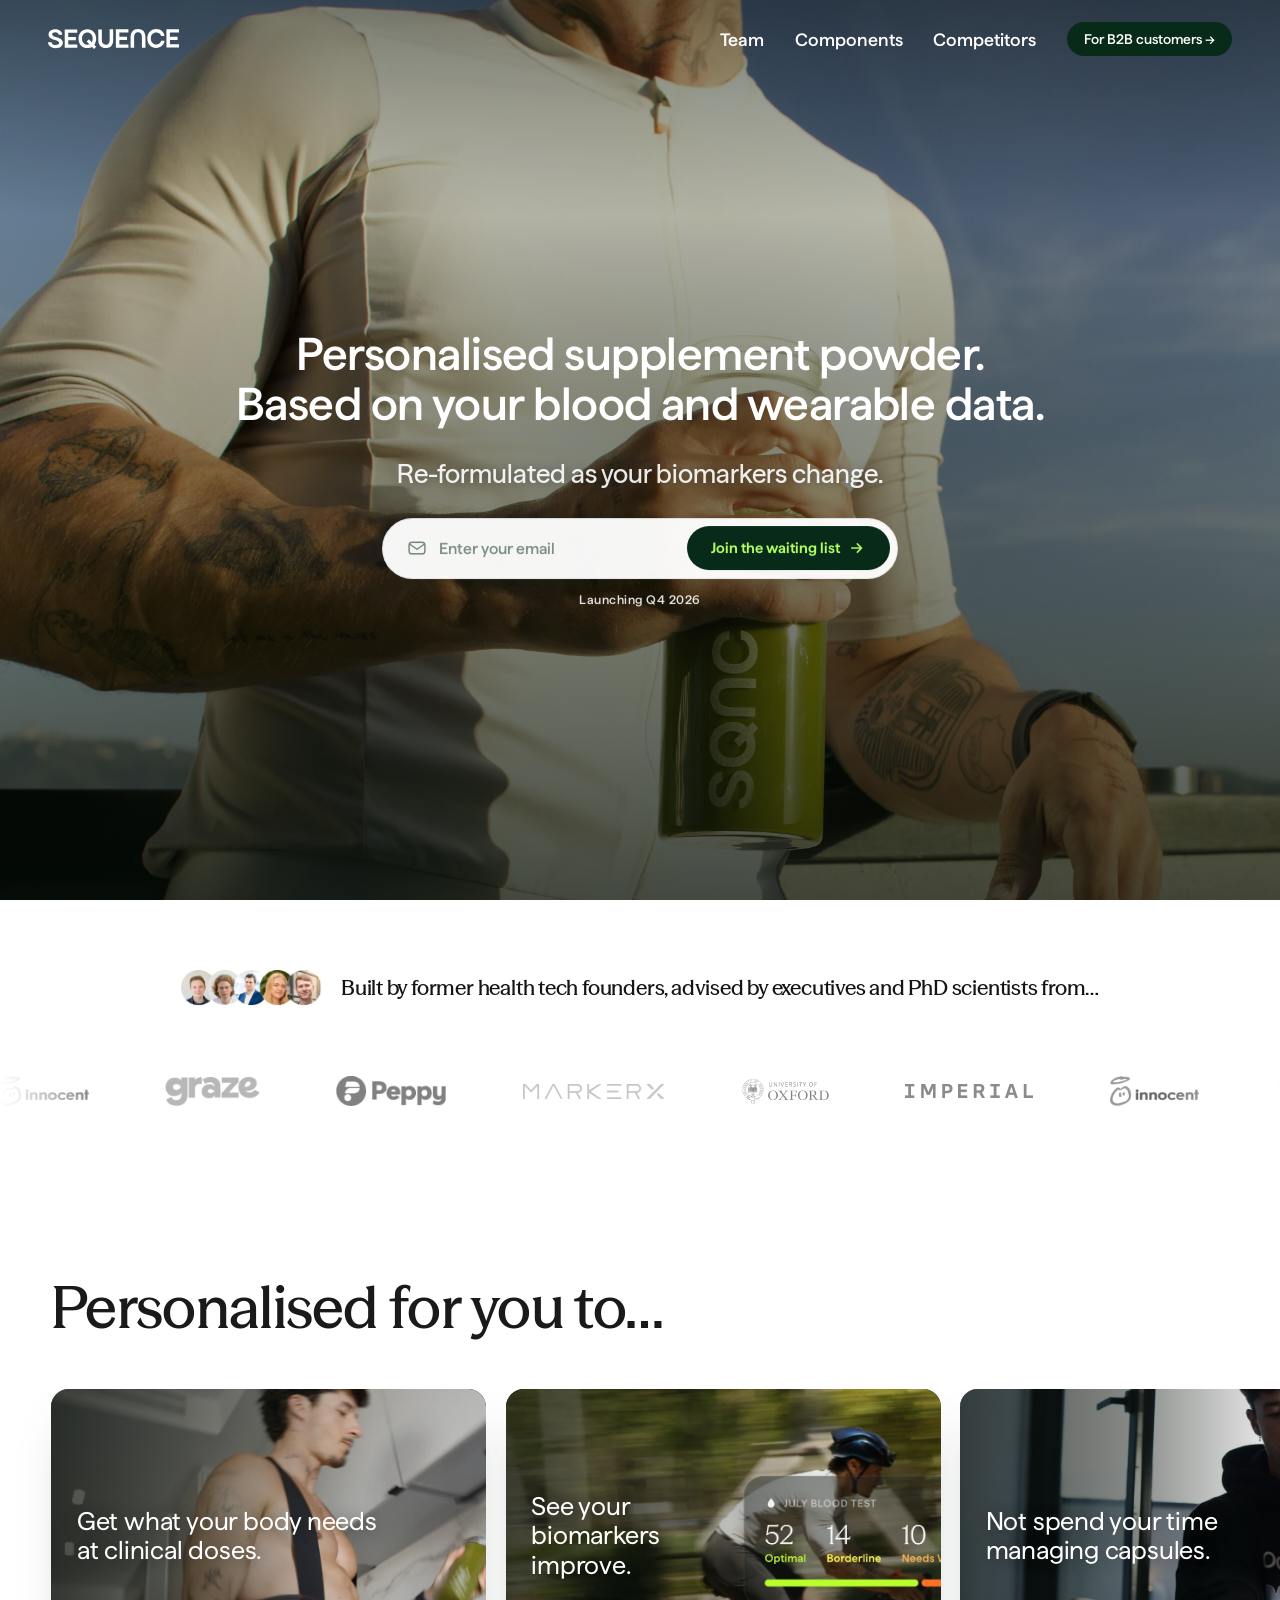
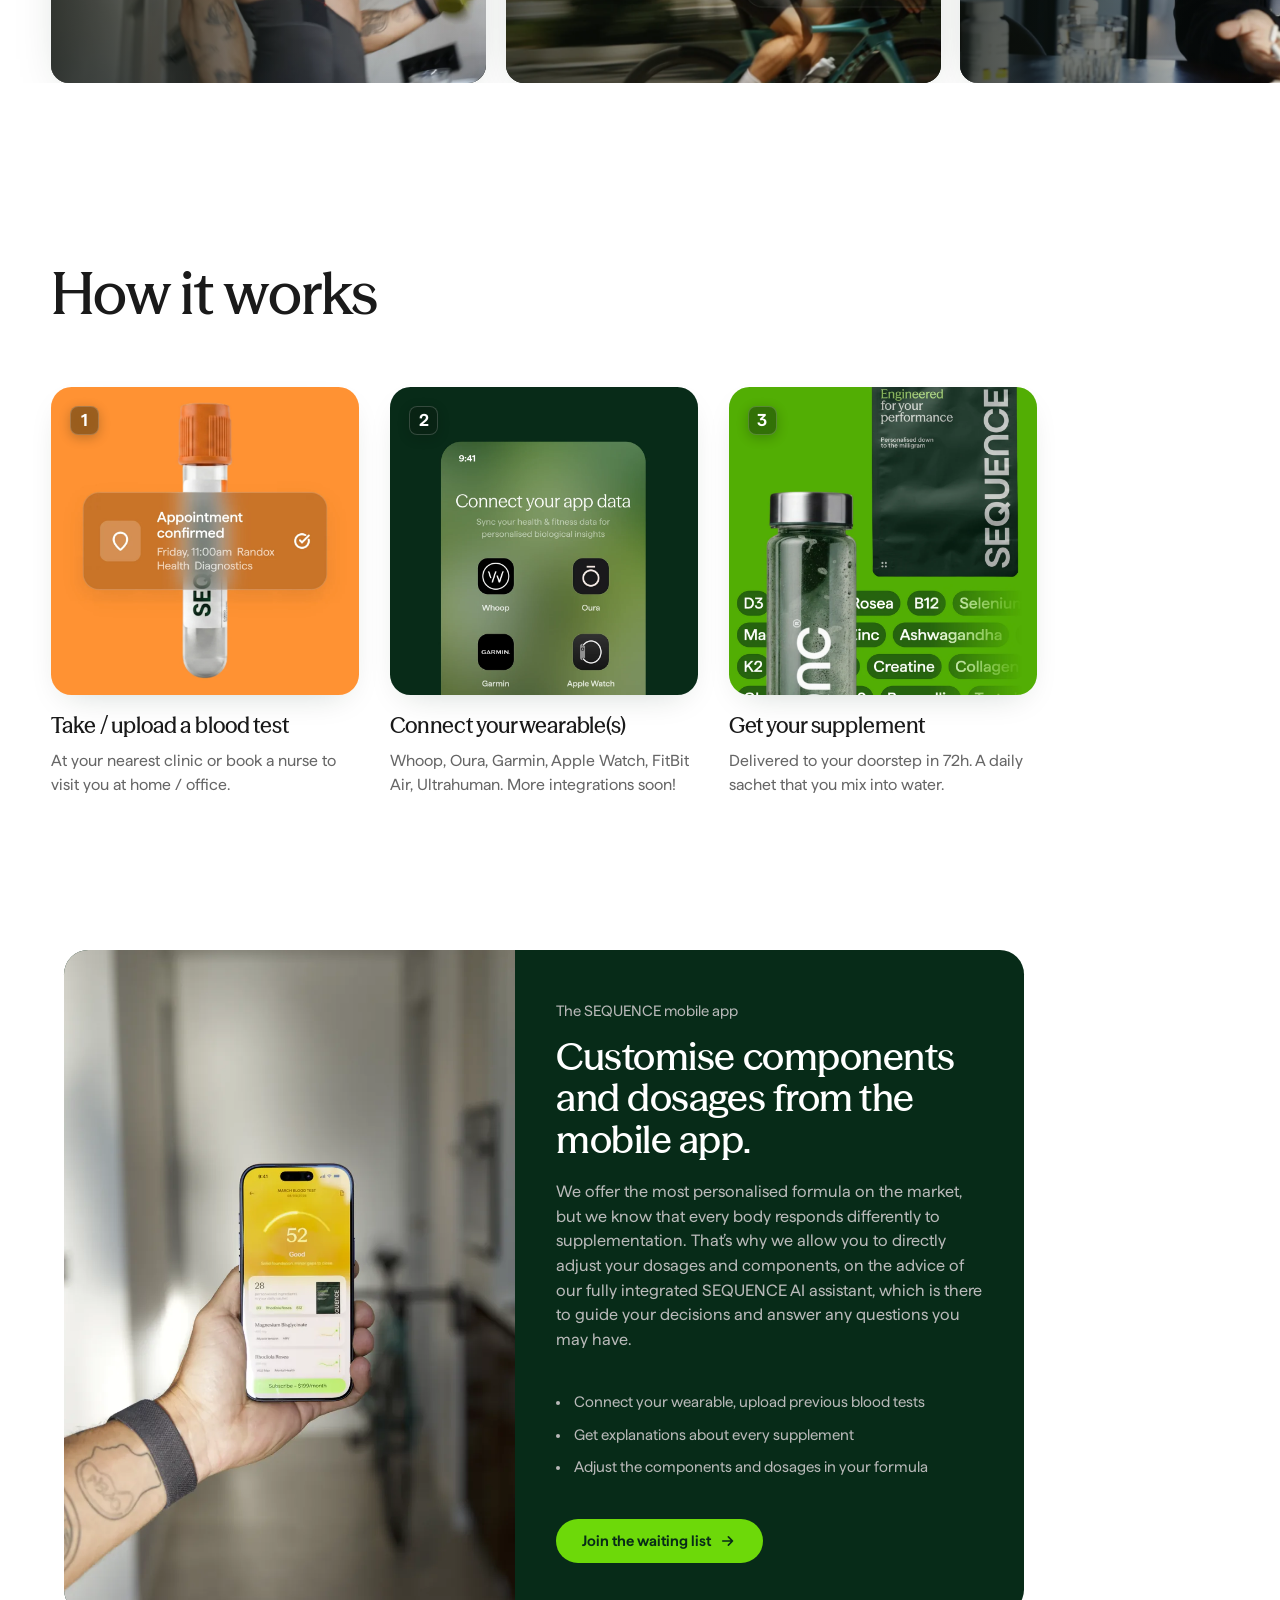
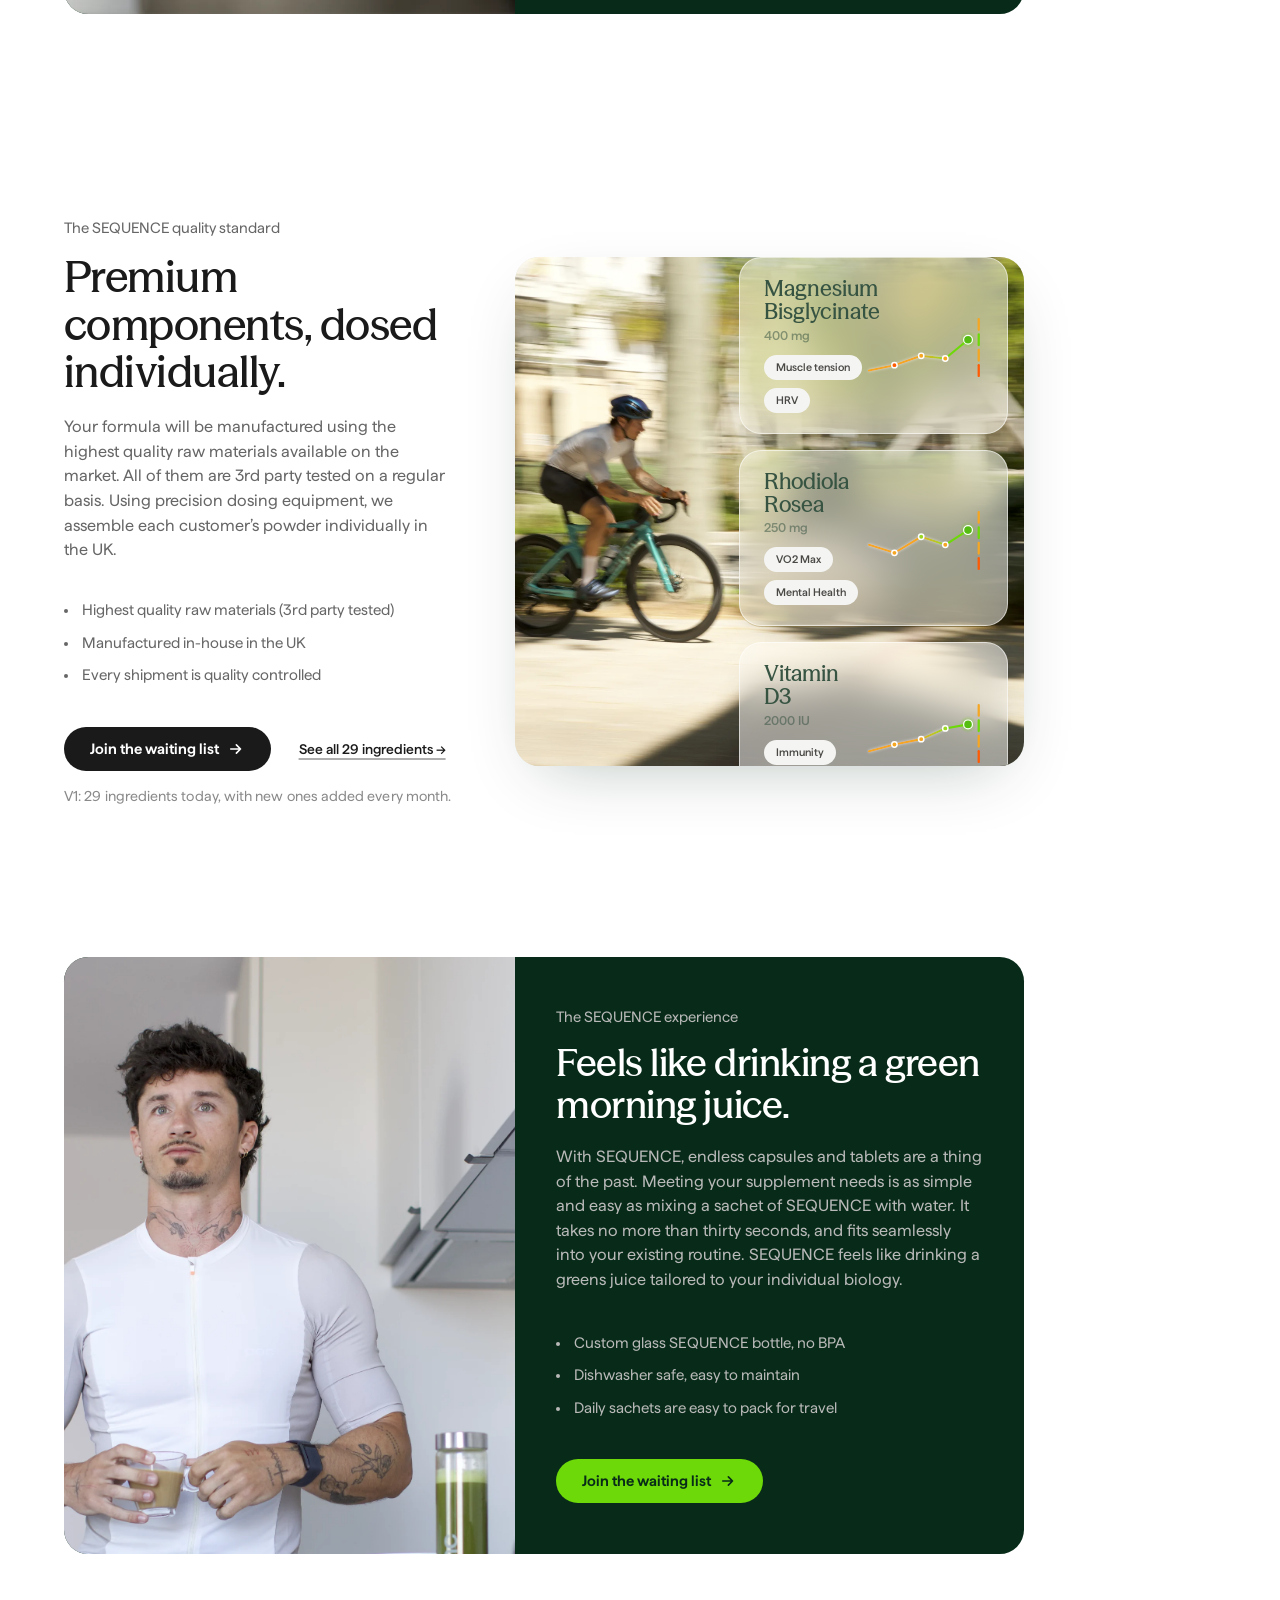
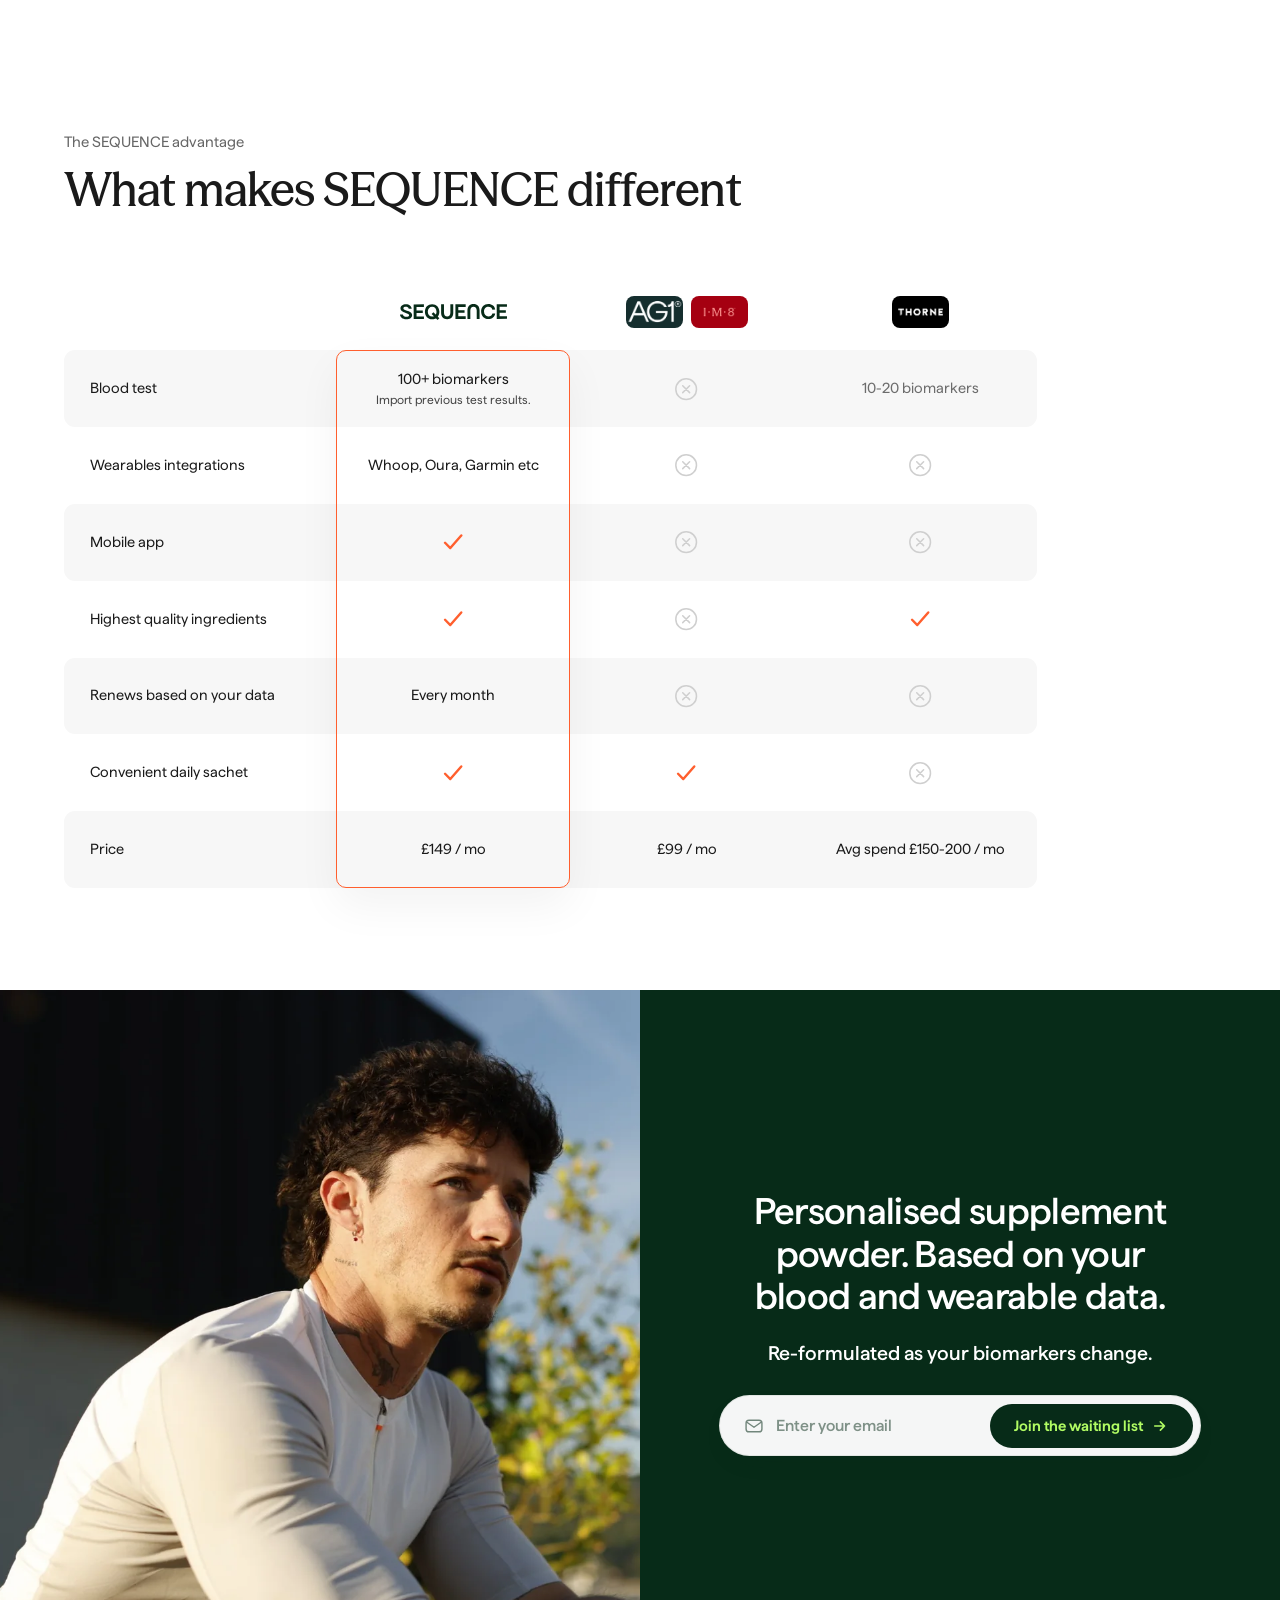
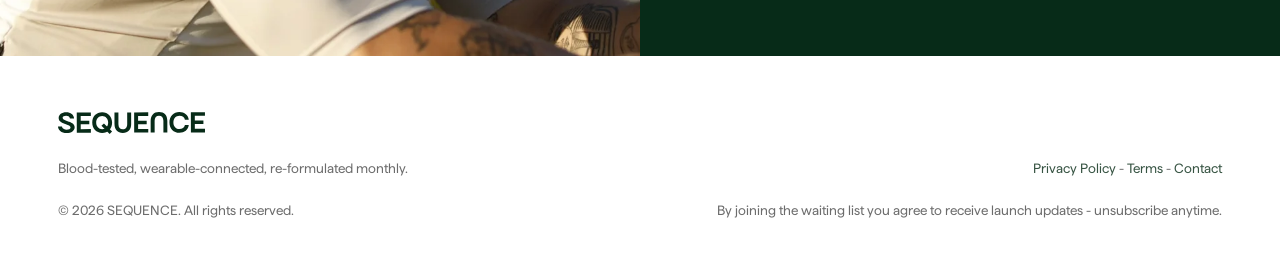
<file: index.html>
<!DOCTYPE html>
<html lang="en-GB">
<head>
<meta charset="UTF-8">
<meta name="viewport" content="width=device-width, initial-scale=1.0">
<title>SEQUENCE - Personalised supplement powder.</title>
<meta name="description" content="SEQUENCE calibrates your daily supplement to your blood work and wearable data - then measures what actually works. Join the waiting list.">
<meta name="theme-color" content="#072B18">
<script>if(location.hostname==='sqnc-landing.pages.dev'||/(^|\.)github\.io$/.test(location.hostname)){location.replace('https://sqnc.co.uk'+location.pathname.replace(/^\/sqnc-landing/,'')+location.search)}</script>
<link rel="canonical" href="https://sqnc.co.uk/">
<meta property="og:title" content="SEQUENCE - Personalised supplement powder.">
<meta property="og:description" content="Based on your blood and wearable data.">
<meta property="og:type" content="website">
<meta property="og:url" content="https://sqnc.co.uk/">
<meta property="og:site_name" content="SEQUENCE">
<meta property="og:image" content="https://sqnc.co.uk/assets/og-hero-v2.jpg">
<meta property="og:image:width" content="1200">
<meta property="og:image:height" content="630">
<meta name="twitter:card" content="summary_large_image">
<meta name="twitter:title" content="SEQUENCE - Personalised supplement powder.">
<meta name="twitter:description" content="Based on your blood and wearable data.">
<meta name="twitter:image" content="https://sqnc.co.uk/assets/og-hero-v2.jpg">
<link rel="icon" href="/favicon.ico" sizes="any">
<link rel="icon" type="image/svg+xml" href="/assets/SQNC_V_GREEN.svg">
<link rel="apple-touch-icon" href="/apple-touch-icon.png">
<link rel="preload" href="assets/fonts/matter-600.woff2" as="font" type="font/woff2" crossorigin>
<link rel="preload" href="assets/fonts/matter-500.woff2" as="font" type="font/woff2" crossorigin>
<link rel="preload" href="assets/hero-rooftop-v2.webp" as="image" media="(min-width: 721px)">
<link rel="preload" href="assets/hero-rooftop-mobile-v3.webp" as="image" media="(max-width: 720px)">
<style>
/* ============================================================
   SEQUENCE — production teaser v1 (from Figma draft 5rfsnt74)
   Vanilla, self-contained, tuned for LCP + snap.
   ============================================================ */
/* Brand trial fonts — Matter (body/UI) + Season Mix (display) */
@font-face{font-family:'Matter';font-style:normal;font-weight:400;font-display:swap;
  src:url('assets/fonts/matter-400.woff2') format('woff2')}
@font-face{font-family:'Matter';font-style:normal;font-weight:500;font-display:swap;
  src:url('assets/fonts/matter-500.woff2') format('woff2')}
@font-face{font-family:'Matter';font-style:normal;font-weight:600;font-display:swap;
  src:url('assets/fonts/matter-600.woff2') format('woff2')}
@font-face{font-family:'Season Mix';font-style:normal;font-weight:400;font-display:swap;
  src:url('assets/fonts/seasonmix-400.woff2') format('woff2')}
@font-face{font-family:'Season Sans';font-style:normal;font-weight:500;font-display:swap;
  src:url('assets/fonts/seasonsans-500.woff2') format('woff2')}
@font-face{font-family:'Season Mix';font-style:normal;font-weight:500;font-display:swap;
  src:url('assets/fonts/seasonmix-500.woff2') format('woff2')}

:root{
  --green:#072B18; --green-soft:#375443; --mineral:#F6F9F2;
  --lime:#B1FC63; --lime-deep:#8DF229; --lime-cta:#6DD909; --orange:#FE5B04; --amber:#B89143;
  --opt:#B9FF2E; --bord:#ffff3f; --need:#FAB14A;
  --ink-60:rgba(255,255,255,.74);
  --ease:cubic-bezier(.16,1,.3,1);
  --sans:'Matter','Inter',system-ui,-apple-system,sans-serif;
  --serif:'Season Mix',Georgia,serif;
}
*{margin:0;padding:0;box-sizing:border-box}
html{overflow-x:clip;scroll-behavior:smooth}
@media(prefers-reduced-motion:reduce){html{scroll-behavior:auto}}
body{font-family:var(--sans);color:var(--green);background:#fff;
  overflow-x:clip;-webkit-font-smoothing:antialiased;text-rendering:optimizeLegibility}
img{display:block;max-width:100%}
::selection{background:var(--lime);color:var(--green)}

/* ---------- HERO ---------- */
.hero{position:relative;min-height:100svh;display:flex;flex-direction:column;
  align-items:center;isolation:isolate;overflow:clip;padding:0 clamp(18px,2.4vw,44px) 56px}
.hero-bg{position:absolute;inset:0;z-index:-1;background:#14251b;
  background-image:url(assets/hero-rooftop-v2.webp);
  background-repeat:no-repeat;background-size:cover;background-position:50% 50%}
.hero-bg::after{content:"";position:absolute;inset:0;pointer-events:none;
  background:
    radial-gradient(120% 78% at 50% 48%, rgba(4,12,7,.34) 0%, rgba(4,12,7,.1) 46%, transparent 72%),
    linear-gradient(to bottom, rgba(4,12,7,.52) 0%, rgba(4,12,7,.16) 24%, rgba(4,12,7,.30) 54%, rgba(4,12,7,.6) 84%, rgba(4,12,7,.74) 100%)}

/* nav — transparent over the sky */
.nav{position:relative;z-index:5;width:100%;max-width:none;display:flex;
  align-items:center;justify-content:space-between;padding:22px 2px 8px}
.nav-logo img{height:18px;width:auto;display:block;filter:brightness(0) invert(1)}
.nav-right{display:flex;align-items:center;gap:clamp(18px,2.4vw,40px)}
.nav-right a{color:#fff;text-decoration:none;font-weight:500;font-size:15px;
  transition:opacity .18s var(--ease),background .18s var(--ease)}
.nav-right a:not(.nav-cta):hover{opacity:.6}
.nav-right a.nav-cta{background:var(--green);color:#fff;padding:9px 17px;border-radius:999px;font-weight:500;font-size:14px}
.nav-right a.nav-cta:hover{background:#0b3f24;opacity:1}

/* floating header — a pill that slides in and follows once you scroll (desktop only) */
.floatnav{display:none}
@media(min-width:921px){
  .floatnav{display:flex;align-items:center;gap:clamp(18px,2.2vw,38px);
    position:fixed;top:14px;left:50%;transform:translateX(-50%) translateY(-26px);z-index:120;
    padding:8px 8px 8px 22px;background:rgba(246,249,242,.82);
    -webkit-backdrop-filter:blur(16px) saturate(1.5);backdrop-filter:blur(16px) saturate(1.5);
    border:1px solid rgba(7,43,24,.08);border-radius:999px;box-shadow:0 14px 44px -14px rgba(7,43,24,.28);
    opacity:0;pointer-events:none;transition:opacity .32s var(--ease),transform .32s var(--ease)}
  .floatnav.show{opacity:1;transform:translateX(-50%) translateY(0);pointer-events:auto}
  .floatnav-logo img{height:17px;width:auto;display:block}
  .floatnav-links{display:flex;align-items:center;gap:clamp(16px,1.9vw,32px)}
  .floatnav a{color:var(--green);text-decoration:none;font-family:var(--sans);font-weight:500;font-size:14px;transition:opacity .18s var(--ease),background .18s var(--ease)}
  .floatnav-links a:hover{opacity:.6}
  .floatnav-cta{background:var(--green);color:#fff!important;padding:9px 18px;border-radius:999px;font-size:13.5px;white-space:nowrap}
  .floatnav-cta:hover{background:#0b3f24}
}
@media(prefers-reduced-motion:reduce){.floatnav{transition:opacity .2s linear}}

/* hero content */
.hero-inner{flex:1;display:flex;flex-direction:column;align-items:center;width:100%;
  padding-top:clamp(24px,4.5svh,60px)}
.headline{max-width:min(1000px,92%);text-align:center;font-weight:600;
  font-size:clamp(1.85rem,4.2vw,3.3rem);line-height:1.14;letter-spacing:-.018em;
  color:#fff;text-wrap:balance}
.headline .nw{white-space:nowrap}
.chip{display:inline-block;height:.86em;aspect-ratio:7/5;vertical-align:-.18em;
  background:#fff;border-radius:.16em;padding:.08em;object-fit:contain;
  box-shadow:0 3px 10px rgba(7,43,24,.14);border:1px solid rgba(255,255,255,.9);margin:0 .16em}
.chip.ring{height:.84em;padding:.06em}
.chip.whoop{height:.92em}
.pill{display:inline-block;height:.92em;width:auto;vertical-align:middle;margin:0 .12em;
  border-radius:.5em;box-shadow:0 4px 14px rgba(7,43,24,.16)}
/* wearable carousel — devices slide out right, next slides in from left */
.wear{position:relative;width:auto;aspect-ratio:174/62;overflow:hidden;isolation:isolate;
  background:#e7cf14 url(assets/chip-band.png) center/cover no-repeat}
.wear .ws{position:absolute;inset:0;display:flex;align-items:center;justify-content:center;
  will-change:transform;transition:transform .55s cubic-bezier(.66,0,.24,1)}
.wear .ws img{height:86%;width:auto;max-width:60%;object-fit:contain;display:block;
  filter:drop-shadow(0 1px 2px rgba(0,0,0,.28))}
@media(prefers-reduced-motion:reduce){.wear .ws{transition:none}}
.subline{margin-top:18px;font-size:clamp(1rem,1.5vw,1.24rem);font-weight:500;
  font-family:'Season Sans','Season Mix',Georgia,serif;
  color:rgba(255,255,255,.88);text-align:center;text-wrap:balance;text-shadow:0 1px 12px rgba(4,10,6,.4)}

/* modern email field — clean pill + inset lime button */
.capture{margin-top:clamp(26px,4svh,40px);width:min(560px,100%);display:flex;flex-direction:column;align-items:center}
.field{display:flex;align-items:center;gap:12px;width:100%;
  background:rgba(255,255,255,.96);border:1px solid rgba(7,43,24,.08);border-radius:999px;
  padding:8px 8px 8px 24px;box-shadow:0 10px 30px -16px rgba(7,43,24,.22);
  transition:transform .25s var(--ease),box-shadow .25s var(--ease)}
.field:focus-within{transform:translateY(-2px);box-shadow:0 18px 52px -12px rgba(7,43,24,.36)}
.field:focus-within{outline:2.5px solid var(--lime-cta);outline-offset:3px}
.field .mail{flex-shrink:0;opacity:.55}
.field input{flex:1;min-width:0;border:0;background:transparent;padding:14px 0;
  font-family:var(--sans);font-size:16.5px;font-weight:500;color:var(--green)}
.field input::placeholder{color:rgba(7,43,24,.5)}
.field input:focus{outline:none}
.field button{position:relative;isolation:isolate;display:inline-flex;align-items:center;gap:8px;border:0;cursor:pointer;flex-shrink:0;
  padding:14px 22px;background:var(--green);color:var(--lime);border-radius:999px;
  font-family:var(--sans);font-weight:600;font-size:15.5px;white-space:nowrap;
  transition:background .18s var(--ease)}
.field button:hover{background:#0b3f24}
.field button svg{transition:transform .22s var(--ease)}
.field button:hover svg{transform:translateX(3px)}
.field button[disabled]{opacity:.7;cursor:wait}
.micro{margin-top:13px;text-align:center;font-size:12.5px;font-weight:500;
  letter-spacing:.04em;color:rgba(255,255,255,.88)}
.joined-pill{display:none;align-items:center;justify-content:center;gap:12px;width:100%;min-height:62px;
  padding:12px 22px;border-radius:32px;background:var(--green);color:#fff;box-shadow:0 14px 44px -12px rgba(7,43,24,.3)}
.joined-pill b{font-weight:600;font-size:clamp(14px,3.4vw,16px);line-height:1.3;text-align:center}
.is-joined .field,.is-joined .micro{display:none}
.is-joined .joined-pill{display:flex}
.field .hp{position:absolute;left:-9999px;width:1px;height:1px;opacity:0;pointer-events:none}
.form-err{margin-top:10px;font-family:var(--sans);font-weight:500;font-size:13.5px;color:#ffd9d0;
  text-align:center;text-shadow:0 1px 8px rgba(4,10,6,.5)}
.is-joined .form-err{display:none}

/* glass biomarker cards */
.cards{--cb:clamp(48px,4.8vw,88px);position:absolute;left:50%;bottom:0;transform:translateX(-50%);margin:0;
  width:min(920px,93vw);height:clamp(230px,21vw,300px);z-index:4;pointer-events:none}
.cards .glass{pointer-events:auto}
.glass{--r:24px;position:relative;border-radius:var(--r);
  background:rgba(37,42,46,.52);backdrop-filter:blur(16px) saturate(1.05);
  -webkit-backdrop-filter:blur(16px) saturate(.92);
  border:1px solid rgba(255,255,255,.18);
  box-shadow:inset 0 1px 0 rgba(255,255,255,.22),0 13px 60px rgba(0,0,0,.14);
  color:#fff;padding:20px 24px;width:100%;
  transition:transform .3s var(--ease)}
.glass:hover{transform:translateY(-3px)}
.g-label{display:flex;align-items:center;gap:10px;font-size:12.5px;font-weight:600;
  letter-spacing:.1em;text-transform:uppercase;color:var(--ink-60)}
.g-label svg{opacity:.95}
.card-blood{max-width:440px;align-self:center}
.blood-stats{display:flex;gap:34px;margin:16px 0 18px}
.blood-stats b{display:block;font-family:var(--serif);font-weight:420;font-size:34px;
  line-height:1;color:#fff}
.blood-stats span{display:block;margin-top:7px;font-size:13.5px;font-weight:600;letter-spacing:.04em}
.s-opt span{color:var(--opt)} .s-bord span{color:var(--bord)} .s-need span{color:var(--need)}
.tri{display:flex;gap:6px;height:10px;border-radius:9px}
.tri i{border-radius:9px;filter:blur(1.3px);opacity:.98}
.tri .a{flex:1;background:linear-gradient(90deg,#8df229,#e2f53a);box-shadow:0 0 15px 1px rgba(160,240,44,.6)}
.tri .b{width:24%;background:#ff7327;box-shadow:0 0 15px 1px rgba(255,115,39,.55)}
.tri .c{width:11%;background:#ff3227;box-shadow:0 0 15px 1px rgba(255,50,39,.55)}
.vial{position:absolute;right:75px;top:18px;height:82px;width:auto;filter:drop-shadow(0 6px 13px rgba(0,0,0,.4));pointer-events:none}
.card-hrv{max-width:600px;display:flex;flex-direction:column;gap:14px}
.hrv-row{display:grid;grid-template-columns:auto 1fr auto;gap:16px;align-items:center}
.card-hrv .watch{width:86px;height:86px;object-fit:contain;filter:drop-shadow(0 6px 14px rgba(0,0,0,.4))}
.hrv-mid .g-label{margin-bottom:12px}
.hrv-title{font-family:var(--serif);font-weight:420;font-size:clamp(19px,2.2vw,24px);line-height:1.08}
.hrv-ms{margin-top:5px;font-size:14px;font-weight:600;color:rgba(255,255,255,.92)}
.hrv-tags{display:flex;gap:8px;margin-top:12px;flex-wrap:wrap}
.hrv-tags span{padding:5px 11px;border-radius:999px;font-size:12.5px;font-weight:600;
  background:rgba(214,220,225,.9);color:#262b2f}
.trend{flex-shrink:0;width:118px}
.trend img{width:100%;height:auto;display:block}
.card-chat{max-width:500px;position:relative;overflow:hidden;isolation:isolate}
.card-chat::before{content:"";position:absolute;z-index:-1;left:6%;right:28%;bottom:-30px;height:72px;
  background:linear-gradient(90deg,rgba(141,242,41,.42),rgba(255,115,39,.3) 60%,rgba(255,50,39,.25));filter:blur(24px);pointer-events:none}
.card-chat .q{margin-top:14px;font-size:15px;color:rgba(255,255,255,.82)}
.card-chat .a{margin-top:6px;font-family:var(--serif);font-weight:420;font-size:22px}
/* hero card cluster — Figma 103:16593: blood centre-front, wearable behind-left, chat behind-right, anchored to hero bottom */
.hero .card-hrv{position:absolute;left:0;bottom:calc(var(--cb) + 18px);width:clamp(280px,23vw,332px);max-width:none;padding:16px 20px;gap:10px;z-index:2}
.hero .card-hrv .watch{width:44px;height:44px}
.hero .card-hrv .trend{width:64px}
.hero .card-hrv .hrv-row{gap:10px}
.hero .card-hrv .hrv-title{font-size:16.5px;line-height:1.05}
.hero .card-hrv .hrv-ms{margin-top:3px;font-size:12.5px}
.hero .card-hrv .hrv-tags{flex-wrap:nowrap;margin-top:8px}
.hero .card-hrv .hrv-tags span{padding:3px 8px;font-size:11px;white-space:nowrap}
.hero .card-blood{position:absolute;left:0;right:0;margin-inline:auto;bottom:var(--cb);width:clamp(400px,32vw,456px);max-width:none;z-index:3}
.hero .card-chat{position:absolute;right:0;bottom:calc(var(--cb) + 18px);width:clamp(280px,23vw,332px);max-width:none;z-index:2}
.hero .card-chat .g-label{justify-content:flex-end}

/* ---------- SOCIAL PROOF + LOGO MARQUEE ---------- */
.social{background:#fff;padding:clamp(40px,5.5vw,80px) 0 clamp(40px,5vw,72px)}
.social-head{display:flex;align-items:center;justify-content:center;flex-wrap:wrap;
  gap:clamp(12px,1.5vw,19px);max-width:1040px;margin:0 auto;padding:0 clamp(20px,4vw,44px);text-align:center}
.avatar-stack{height:36px;width:auto;flex-shrink:0}
.social-text{font-family:var(--serif);font-weight:500;color:#141414;
  font-size:clamp(1.02rem,1.65vw,1.55rem);letter-spacing:-.01em;line-height:1.32;text-wrap:balance}
.marquee{position:relative;margin-top:clamp(30px,4vw,56px);width:100%;overflow:hidden;height:clamp(50px,6vw,66px);
  -webkit-mask:linear-gradient(to right,transparent,#000 9%,#000 91%,transparent);
  mask:linear-gradient(to right,transparent,#000 9%,#000 91%,transparent)}
.marquee-row{position:absolute;top:0;left:0;height:100%;display:flex;align-items:center;
  gap:clamp(46px,6vw,92px);width:max-content;animation:marquee 40s linear infinite;animation-play-state:paused;will-change:transform}
.marquee.go .marquee-row{animation-play-state:running}
.mlogo{height:auto;max-height:30px;max-width:150px;width:auto;object-fit:contain;opacity:.6;filter:grayscale(1);flex-shrink:0}
@keyframes marquee{from{transform:translateX(-50%)}to{transform:translateX(0)}}
html.static .marquee-row{animation:none!important}
@media(prefers-reduced-motion:reduce){.marquee-row{animation:none;transform:none}.rail-fill,.rail-dot{transition:none}}
@media(max-width:720px){
  .social{padding-top:clamp(62px,18vw,96px);padding-bottom:26px}
  .social-head{flex-direction:column;gap:10px}
  .avatar-stack{height:30px}
  .social-text{font-size:0.9rem;line-height:1.3}
  /* built-by: static 3x2 logo grid on mobile (no marquee animation) */
  .marquee{margin-top:clamp(26px,7vw,40px);height:auto;overflow:visible;-webkit-mask:none;mask:none;max-width:340px;margin-left:auto;margin-right:auto}
  .marquee-row{position:static;transform:none;animation:none!important;width:100%;
    display:grid;grid-template-columns:repeat(3,1fr);gap:clamp(20px,6vw,32px) clamp(8px,3vw,18px);place-items:center}
  .marquee-row>.mlogo:nth-child(n+7){display:none}
  .mlogo{max-height:19px;max-width:70px;opacity:.62}
}

/* ---------- HOW IT WORKS ---------- */
.hiw{background:#fff;padding:clamp(72px,8vw,132px) clamp(24px,4vw,60px) clamp(88px,9vw,150px)}
.hiw-head,.pers-head{max-width:1000px;margin:0 auto;text-align:center}
@media(min-width:721px){
  /* left-aligned section headers, flush with the card grid (pinned left, not centred) */
  .hiw-head,.pers-head{max-width:1200px;text-align:left;margin-inline:0 auto}
  .pers-brk{display:none} /* forced break only on mobile: "Personalised" / "for you to…" */
}
.hiw-head h2,.pers-head h2{font-family:var(--serif);font-weight:500;color:#1a1a1a;
  font-size:clamp(2.6rem,4.6vw,70px);line-height:1.03;letter-spacing:-.012em}
.hiw-head p,.pers-head p{margin-top:20px;font-family:var(--sans);font-weight:400;color:#666;
  font-size:clamp(1.15rem,1.95vw,30px);line-height:1.34;text-wrap:balance}
/* intro header for the app/components/drinking product sequence */
.seq-intro{margin-top:clamp(-72px,-6vw,-36px);padding:0 clamp(24px,4vw,60px) clamp(34px,4.5vw,60px)}
.hiw-grid{max-width:1200px;margin:clamp(48px,5vw,84px) 0 0;
  display:grid;grid-template-columns:repeat(3,1fr);gap:clamp(24px,2.4vw,40px)}
/* reserve the right gutter for the fixed side-menu across how-it-works + competitors (desktop) */
@media(min-width:1200px){section.hiw,section.cmp,.seq-intro{padding-right:clamp(210px,19vw,320px)}}
.hiw-deck{display:contents} /* load-bearing: keeps the 4 cards as direct grid/flex children */
.hiw-card img{width:100%;height:auto;aspect-ratio:1;object-fit:cover;display:block;
  border-radius:clamp(18px,1.6vw,26px);box-shadow:0 12px 34px -16px rgba(7,43,24,.22)}
.hiw-media{position:relative;display:block}
.hiw-card picture{display:block}
.hiw-num{position:absolute;top:6.2%;left:6.2%;width:9.4%;aspect-ratio:1;
  display:flex;align-items:center;justify-content:center;border-radius:28%;
  background:rgba(16,24,18,.42);backdrop-filter:blur(9px) saturate(1.15);-webkit-backdrop-filter:blur(9px) saturate(1.15);
  border:1px solid rgba(255,255,255,.18);box-shadow:0 3px 12px rgba(7,20,12,.24);
  color:#fff;font-family:var(--sans);font-weight:600;font-size:clamp(13px,1.35vw,19px);
  line-height:1;pointer-events:none}
.hiw-card h3{margin-top:clamp(18px,1.5vw,26px);font-family:var(--serif);font-weight:500;
  color:#1a1a1a;font-size:clamp(1.35rem,1.7vw,30px);line-height:1.12;letter-spacing:-.006em}
.hiw-card p{margin-top:10px;font-family:var(--sans);font-weight:400;color:#666;
  font-size:clamp(1rem,1.15vw,20px);line-height:1.5}
@media(min-width:721px) and (max-width:920px){.hiw-grid{grid-template-columns:repeat(2,1fr);max-width:820px}}
/* mobile: plain vertical scroll — wide rectangular cards, centered title + description */
@media(max-width:720px){
  .hiw{padding-top:clamp(40px,9vw,60px)}
  .hiw-grid{display:flex;flex-direction:column;gap:clamp(30px,7.5vw,46px);
    max-width:440px;margin:clamp(28px,7vw,44px) auto 0;height:auto}
  .hiw-card{text-align:center}
  .hiw-card img{aspect-ratio:377/248;border-radius:18px;box-shadow:0 14px 34px -18px rgba(7,43,24,.26)}
  /* cards 2+3 use dedicated 377x248 mobile assets (full phone screen / bottle with cap headroom) */
  .hiw-num{top:14px;left:16px;width:34px;border-radius:10px;font-size:16px}
  .hiw-card h3{margin-top:clamp(15px,4vw,22px);font-size:clamp(1.35rem,6vw,1.72rem)}
  .hiw-card p{margin-top:9px;max-width:33ch;margin-left:auto;margin-right:auto;font-size:clamp(1rem,3.9vw,1.12rem)}
}

/* ---------- MOBILE APP ---------- */
.app{background:#fff;padding:clamp(20px,3vw,64px) clamp(24px,4vw,60px) clamp(72px,8vw,132px)}
.app-card{max-width:1580px;margin:0 auto;display:flex;align-items:stretch;
  min-height:clamp(460px,47vw,800px);
  border-radius:clamp(20px,1.9vw,28px);overflow:hidden;background:var(--green)}
.app-photo{position:relative;flex:0 0 47%}
.app-photo img{position:absolute;inset:0;width:100%;height:100%;object-fit:cover;object-position:50% 46%}
.app-panel{flex:1 1 auto;color:#fff;display:flex;flex-direction:column;justify-content:center;
  padding:clamp(40px,4vw,64px) clamp(36px,3.2vw,56px)}
.app-label{font-family:var(--sans);font-weight:400;color:#b9b9b9;font-size:clamp(15px,1.15vw,18px)}
.app-title{margin-top:16px;font-family:var(--serif);font-weight:500;
  font-size:clamp(2rem,3vw,52px);line-height:1.09;letter-spacing:-.012em}
.app-desc{margin-top:18px;font-family:var(--sans);font-weight:400;color:#b9b9b9;
  font-size:clamp(1rem,1.28vw,20px);line-height:1.5;max-width:600px}
.app-points{margin-top:clamp(28px,3.2vw,46px);list-style:none;display:flex;flex-direction:column;gap:12px;max-width:600px}
.app-points li{position:relative;padding-left:18px;font-family:var(--sans);font-weight:400;
  color:#b9b9b9;font-size:clamp(.95rem,1.05vw,18px);line-height:1.35}
.app-points li::before{content:"";position:absolute;left:0;top:.6em;width:4px;height:4px;border-radius:50%;background:#b9b9b9}
.app-cta{margin-top:clamp(30px,3.2vw,46px);align-self:flex-start;display:inline-flex;align-items:center;gap:8px;
  background:var(--lime-cta);color:var(--green);text-decoration:none;
  padding:13px 26px;border-radius:999px;
  font-family:var(--sans);font-weight:600;font-size:15px;white-space:nowrap;
  transition:filter .18s var(--ease),transform .18s var(--ease)}
.app-cta svg{transition:transform .22s var(--ease)}
.app-cta:hover{filter:brightness(1.05)}
.app-cta:hover svg{transform:translateX(3px)}
.app-cta:focus-visible{outline:3px solid #fff;outline-offset:3px}
/* persistent right-side section menu (desktop >=1200) + reveal-on-scroll */
.side-menu{display:none}
.side-menu-item{position:relative;display:flex;align-items:baseline;justify-content:space-between;gap:16px;
  padding-left:20px;font-family:var(--sans);font-weight:500;font-size:clamp(15px,1.05vw,17px);color:#6f6f6f;line-height:1.4;transition:color .35s var(--ease)}
.side-menu-item.on{color:#1a1a1a}
.side-menu-item.on::before{content:"";position:absolute;left:0;top:3px;bottom:3px;width:2px;border-radius:2px;background:#1a1a1a}
.side-menu-n{color:inherit;font-variant-numeric:tabular-nums;flex-shrink:0}
.reveal{opacity:0;transform:translateY(30px);transition:opacity .7s var(--ease),transform .7s var(--ease)}
.reveal.in{opacity:1;transform:none}
@media(prefers-reduced-motion:reduce){.reveal{opacity:1;transform:none;transition:none}}
@media(min-width:1200px){
  .side-menu{display:flex;flex-direction:column;gap:clamp(12px,1.1vw,18px);
    position:fixed;right:clamp(28px,3vw,80px);top:50%;transform:translateY(-50%);width:clamp(180px,15vw,240px);z-index:40;
    opacity:0;pointer-events:none;transition:opacity .4s var(--ease)}
  .side-menu.show{opacity:1;pointer-events:auto}
  /* un-dock the app image + reserve a right gutter for the fixed menu (comp gutter is set after the .comp rules below) */
  .app{padding-left:clamp(24px,5vw,120px);padding-right:clamp(220px,20vw,340px)}
  .app-card{max-width:none;margin:0}
}

/* ---------- COMPONENTS ---------- */
.comp{max-width:1560px;margin:0 auto;background:#fff;padding:clamp(56px,8vw,120px) clamp(24px,4vw,60px) clamp(72px,9vw,140px)}
.comp-text{max-width:640px}
.comp-label{font-family:var(--sans);font-weight:400;color:#666;font-size:clamp(15px,1.15vw,18px)}
.comp-title{margin-top:16px;font-family:var(--serif);font-weight:500;color:#1a1a1a;
  font-size:clamp(2.1rem,3.4vw,56px);line-height:1.1;letter-spacing:-.012em}
.comp-desc{margin-top:18px;font-family:var(--sans);font-weight:400;color:#666;font-size:clamp(1rem,1.28vw,20px);line-height:1.5;max-width:600px}
.comp-points{margin-top:clamp(26px,3vw,40px);list-style:none;display:flex;flex-direction:column;gap:12px}
.comp-points li{position:relative;padding-left:18px;font-family:var(--sans);font-weight:400;color:#666;font-size:clamp(.95rem,1.05vw,18px);line-height:1.35}
.comp-points li::before{content:"";position:absolute;left:0;top:.6em;width:4px;height:4px;border-radius:50%;background:#666}
.comp-cta{margin-top:clamp(30px,3.2vw,46px);display:inline-flex;align-items:center;gap:8px;background:#1a1a1a;color:#fff;text-decoration:none;
  padding:13px 26px;border-radius:999px;font-family:var(--sans);font-weight:600;font-size:15px;
  white-space:nowrap;transition:background .18s var(--ease),transform .18s var(--ease)}
.comp-cta svg{transition:transform .22s var(--ease)}
.comp-cta:hover{background:#333}
.comp-cta:hover svg{transform:translateX(3px)}
.comp-cta:focus-visible{outline:3px solid #1a1a1a;outline-offset:3px}
.comp-media{position:relative;aspect-ratio:1;border-radius:clamp(20px,1.9vw,26px);overflow:hidden;background:#e8e6e0;box-shadow:0 22px 64px -26px rgba(7,43,24,.3)}
.comp-bike{position:absolute;inset:0;width:100%;height:100%;object-fit:cover;object-position:82% 50%}
/* card track uses per-card margin (no gap / no vertical padding) so translateY(-50%) loops seamlessly */
.comp-cards{position:absolute;left:0;right:0;top:0;display:flex;flex-direction:column;padding:0 16px;animation:compscroll 48s linear infinite;will-change:transform}
.comp-media:hover .comp-cards{animation-play-state:paused}
@keyframes compscroll{to{transform:translateY(-50%)}}
.ing-card{flex-shrink:0;display:flex;align-items:center;justify-content:space-between;gap:16px;padding:20px 24px;margin-bottom:16px;border-radius:22px;
  background:rgba(255,255,255,.5);-webkit-backdrop-filter:blur(20px) saturate(1.6);backdrop-filter:blur(20px) saturate(1.6);
  border:1px solid rgba(255,255,255,.55);box-shadow:0 14px 40px -18px rgba(0,0,0,.22)}
.ing-info{min-width:0}
.ing-title{display:flex;flex-direction:column;align-items:flex-start;gap:4px;margin:0}
.ing-name{font-family:var(--serif);font-weight:500;color:#375443;font-size:clamp(18px,1.7vw,25px);line-height:1.05}
.ing-dose{font-family:var(--sans);font-weight:500;color:#304d3c;opacity:.5;font-size:clamp(12px,1vw,15px)}
.ing-tags{display:flex;flex-wrap:wrap;gap:8px;margin-top:12px}
.ing-tags span{background:#f4f4f2;color:#494845;padding:6px 12px;border-radius:999px;font-family:var(--sans);font-weight:500;font-size:clamp(11px,.85vw,13px);white-space:nowrap}
.ing-spark{flex-shrink:0;width:clamp(112px,9.2vw,146px);height:auto}
@media(prefers-reduced-motion:reduce){.comp-cards{animation:none}}
@media(min-width:921px){
  .comp{display:flex;align-items:center;gap:clamp(40px,5vw,96px)}
  .comp-text{flex:1 1 auto}
  .comp-media{flex:0 0 53%;margin-left:auto}
  .comp-cards{left:44%;padding-left:0}
}
@media(min-width:1200px){
  /* align components to the app's left band + reserve the same right gutter for the fixed menu */
  .comp{max-width:none;margin:0;padding-left:clamp(24px,5vw,120px);padding-right:clamp(220px,20vw,340px)}
}
@media(max-width:920px){
  .comp{display:flex;flex-direction:column;gap:clamp(34px,7vw,52px)}
  .comp-media{order:-1;width:100%;max-width:500px;margin:0 auto}
  .comp-text{max-width:none}
  /* right-align the cards, cyclist zoomed on the left; keep titles on one line + graph inside the card */
  .comp-cards{left:auto;right:0;width:69%;padding:0 10px 0 0}
  .comp-bike{object-position:84% 42%;transform:scale(1.34);transform-origin:28% 50%}
  .ing-card{padding:13px 15px;gap:9px}
  .ing-name{font-size:15px;line-height:1.1}
  .ing-dose{font-size:11.5px}
  .ing-tags{margin-top:9px;gap:6px}
  .ing-tags span{font-size:11px;padding:5px 10px}
  .ing-spark{width:54px}
}
@media(max-width:720px){
  .comp-cta{white-space:normal;justify-content:center;padding:14px 24px;align-self:stretch;display:flex;width:100%}
}
@media(max-width:920px){
  .app-card{flex-direction:column;min-height:0}
  .app-photo{flex:none;width:100%;aspect-ratio:16/11;overflow:hidden}
  .app-photo img{object-position:50% 44%;transform:scale(1.42);transform-origin:50% 46%}
  .app-panel{padding:clamp(30px,6vw,52px) clamp(26px,5.6vw,48px) clamp(36px,7vw,54px)}
  .app-title{font-size:clamp(2rem,6vw,2.9rem)}
  .app-desc{font-size:clamp(1rem,2.4vw,1.15rem)}
  .app-points li{font-size:clamp(.95rem,2.2vw,1.05rem)}
  .app-cta{align-self:stretch;justify-content:center}
}
@media(max-width:720px){
  .app{padding-left:16px;padding-right:16px}
  .app-cta{padding:14px 24px;white-space:normal}
}

/* ---------- DRINKING SEQUENCE (image-left card + green panel — like the app card) ---------- */
.drink{background:#fff;padding:clamp(20px,3vw,64px) clamp(24px,4vw,60px) clamp(72px,8vw,132px)}
.drink-card{max-width:1580px;margin:0 auto;display:flex;align-items:stretch;
  min-height:clamp(440px,40vw,720px);
  border-radius:clamp(20px,1.9vw,28px);overflow:hidden;background:var(--green)}
.drink-photo{position:relative;flex:0 0 47%}
.drink-photo img{position:absolute;inset:0;width:100%;height:100%;object-fit:cover;object-position:50% 46%}
.drink-panel{flex:1 1 auto;color:#fff;display:flex;flex-direction:column;justify-content:center;
  padding:clamp(40px,4vw,64px) clamp(36px,3.2vw,56px)}
.drink-label{font-family:var(--sans);font-weight:400;color:#b9b9b9;font-size:clamp(15px,1.15vw,18px)}
.drink-title{margin-top:16px;font-family:var(--serif);font-weight:500;
  font-size:clamp(2rem,3vw,52px);line-height:1.09;letter-spacing:-.012em}
.drink-desc{margin-top:18px;font-family:var(--sans);font-weight:400;color:#b9b9b9;
  font-size:clamp(1rem,1.28vw,20px);line-height:1.5;max-width:600px}
.drink-points{margin-top:clamp(28px,3.2vw,46px);list-style:none;display:flex;flex-direction:column;gap:12px;max-width:600px}
.drink-points li{position:relative;padding-left:18px;font-family:var(--sans);font-weight:400;
  color:#b9b9b9;font-size:clamp(.95rem,1.05vw,18px);line-height:1.35}
.drink-points li::before{content:"";position:absolute;left:0;top:.6em;width:4px;height:4px;border-radius:50%;background:#b9b9b9}
.drink-cta{margin-top:clamp(30px,3.2vw,46px);align-self:flex-start;display:inline-flex;align-items:center;gap:8px;
  background:var(--lime-cta);color:var(--green);text-decoration:none;
  padding:13px 26px;border-radius:999px;
  font-family:var(--sans);font-weight:600;font-size:15px;white-space:nowrap;
  transition:filter .18s var(--ease),transform .18s var(--ease)}
.drink-cta svg{transition:transform .22s var(--ease)}
.drink-cta:hover{filter:brightness(1.05)}
.drink-cta:hover svg{transform:translateX(3px)}
.drink-cta:focus-visible{outline:3px solid #fff;outline-offset:3px}
@media(min-width:1200px){
  /* align the image to the app image's left band + reserve the right gutter for the fixed menu */
  .drink{padding-left:clamp(24px,5vw,120px);padding-right:clamp(220px,20vw,340px)}
  .drink-card{max-width:none;margin:0}
}
@media(max-width:920px){
  .drink-card{flex-direction:column;min-height:0}
  .drink-photo{flex:none;width:100%;aspect-ratio:5/4}
  .drink-photo img{object-position:50% 88%}
  .drink-panel{padding:clamp(30px,6vw,52px) clamp(26px,5.6vw,48px) clamp(36px,7vw,54px)}
  .drink-title{font-size:clamp(2rem,6vw,2.9rem)}
  .drink-desc{font-size:clamp(1rem,2.4vw,1.15rem)}
  .drink-points li{font-size:clamp(.95rem,2.2vw,1.05rem)}
  .drink-cta{align-self:stretch;justify-content:center}
}
@media(max-width:720px){
  .drink{padding-left:16px;padding-right:16px}
  .drink-cta{padding:14px 24px;white-space:normal}
}

/* ---------- COMPETITOR COMPARISON ---------- */
.cmp{background:#fff;padding:clamp(48px,6vw,104px) clamp(20px,5vw,120px) clamp(60px,8vw,128px)}
.cmp-inner{max-width:1650px;margin:0 auto}
.cmp-label{font-family:var(--sans);font-weight:400;color:#666;font-size:clamp(15px,1.15vw,18px)}
.cmp-title{margin-top:14px;font-family:var(--serif);font-weight:500;color:#1a1a1a;
  font-size:clamp(2rem,3.6vw,56px);line-height:1.1;letter-spacing:-.012em;max-width:1269px}
.cmp-toggle{display:none}
.cmp-table{position:relative;margin-top:clamp(36px,4.5vw,72px)}
.cmp-row{display:grid;grid-template-columns:28% 24% 24% 24%;align-items:center;min-height:clamp(64px,6vw,88px);border-radius:11px}
.cmp-headrow{min-height:clamp(70px,6vw,100px)}
.cmp-body{position:relative}
.cmp-body .cmp-row:nth-child(odd){background:#f7f7f7}
.cmp-feat{padding:14px 16px 14px clamp(16px,2vw,33px);font-family:var(--sans);font-weight:400;color:#1a1a1a;font-size:clamp(14px,1.15vw,19px);line-height:1.3}
.cmp-c{padding:12px clamp(10px,1.4vw,24px);display:flex;flex-direction:column;align-items:center;justify-content:center;gap:3px;text-align:center;
  font-family:var(--sans);font-weight:400;color:#1a1a1a;font-size:clamp(14px,1.15vw,19px);line-height:1.3}
.cmp-sub{font-size:clamp(11px,.95vw,16px);color:#1a1a1a;opacity:.8;line-height:1.3}
.cmp-muted{color:#6c6c6c}
.cmp-ico{width:clamp(20px,1.9vw,27px);height:auto;display:block}
.cmp-logo-sqnc{height:clamp(11px,3vw,14px);width:auto;display:block}
.cmp-logo-lg{display:none}
@media(min-width:921px){.cmp-logo-sm{display:none}.cmp-logo-lg{display:block;height:clamp(13px,1.25vw,18px);width:auto}}
.cmp-logos{display:inline-flex;gap:8px;align-items:center}
.cmp-brand{height:clamp(27px,2.5vw,38px);width:auto;display:block;border-radius:8px}
.cmp-highlight{position:absolute;top:0;bottom:0;left:28%;width:24%;border:1.5px solid #ff5f2e;border-radius:10px;
  box-shadow:0 18px 44px rgba(0,0,0,.05);pointer-events:none;z-index:3}
@media(max-width:920px){
  .cmp-toggle{display:inline-flex;gap:5px;margin:22px 0 4px;background:#f0f0f0;border-radius:999px;padding:5px}
  .cmp-tog{border:0;background:transparent;font-family:var(--sans);font-weight:500;font-size:15px;color:#666;
    padding:9px 18px;border-radius:999px;cursor:pointer;transition:background .2s var(--ease),color .2s var(--ease)}
  .cmp-tog.on{background:#fff;color:#1a1a1a;box-shadow:0 2px 8px rgba(0,0,0,.1)}
  .cmp-row{grid-template-columns:38% 31% 31%}
  .cmp-table[data-comp="ag"] .cmp-thorne{display:none}
  .cmp-table[data-comp="thorne"] .cmp-ag{display:none}
  .cmp-highlight{left:38%;width:31%}
  .cmp-feat{font-size:14px;padding-left:14px}
  .cmp-c{font-size:14px;padding:12px 8px}
  .cmp-brand{height:26px}
  .cmp-logos{gap:5px}
}
@media(max-width:520px){
  .cmp-row{grid-template-columns:40% 30% 30%}
  .cmp-highlight{left:40%;width:30%}
  .cmp-feat{font-size:12.5px;padding-left:12px}
  .cmp-c{font-size:12.5px;padding:11px 5px}
  .cmp-sub{font-size:11px}
}

/* ---------- CLOSING CTA (photo left + green panel — echoes the hero) ---------- */
.cta2{display:flex;align-items:stretch;min-height:clamp(500px,52vw,860px);background:var(--green)}
.cta2-photo{position:relative;flex:0 0 50%;overflow:hidden}
.cta2-photo img{position:absolute;inset:0;width:100%;height:100%;object-fit:cover;object-position:26% 50%}
.cta2-panel{flex:1 1 50%;display:flex;flex-direction:column;align-items:center;justify-content:center;text-align:center;
  padding:clamp(44px,5vw,88px) clamp(28px,5vw,96px)}
.cta2-title{max-width:720px;font-family:var(--sans);font-weight:500;color:#fff;
  font-size:clamp(1.7rem,2.9vw,3.35rem);line-height:1.14;letter-spacing:-.018em;text-wrap:balance}
.cta2-title .nw{white-space:nowrap}
.cta2-title .pill{box-shadow:0 9px 31px rgba(7,43,24,.3)}
.cta2-sub{margin-top:clamp(16px,1.8vw,26px);max-width:620px;font-family:var(--sans);font-weight:500;
  font-size:clamp(1.05rem,1.55vw,1.5rem);line-height:1.35;color:#fff;text-wrap:balance}
.cta2-capture{width:min(516px,100%)}
@media(max-width:920px){
  .cta2{flex-direction:column;min-height:0}
  .cta2-photo{flex:none;width:100%;aspect-ratio:16/11}
  .cta2-panel{padding:clamp(40px,8vw,64px) clamp(16px,4vw,40px) clamp(48px,9vw,72px)}
  .cta2-title{width:100%;font-size:clamp(1.2rem,4.5vw,1.7rem);text-wrap:pretty}
  .cta2-title .nw{white-space:normal}
  .cta2-title .pill{height:.74em;margin:0 .06em}
  .cta2-sub{font-size:clamp(1rem,3.4vw,1.2rem)}
}

/* ---------- LEFT SCROLL RAIL (desktop ≥1200px) ---------- */
.rail-scope{position:relative}
.rail{position:absolute;left:clamp(16px,1.4vw,46px);top:0;bottom:0;width:18px;z-index:6;display:none;pointer-events:none}
@media(min-width:1200px){.rail{display:block}}
.rail-line,.rail-fill{position:absolute;left:50%;top:0;width:0;transform:translateX(-50%);border-left:2px dashed rgba(7,43,24,.2)}
.rail-line{bottom:0}
.rail-fill{height:0;border-left-color:var(--lime-cta);transition:height .1s linear}
.rail-dot{position:absolute;left:50%;top:0;transform:translate(-50%,-50%);width:18px;height:18px;border-radius:50%;
  background:#fff;border:2px solid rgba(7,43,24,.22);box-shadow:0 0 0 5px #fff;
  transition:background .35s var(--ease),border-color .35s var(--ease)}
.rail-dot.on{background:var(--lime-cta);border-color:var(--green)}

/* ---------- MOBILE SECTION STEPPER (sticky top bar, ≤720px) ---------- */
.mstep{display:none}
@media(max-width:720px){
  .mstep{display:flex;align-items:center;gap:14px;position:fixed;top:0;left:0;right:0;z-index:50;
    background:#fff;height:52px;padding:0 20px;border-bottom:1px solid rgba(7,20,12,.08);
    transform:translateY(-100%);transition:transform .35s var(--ease)}
  .mstep.show{transform:translateY(0)}
  .mstep-tick{flex-shrink:0;width:2px;height:16px;border-radius:2px;background:#b3b3b3}
  .mstep-list{display:flex;gap:30px;align-items:baseline;margin:0;padding:0;list-style:none;
    font-family:var(--sans);font-weight:500;font-size:11px;letter-spacing:.02em;white-space:nowrap}
  .mstep-item{display:flex;gap:12px;align-items:baseline;color:#6b6b6b}
  .mstep-l{display:none}
  .mstep-item.on{color:#1a1a1a}
  .mstep-item.on .mstep-l{display:inline}
}

/* ---------- CALIBRATE ---------- */
.calibrate{background:var(--mineral);padding:clamp(64px,9vw,120px) clamp(18px,4vw,56px)}
.cal-head{max-width:1280px;margin:0 auto;text-align:center;
  font-weight:500;font-size:clamp(1.55rem,3.05vw,3rem);line-height:1.2;letter-spacing:-.01em}
.cal-head .sqnc-pill{display:inline-flex;align-items:center;justify-content:center;
  vertical-align:middle;background:var(--green);border-radius:999px;
  padding:.18em .5em;margin-right:.28em;transform:translateY(-.06em)}
.cal-head .sqnc-pill img{height:.72em;width:auto}
.cal-grid{max-width:1220px;margin:clamp(36px,5vw,64px) auto 0;
  display:grid;grid-template-columns:1fr 1fr;gap:clamp(16px,2.4vw,28px)}
.panel{position:relative;border-radius:28px;overflow:hidden;min-height:640px;
  display:flex;flex-direction:column;justify-content:flex-end}
.panel-bg{position:absolute;inset:0}
.panel-bg img{width:100%;height:100%;object-fit:cover}
/* left: app panel */
.p-app .panel-bg::after{content:"";position:absolute;inset:0;
  background:linear-gradient(200deg,rgba(7,43,24,.05),rgba(7,43,24,.32) 90%)}
.p-app{align-items:center;justify-content:center;padding:clamp(24px,3vw,44px)}
.p-app .phone{position:relative;width:min(300px,58%);filter:drop-shadow(0 30px 60px rgba(0,0,0,.4))}
.mini-stack{position:absolute;left:clamp(14px,2vw,28px);top:50%;transform:translateY(-50%);
  display:flex;flex-direction:column;gap:14px;width:min(250px,44%)}
.mini{background:rgba(255,255,255,.92);backdrop-filter:blur(8px);border-radius:18px;
  padding:16px 18px;box-shadow:0 11px 56px rgba(0,0,0,.12);
  display:flex;flex-direction:column;gap:10px;
  transition:transform .3s var(--ease)}
.mini:hover{transform:translateY(-3px)}
.mini h3{font-size:12.5px;font-weight:700;letter-spacing:.08em;text-transform:uppercase;color:var(--green-soft)}
.mini .row{display:flex;align-items:center;gap:10px;min-height:34px}
.mini .row img{height:34px;width:auto;object-fit:contain}
.mini .row .bubble{height:26px}
/* right: 40+ ingredients panel */
.p-ing .panel-bg::after{content:"";position:absolute;inset:0;
  background:linear-gradient(to bottom,rgba(0,0,0,.55) 6%,rgba(7,43,24,.12) 55%,rgba(7,43,24,.45) 100%)}
.p-ing{padding:clamp(24px,3vw,44px);justify-content:space-between;color:#fff}
.p-ing .top h2{font-family:var(--serif);font-weight:430;font-size:clamp(3rem,5.4vw,5rem);line-height:1}
.p-ing .top p{margin-top:10px;font-size:clamp(1.15rem,1.8vw,1.7rem);font-weight:500;max-width:20ch;line-height:1.3}
.chips{display:flex;flex-wrap:wrap;gap:10px;margin-top:26px}
.chips span{padding:9px 16px;border-radius:999px;background:rgba(184,145,67,.92);
  backdrop-filter:blur(6px);color:#fff;font-weight:600;font-size:clamp(.95rem,1.25vw,1.15rem);
  transition:transform .2s var(--ease)}
.chips span:hover{transform:translateY(-2px)}

/* ---------- FOOTER ---------- */
footer{background:var(--green);color:#fff;padding:56px clamp(20px,4.5vw,72px) 40px}
.foot{max-width:1760px;margin:0 auto;display:flex;flex-direction:column;gap:26px}
.foot .mark img{height:22px;width:auto}
.foot-row{display:flex;justify-content:space-between;gap:16px;flex-wrap:wrap;
  font-size:13.5px;color:rgba(255,255,255,.72)}
.foot-row a{color:rgba(255,255,255,.85);text-decoration:none}
.foot-row a:hover{color:#fff}
footer .mark img{filter:brightness(0) invert(1)}
@media(min-width:721px){
  /* white footer on desktop — clean break after the green CTA */
  footer{background:#fff;color:#375443}
  footer .mark img{filter:none}
  .foot-row{color:#6c6c6c}
  .foot-row a{color:#375443}
  .foot-row a:hover{color:var(--green)}
}
.skip-link{position:absolute;left:8px;top:-52px;z-index:200;background:var(--green);color:#fff;padding:10px 16px;border-radius:8px;font-family:var(--sans);font-weight:600;font-size:14px;text-decoration:none;transition:top .2s var(--ease)}
.skip-link:focus{top:8px;outline:2px solid var(--lime-cta);outline-offset:2px}

/* ---------- MOTION — opening settle-in ---------- */
@keyframes settle{from{opacity:0;transform:translateY(22px)}to{opacity:1;transform:none}}
@keyframes settleFg{from{opacity:0;transform:translateY(34px) scale(1.04)}to{opacity:1;transform:none}}
.rv{opacity:0;animation:settle .72s var(--ease) both;animation-delay:var(--d,0ms)}
.hero-fg{opacity:0;animation:settleFg 1.05s var(--ease) .5s both}
html.static .rv,html.static .hero-fg{animation:none!important;opacity:1!important;transform:none!important}
html.static .hero{min-height:860px!important}
@media(prefers-reduced-motion:reduce){
  .rv{animation:none;opacity:1;transform:none}
  .hero-fg{animation:none;opacity:1;transform:none}
  .glass:hover{transform:none}
}

/* ---------- RESPONSIVE ---------- */
@media(max-width:1024px){
  /* tablet + mobile: man-free sky bg + a tight cutout of the man anchored bottom-RIGHT, in front of the cards (no double image) */
  .hero-bg img{object-position:52% 18%}
  .hero-fg{right:-4%;bottom:-13vw;width:min(66vw,820px)}
}
/* desktop single-view: compress hero + model so the "Built by..." row + logo
   marquee land within one screen (no scroll). Model reframed smaller/higher. */
@media(min-width:1025px){
  /* premium full-bleed hero — matches Figma 60:10779 (1920x1102) */
  .hero{min-height:100svh;justify-content:center;
    padding:0 clamp(40px,3.75vw,72px)}
  html.static .hero{min-height:100svh!important}
  .hero-bg{background-size:cover;background-position:50% 50%}
  .nav{position:absolute;top:22px;left:0;right:0;padding:0 clamp(40px,3.75vw,72px)}
  .nav-logo img{height:19.5px}
  .nav-right{gap:clamp(28px,2.4vw,44px)}
  .nav-right a{font-size:18px}
  .nav-cta{padding:13px 24px;font-size:17px}
  .hero-inner{flex:0 1 auto;justify-content:center;padding:0;transform:translateY(6.5%)}
  .headline{max-width:min(1240px,94%);font-weight:500;font-size:clamp(2.6rem,3.6vw,4.4rem);
    line-height:1.08;letter-spacing:-.012em;text-wrap:wrap}
  .subline{margin-top:clamp(28px,2.2vw,42px);font-family:'Season Sans','Season Mix',Georgia,serif;font-weight:500;font-size:26.25px;color:rgba(255,255,255,.9)}
  .capture{width:min(516px,94%);margin-top:clamp(28px,2.2vw,40px)}
  .field{padding:7px 7px 7px 24px;gap:12px}
  .field .mail{width:20px;height:20px}
  .field input{font-size:clamp(16px,1.05vw,18px);padding:13px 0}
  .field button{padding:13px 24px;font-size:15px}
  .field button svg{width:18px;height:18px}
  .pill{height:.9em}
}
@media(max-width:720px){
  /* bottle-forward: cutout scaled down + shifted right so the SQNC bottle leads and the head is a smaller supporting element (not co-focus) */
  /* content-driven height (no full-screen blue gap) + model raised to fill the space */
  /* premium portrait hero — Figma 61:11102: cyclist+bike photo, white centered
     copy over a dark top scrim, glass form over the photo */
  .hero{min-height:100svh;justify-content:center;padding:0}
  html.static .hero{min-height:100svh!important}
  .hero-bg{background-image:url(assets/hero-rooftop-mobile-v3.webp);background-size:cover;background-position:50% 50%;transform:none}
  .hero-bg::after{background:linear-gradient(to bottom,rgba(4,10,6,.4) 0%,rgba(4,10,6,.52) 42%,rgba(4,10,6,.4) 60%,rgba(4,10,6,.1) 80%,transparent 93%)}
  .nav{position:absolute;top:0;left:0;right:0;z-index:5;padding:16px 18px 0}
  .nav-logo img{height:16px;filter:brightness(0) invert(1)}
  .nav-right a:not(.nav-cta){display:none}
  .nav-cta{padding:7px 13px;font-size:11px}
  .hero-inner{flex:0 0 auto;width:100%;padding:0 18px;align-items:center;transform:translateY(-3%)}
  .headline{color:#fff;font-weight:500;max-width:330px;
    font-size:clamp(1.5rem,6.9vw,1.85rem);line-height:1.15;letter-spacing:-.018em}
  .subline{color:#fff;margin-top:12px;font-size:16px;max-width:330px}
  .micro{color:rgba(255,255,255,.94);margin-top:11px;font-size:11.5px;text-shadow:0 1px 7px rgba(4,10,6,.55)}
  .chip{height:.8em}
  /* mobile: no card cluster — the re-cropped photo already frames torso+bottle (no neck/shorts) */
  .cards{display:none}
  .glass{padding:15px 18px;--r:20px}
  .card-blood{max-width:87%}
  .card-hrv{max-width:100%}
  .hrv-row{grid-template-columns:auto 1fr auto;gap:9px}
  .card-chat{max-width:79%}
  .card-hrv .trend{width:70px}
  .card-hrv .watch{width:46px;height:46px}
  .g-label{font-size:11px;letter-spacing:.05em}
  .hrv-title{font-size:16px}
  .card-chat .a{font-size:19px}
  .blood-stats{gap:13px;padding-right:24px;margin:12px 0 13px}
  .blood-stats b{font-size:26px}
  .blood-stats span{font-size:12px}
  .card-blood .vial{height:56px;right:14px;top:14px;width:auto}
  .capture{width:min(344px,95%);margin-top:26px}
  .field{padding:5px 5px 5px 12px;gap:5px}
  .field .mail{width:16px;height:16px}
  .field input{font-size:16px;padding:11px 0}
  .field button{padding:10px 10px;font-size:12px;gap:4px}
}
@media(max-width:720px) and (max-height:740px){
  .social{padding-top:34px;padding-bottom:16px}
  .marquee{margin-top:12px}
}

/* ---------- INGREDIENTS LINK + MODAL ---------- */
.cta-row{display:flex;align-items:center;gap:clamp(16px,2vw,26px);flex-wrap:wrap;margin-top:clamp(30px,3.2vw,46px)}
.comp-cta{margin-top:0}
.ing-link{background:none;border:0;padding:4px 2px;cursor:pointer;font-family:var(--sans);font-weight:500;
  font-size:clamp(14px,1.05vw,16px);color:#1a1a1a;text-decoration:underline;text-underline-offset:4px;
  text-decoration-thickness:1.5px;text-decoration-color:rgba(26,26,26,.35);
  transition:text-decoration-color .18s var(--ease),color .18s var(--ease)}
.ing-link:hover{text-decoration-color:#1a1a1a}
.ing-link:focus-visible{outline:2.5px solid #1a1a1a;outline-offset:3px;border-radius:3px}
.ing-note{margin-top:clamp(12px,1.4vw,16px);font-family:var(--sans);font-weight:400;font-size:clamp(.9rem,1.05vw,1rem);color:#8a8a8a;letter-spacing:.005em}
.ing-modal{position:fixed;inset:0;margin:auto;border:0;padding:0;border-radius:22px;width:min(780px,94vw);max-width:94vw;
  height:fit-content;max-height:88svh;background:#fff;color:#1a1a1a;box-shadow:0 40px 120px -30px rgba(7,43,24,.55);overflow:hidden}
.ing-modal::backdrop{background:rgba(7,20,12,.55);backdrop-filter:blur(3px)}
.ing-modal[open]{display:flex;flex-direction:column;animation:ingIn .28s var(--ease)}
@keyframes ingIn{from{opacity:0;transform:translateY(12px) scale(.985)}to{opacity:1;transform:none}}
.ing-modal-head{display:flex;gap:16px;align-items:flex-start;justify-content:space-between;
  padding:clamp(22px,3vw,32px) clamp(20px,3vw,34px) clamp(15px,2vw,20px);border-bottom:1px solid #eef1ec}
.ing-modal-eyebrow{font-family:var(--sans);font-weight:500;font-size:12px;letter-spacing:.08em;text-transform:uppercase;color:#6c8a76}
.ing-modal-head h2{font-family:var(--serif);font-weight:500;font-size:clamp(22px,2.6vw,30px);color:#072B18;margin:5px 0 0;line-height:1.1}
.ing-modal-sub{font-family:var(--sans);font-weight:400;font-size:clamp(13px,1.05vw,15px);color:#5a625a;margin:8px 0 0;max-width:52ch;line-height:1.45}
.ing-modal-x{flex:0 0 auto;width:38px;height:38px;border:0;border-radius:50%;background:#f1f4ee;color:#3a463c;
  font-size:24px;line-height:1;cursor:pointer;transition:background .18s var(--ease)}
.ing-modal-x:hover{background:#e2e8dc}
.ing-modal-x:focus-visible{outline:2.5px solid #072B18;outline-offset:2px}
.ing-modal-body{overflow-y:auto;padding:clamp(18px,2.4vw,26px) clamp(20px,3vw,34px) clamp(24px,3vw,32px)}
.ing-group-label{display:flex;align-items:center;gap:10px;flex-wrap:wrap;font-family:var(--sans);font-weight:500;
  font-size:clamp(13px,1.05vw,15px);color:#3a463c;margin:0 0 12px}
.ing-group-2{margin-top:30px}
.ing-badge{display:inline-block;background:#072B18;color:#B1FC63;font-weight:600;font-size:12px;letter-spacing:.02em;padding:4px 11px;border-radius:999px}
.ing-badge.base{background:#eef1ec;color:#3a463c}
.ing-table-wrap{overflow-x:auto;border:1px solid #eef1ec;border-radius:14px}
.ing-table{width:100%;border-collapse:collapse;font-family:var(--sans);font-size:clamp(12.5px,1vw,14px)}
.ing-table th{text-align:left;font-weight:600;color:#6c8a76;font-size:11.5px;letter-spacing:.04em;text-transform:uppercase;
  padding:11px 14px;background:#f7faf4;border-bottom:1px solid #eef1ec;white-space:nowrap}
.ing-table td{padding:11px 14px;border-bottom:1px solid #f2f5ef;vertical-align:top}
.ing-table tr:last-child td{border-bottom:0}
.ing-table tbody tr:hover{background:#fafcf8}
.ing-n{color:#aab3a6;font-variant-numeric:tabular-nums;width:30px}
.ing-nm{font-weight:500;color:#1a1a1a}
.ing-rt{color:#5a625a}
.ing-ds{font-weight:600;color:#072B18;white-space:nowrap;font-variant-numeric:tabular-nums}
.ing-modal-foot{margin:18px 0 0;font-family:var(--sans);font-size:12px;color:#8a938a;line-height:1.5}
@media(max-width:560px){
  .ing-modal{max-height:92svh;border-radius:18px}
  .ing-table th,.ing-table td{padding:9px 10px}
  .ing-rt{font-size:11.5px}
}

/* ---------- PERSONALISED-FOR-YOU (horizontal card row) ---------- */
.pers{background:#fff;padding:clamp(52px,7vw,116px) 0 clamp(44px,6vw,96px) 0}
.pers-pin{display:contents} /* transparent to layout on desktop + reduced-motion; becomes the sticky pin on mobile */
.pers-head{padding-left:clamp(24px,4vw,60px)} /* left inset lives on head + row (not the section) so scrolled cards bleed off the left edge */
.pers-row{display:flex;gap:clamp(14px,1.5vw,22px);margin-top:clamp(30px,4vw,56px);overflow-x:auto;
  scroll-snap-type:x mandatory;-webkit-overflow-scrolling:touch;padding-left:clamp(24px,4vw,60px);scroll-padding-left:clamp(24px,4vw,60px);scrollbar-width:none}
.pers-row::-webkit-scrollbar{display:none}
.pers-card{position:relative;flex:0 0 clamp(320px,34vw,520px);aspect-ratio:558/377.5;border-radius:18px;
  overflow:hidden;display:flex;align-items:center;scroll-snap-align:start;background:#0a0f0a;
  box-shadow:0 20px 50px -26px rgba(7,43,24,.35)}
.pers-card:last-child{scroll-snap-align:end} /* clean scroll-end as more cards are added */
.pers-card img{position:absolute;inset:0;width:100%;height:100%;object-fit:cover}
.pers-scrim{position:absolute;inset:0;background:linear-gradient(90deg,rgba(8,14,9,.74) 0%,rgba(8,14,9,.5) 38%,rgba(8,14,9,.06) 74%,transparent 100%)}
.pers-txt{position:relative;z-index:2;margin:0;padding:0 clamp(24px,2vw,44px);color:#fff;font-family:var(--sans);
  font-weight:400;font-size:clamp(1.32rem,2vw,2.05rem);line-height:1.16;letter-spacing:-.008em;max-width:82%;
  text-shadow:0 1px 16px rgba(4,10,6,.4)}
.pers-bio .pers-txt{max-width:48%} /* biomarker card: keep the copy clear of the baked stats widget on the right */
@media(max-width:720px){
  /* mobile: horizontal peek carousel. Header centred; first card flush-left, last card
     snaps flush-right (align:end) so it never gets stuck mid-frame with a sliver. */
  .pers{padding:clamp(44px,11vw,64px) 0 clamp(34px,8vw,52px)}
  .pers-head{padding:0 20px}
  .pers-row{gap:12px;margin-top:clamp(26px,7vw,40px);padding-left:20px;padding-right:20px;scroll-padding-left:20px}
  .pers-card{flex:0 0 80vw;border-radius:14px}
  .pers-txt{font-size:clamp(1.3rem,6vw,1.7rem);padding:0 22px;max-width:84%}
}
/* mobile: PINNED scroll-driven carousel. .pers becomes a tall track; the header+cards pin to the
   viewport and the cards pan horizontally as you scroll through it (see JS). The first card stays
   fully in frame until the section pins, then pans through all of them over --pers-pan px of scroll
   (set by JS; bigger = slower). Reduced-motion keeps a plain manual swipe carousel. */
@media(max-width:720px) and (prefers-reduced-motion:no-preference){
  /* .pin-on is added by JS only when the effect is live, so no-JS falls back to the normal swipe carousel */
  .pers.pin-on{height:calc(100svh + var(--pers-pan,900px));padding:0}
  .pers.pin-on.reveal{transform:none}          /* keep the opacity fade, drop the translate (a transform would break sticky) */
  .pers.pin-on .pers-pin{display:flex;flex-direction:column;justify-content:center;position:sticky;top:0;height:100svh}
  .pers.pin-on .pers-row{touch-action:pan-y;scroll-snap-type:none}
}
</style>
</head>
<body>
<a class="skip-link" href="#main">Skip to content</a>

<!-- ================= HERO ================= -->
<nav class="floatnav" aria-hidden="true">
  <a class="floatnav-logo" href="#hero" tabindex="-1"><img src="assets/SEQUENCE_GREEN.svg" alt="" width="181" height="27"></a>
  <div class="floatnav-links">
    <a href="#advisors" tabindex="-1">Team</a>
    <a href="#components" tabindex="-1">Components</a>
    <a href="#advantage" tabindex="-1">Competitors</a>
  </div>
  <a class="floatnav-cta" href="b2b.html" tabindex="-1">For B2B customers &rarr;</a>
</nav>

<header class="hero" id="hero">
  <div class="hero-bg" aria-hidden="true"></div>

  <nav class="nav rv" aria-label="Primary">
    <a class="nav-logo" href="#hero" aria-label="SEQUENCE home"><img src="assets/SEQUENCE_GREEN.svg" alt="SEQUENCE" width="181" height="27"></a>
    <div class="nav-right">
      <a href="#advisors">Team</a>
      <a href="#components">Components</a>
      <a href="#advantage">Competitors</a>
      <a class="nav-cta" href="b2b.html">For B2B customers &rarr;</a>
    </div>
  </nav>

  <div class="hero-inner">
  <h1 class="headline rv" style="--d:120ms">Personalised supplement powder.<br>Based on your blood and wearable data.</h1>
  <p class="subline rv" style="--d:230ms">Re-formulated as your biomarkers change.</p>

  <div class="capture rv" style="--d:320ms" id="access">
    <form class="field" id="waitlist" novalidate>
      <svg class="mail" width="22" height="22" viewBox="0 0 24 24" fill="none" stroke="#072B18" stroke-width="1.7" stroke-linecap="round" stroke-linejoin="round" aria-hidden="true"><rect x="2.5" y="5" width="19" height="14" rx="3.5"/><path d="m3.5 7.5 8.5 6 8.5-6"/></svg>
      <input type="email" id="email" name="email" placeholder="Enter your email" autocomplete="email" required aria-label="Email address">
      <input class="hp" type="text" name="website" tabindex="-1" autocomplete="off" aria-hidden="true" readonly>
      <button type="submit" id="cta"><span class="cta-txt">Join the waiting list</span>
        <svg width="18" height="18" viewBox="0 0 24 24" fill="none" stroke="currentColor" stroke-width="2.2" stroke-linecap="round" stroke-linejoin="round" aria-hidden="true"><path d="M5 12h13m0 0-5.5-5.5M18 12l-5.5 5.5"/></svg>
      </button>
    </form>
    <p class="micro">Launching Q4 2026</p>
    <div class="joined-pill" role="status">
      <svg width="20" height="20" viewBox="0 0 24 24" fill="none" stroke="#B1FC63" stroke-width="2.4" aria-hidden="true"><path d="m4.5 12.5 5 5 10-11"/></svg>
      <b>You're on the list - we'll email you at launch.</b>
    </div>
  </div>

  </div><!-- /hero-inner -->
</header>

<main id="main">
<!-- ================= SOCIAL PROOF + LOGO MARQUEE ================= -->
<section class="social" id="advisors">
  <div class="social-head">
    <img class="avatar-stack" src="assets/avatar-stack.png" alt="SEQUENCE founders and advisors" width="153" height="39">
    <p class="social-text">Built by former health tech founders, advised by executives and PhD scientists from&hellip;</p>
  </div>
  <div class="marquee" aria-hidden="true">
    <div class="marquee-row" id="mtrack">
      <img class="mlogo" src="assets/logo-innocent.png" alt="Innocent">
      <img class="mlogo" src="assets/logo-graze.png" alt="Graze">
      <img class="mlogo" src="assets/logo-peppy.png" alt="Peppy">
      <img class="mlogo" src="assets/logo-markerx.png" alt="MarkerX">
      <img class="mlogo" src="assets/logo-oxford.png" alt="University of Oxford">
      <img class="mlogo" src="assets/logo-imperial.png" alt="Imperial College London">
    </div>
  </div>
</section>

<!-- ============ HOW IT WORKS + THE APP — wrapped for the left scroll-rail ============ -->
<section class="pers reveal" aria-label="Personalised for you to…">
  <div class="pers-pin">
  <div class="pers-head">
    <h2>Personalised <br class="pers-brk">for you to&hellip;</h2>
  </div>
  <div class="pers-row">
    <article class="pers-card"><img src="assets/pers-3.webp" width="1000" height="677" loading="lazy" alt="An athlete holding a green SEQUENCE drink"><span class="pers-scrim" aria-hidden="true"></span><p class="pers-txt">Get what your body needs at clinical doses.</p></article>
    <article class="pers-card pers-bio"><img src="assets/pers-6.webp" width="1000" height="677" loading="lazy" alt="A cyclist, with a July blood-test summary: 52 optimal, 14 borderline, 10 needs work."><p class="pers-txt">See your biomarkers improve.</p></article>
    <article class="pers-card"><img src="assets/pers-2.webp" width="1000" height="677" loading="lazy" alt="Pouring loose capsules into a hand"><span class="pers-scrim" aria-hidden="true"></span><p class="pers-txt">Not spend your time managing capsules.</p></article>
    <article class="pers-card"><img src="assets/pers-4.webp" width="1000" height="677" loading="lazy" alt="The SEQUENCE app on a phone showing sleep data"><span class="pers-scrim" aria-hidden="true"></span><p class="pers-txt">Have a supplement that updates based on your wearable.</p></article>
    <article class="pers-card"><img src="assets/pers-1.webp" width="1000" height="677" loading="lazy" alt="A cyclist recovering with a coffee after training"><span class="pers-scrim" aria-hidden="true"></span><p class="pers-txt">Recover faster from training.</p></article>
  </div>
  </div>
</section>

<div class="rail-scope">
  <!-- desktop scroll-rail — DISABLED, kept as backup. Uncomment this block to restore (its CSS/JS re-activate automatically). -->
  <!-- <div class="rail" aria-hidden="true">
    <span class="rail-line"></span><span class="rail-fill"></span>
    <span class="rail-dot" data-for="how"></span>
    <span class="rail-dot" data-for="app"></span>
  </div> -->

  <!-- section stepper (mobile) — sticky nav across the 5-step journey -->
  <div class="mstep" aria-hidden="true">
    <span class="mstep-tick"></span>
    <ol class="mstep-list">
      <li class="mstep-item on" data-for="how"><span class="mstep-n">01</span><span class="mstep-l">How it works</span></li>
      <li class="mstep-item" data-for="app"><span class="mstep-n">02</span><span class="mstep-l">The mobile app</span></li>
      <li class="mstep-item" data-for="components"><span class="mstep-n">03</span><span class="mstep-l">Components</span></li>
      <li class="mstep-item" data-for="drinking"><span class="mstep-n">04</span><span class="mstep-l">Drinking SEQUENCE</span></li>
      <li class="mstep-item" data-for="advantage"><span class="mstep-n">05</span><span class="mstep-l">Competitors</span></li>
    </ol>
  </div>
<section class="hiw" id="how">
  <div class="hiw-head">
    <h2>How it works</h2>
  </div>
  <div class="hiw-grid">
    <div class="hiw-deck">
      <article class="hiw-card">
        <div class="hiw-media"><img src="assets/hiw-r2-1.webp" width="378" height="378" alt="Step 1 — blood test appointment confirmed"><span class="hiw-num">1</span></div>
        <h3>Take / upload a blood test</h3>
        <p>At your nearest clinic or book a nurse to visit you at home / office.</p>
      </article>
      <article class="hiw-card">
        <div class="hiw-media"><picture><source media="(max-width:720px)" srcset="assets/hiw-r2-2w.webp"><img src="assets/hiw-r2-2.webp" width="378" height="378" alt="Step 2 — connect your wearables: Whoop, Oura, Garmin, Apple Watch"></picture><span class="hiw-num">2</span></div>
        <h3>Connect your wearable(s)</h3>
        <p>Whoop, Oura, Garmin, Apple Watch, FitBit Air, Ultrahuman. More integrations soon!</p>
      </article>
      <article class="hiw-card">
        <div class="hiw-media"><picture><source media="(max-width:720px)" srcset="assets/hiw-r6-3w.webp"><img src="assets/hiw-r5-3.webp" width="378" height="378" alt="Step 3 — get your personalised SEQUENCE supplement, with ingredients tailored to your data"></picture><span class="hiw-num">3</span></div>
        <h3>Get your supplement</h3>
        <p>Delivered to your doorstep in 72h. A daily sachet that you mix into water.</p>
      </article>
    </div>
  </div>
</section>



<nav class="side-menu" aria-hidden="true">
  <span class="side-menu-item on" data-for="how"><span class="side-menu-l">How it works</span><span class="side-menu-n">01</span></span>
  <span class="side-menu-item" data-for="app"><span class="side-menu-l">The mobile app</span><span class="side-menu-n">02</span></span>
  <span class="side-menu-item" data-for="components"><span class="side-menu-l">Components</span><span class="side-menu-n">03</span></span>
  <span class="side-menu-item" data-for="drinking"><span class="side-menu-l">Drinking SEQUENCE</span><span class="side-menu-n">04</span></span>
  <span class="side-menu-item" data-for="advantage"><span class="side-menu-l">Competitors</span><span class="side-menu-n">05</span></span>
</nav>
<section class="app reveal" id="app">
  <div class="app-card">
    <div class="app-photo">
      <img src="assets/app-hand.webp" width="1800" height="1201" loading="lazy" alt="A hand holding a phone showing the SEQUENCE app — a daily health score and personalised formula">
    </div>
    <div class="app-panel">
      <p class="app-label">The SEQUENCE mobile app</p>
      <h2 class="app-title">Customise components and dosages from the mobile app.</h2>
      <p class="app-desc">We offer the most personalised formula on the market, but we know that every body responds differently to supplementation. That&rsquo;s why we allow you to directly adjust your dosages and components, on the advice of our fully integrated SEQUENCE AI assistant, which is there to guide your decisions and answer any questions you may have.</p>
      <ul class="app-points">
        <li>Connect your wearable, upload previous blood tests</li>
        <li>Get explanations about every supplement</li>
        <li>Adjust the components and dosages in your formula</li>
      </ul>
      <a class="app-cta" href="#hero">Join the waiting list
        <svg width="18" height="18" viewBox="0 0 24 24" fill="none" stroke="currentColor" stroke-width="2.2" stroke-linecap="round" stroke-linejoin="round" aria-hidden="true"><path d="M5 12h13m0 0-5.5-5.5M18 12l-5.5 5.5"/></svg>
      </a>
    </div>
  </div>
</section>

<section class="comp reveal" id="components">
  <div class="comp-text">
    <p class="comp-label">The SEQUENCE quality standard</p>
    <h2 class="comp-title">Premium components, dosed individually.</h2>
    <p class="comp-desc">Your formula will be manufactured using the highest quality raw materials available on the market. All of them are 3rd party tested on a regular basis. Using precision dosing equipment, we assemble each customer&rsquo;s powder individually in the UK.</p>
    <ul class="comp-points">
      <li>Highest quality raw materials (3rd party tested)</li>
      <li>Manufactured in-house in the UK</li>
      <li>Every shipment is quality controlled</li>
    </ul>
    <div class="cta-row">
    <a class="comp-cta" href="#hero">Join the waiting list
      <svg width="18" height="18" viewBox="0 0 24 24" fill="none" stroke="currentColor" stroke-width="2.2" stroke-linecap="round" stroke-linejoin="round" aria-hidden="true"><path d="M5 12h13m0 0-5.5-5.5M18 12l-5.5 5.5"/></svg>
    </a>
    <button type="button" class="ing-link" data-open="ingModal" aria-haspopup="dialog">See all 29 ingredients &rarr;</button>
    </div>
    <p class="ing-note">V1: 29 ingredients today, with new ones added every month.</p>
  </div>
  <div class="comp-media">
    <img class="comp-bike" src="assets/cyclist.webp" width="2400" height="1601" loading="lazy" alt="A cyclist riding at speed">
    <svg width="0" height="0" aria-hidden="true" focusable="false" style="position:absolute"><defs>
      <linearGradient id="spark-line" x1="0" y1="0" x2="1" y2="0"><stop offset="0" stop-color="#f5a623"/><stop offset=".6" stop-color="#f5a623"/><stop offset="1" stop-color="#9bd824"/></linearGradient>
      <radialGradient id="spark-endglow"><stop offset="0" stop-color="#6dd909" stop-opacity=".6"/><stop offset="1" stop-color="#6dd909" stop-opacity="0"/></radialGradient>
      <radialGradient id="spark-endglow-o"><stop offset="0" stop-color="#f5a623" stop-opacity=".55"/><stop offset="1" stop-color="#f5a623" stop-opacity="0"/></radialGradient>
      <filter id="spark-soft" x="-20%" y="-45%" width="140%" height="210%"><feDropShadow dx="0" dy="0" stdDeviation="2" flood-color="#ffffff" flood-opacity=".6"/></filter>
      <g id="spark-ticks"><g stroke-width="3.4" stroke-linecap="round"><line x1="170" y1="9" x2="170" y2="25" stroke="#f5a623"/><line x1="170" y1="32" x2="170" y2="48" stroke="#6dd909"/><line x1="170" y1="55" x2="170" y2="71" stroke="#f5a623"/><line x1="170" y1="78" x2="170" y2="94" stroke="#fe5b04"/></g></g>
      <!-- zones (ticks at x170): high 9-25 / optimal 32-48 / borderline 55-71 / low 78-94 — dot colors match landing zone -->
      <symbol id="spark1" viewBox="0 0 176 96" overflow="visible"><path d="M6 86 L44 78 L84 64 L120 68" fill="none" stroke="url(#spark-line)" stroke-width="3.2" stroke-linecap="round" stroke-linejoin="round" filter="url(#spark-soft)"/><path d="M120 68 L154 40" fill="none" stroke="#6dd909" stroke-width="3.2" stroke-linecap="round"/><g stroke="#fff" stroke-width="2.2"><circle cx="44" cy="78" r="4" fill="#fe5b04"/><circle cx="84" cy="64" r="4" fill="#f5a623"/><circle cx="120" cy="68" r="4" fill="#f5a623"/></g><circle cx="154" cy="40" r="13" fill="url(#spark-endglow)"/><circle cx="154" cy="40" r="6.6" fill="#55bd12" stroke="#fff" stroke-width="1.8"/><use href="#spark-ticks"/></symbol>
      <symbol id="spark2" viewBox="0 0 176 96" overflow="visible"><path d="M6 58 L44 70 L84 46 L120 58" fill="none" stroke="url(#spark-line)" stroke-width="3.2" stroke-linecap="round" stroke-linejoin="round" filter="url(#spark-soft)"/><path d="M120 58 L154 36" fill="none" stroke="#6dd909" stroke-width="3.2" stroke-linecap="round"/><g stroke="#fff" stroke-width="2.2"><circle cx="44" cy="70" r="4" fill="#f5a623"/><circle cx="84" cy="46" r="4" fill="#9bd824"/><circle cx="120" cy="58" r="4" fill="#f5a623"/></g><circle cx="154" cy="36" r="13" fill="url(#spark-endglow)"/><circle cx="154" cy="36" r="6.6" fill="#55bd12" stroke="#fff" stroke-width="1.8"/><use href="#spark-ticks"/></symbol>
      <symbol id="spark3" viewBox="0 0 176 96" overflow="visible"><path d="M6 78 L44 68 L84 60 L120 44" fill="none" stroke="url(#spark-line)" stroke-width="3.2" stroke-linecap="round" stroke-linejoin="round" filter="url(#spark-soft)"/><path d="M120 44 L154 38" fill="none" stroke="#6dd909" stroke-width="3.2" stroke-linecap="round"/><g stroke="#fff" stroke-width="2.2"><circle cx="44" cy="68" r="4" fill="#f5a623"/><circle cx="84" cy="60" r="4" fill="#f5a623"/><circle cx="120" cy="44" r="4" fill="#9bd824"/></g><circle cx="154" cy="38" r="13" fill="url(#spark-endglow)"/><circle cx="154" cy="38" r="6.6" fill="#55bd12" stroke="#fff" stroke-width="1.8"/><use href="#spark-ticks"/></symbol>
      <symbol id="spark4" viewBox="0 0 176 96" overflow="visible"><path d="M6 62 L44 60 L84 63 L120 58" fill="none" stroke="url(#spark-line)" stroke-width="3.2" stroke-linecap="round" stroke-linejoin="round" filter="url(#spark-soft)"/><path d="M120 58 L154 44" fill="none" stroke="#6dd909" stroke-width="3.2" stroke-linecap="round"/><g stroke="#fff" stroke-width="2.2"><circle cx="44" cy="60" r="4" fill="#f5a623"/><circle cx="84" cy="63" r="4" fill="#f5a623"/><circle cx="120" cy="58" r="4" fill="#f5a623"/></g><circle cx="154" cy="44" r="13" fill="url(#spark-endglow)"/><circle cx="154" cy="44" r="6.6" fill="#55bd12" stroke="#fff" stroke-width="1.8"/><use href="#spark-ticks"/></symbol>
      <symbol id="spark5" viewBox="0 0 176 96" overflow="visible"><path d="M6 66 L44 58 L84 20 L120 36" fill="none" stroke="url(#spark-line)" stroke-width="3.2" stroke-linecap="round" stroke-linejoin="round" filter="url(#spark-soft)"/><path d="M120 36 L154 40" fill="none" stroke="#6dd909" stroke-width="3.2" stroke-linecap="round"/><g stroke="#fff" stroke-width="2.2"><circle cx="44" cy="58" r="4" fill="#f5a623"/><circle cx="84" cy="20" r="4" fill="#f5a623"/><circle cx="120" cy="36" r="4" fill="#9bd824"/></g><circle cx="154" cy="40" r="13" fill="url(#spark-endglow)"/><circle cx="154" cy="40" r="6.6" fill="#55bd12" stroke="#fff" stroke-width="1.8"/><use href="#spark-ticks"/></symbol>
      <symbol id="spark6" viewBox="0 0 176 96" overflow="visible"><path d="M6 84 L44 80 L84 66 L120 70" fill="none" stroke="#f5a623" stroke-width="3.2" stroke-linecap="round" stroke-linejoin="round" filter="url(#spark-soft)"/><path d="M120 70 L154 60" fill="none" stroke="#f5a623" stroke-width="3.2" stroke-linecap="round"/><g stroke="#fff" stroke-width="2.2"><circle cx="44" cy="80" r="4" fill="#fe5b04"/><circle cx="84" cy="66" r="4" fill="#f5a623"/><circle cx="120" cy="70" r="4" fill="#f5a623"/></g><circle cx="154" cy="60" r="13" fill="url(#spark-endglow-o)"/><circle cx="154" cy="60" r="6.6" fill="#f5a623" stroke="#fff" stroke-width="1.8"/><use href="#spark-ticks"/></symbol>
    </defs></svg>
    <div class="comp-cards" aria-hidden="true">
      <div class="ing-card"><div class="ing-info"><p class="ing-title"><span class="ing-name">Magnesium Bisglycinate</span><span class="ing-dose">400 mg</span></p><div class="ing-tags"><span>Muscle tension</span><span>HRV</span></div></div><svg class="ing-spark" viewBox="0 0 176 96" fill="none" aria-hidden="true"><use href="#spark1"/></svg></div>
      <div class="ing-card"><div class="ing-info"><p class="ing-title"><span class="ing-name">Rhodiola Rosea</span><span class="ing-dose">250 mg</span></p><div class="ing-tags"><span>VO2 Max</span><span>Mental Health</span></div></div><svg class="ing-spark" viewBox="0 0 176 96" fill="none" aria-hidden="true"><use href="#spark2"/></svg></div>
      <div class="ing-card"><div class="ing-info"><p class="ing-title"><span class="ing-name">Vitamin D3</span><span class="ing-dose">2000 IU</span></p><div class="ing-tags"><span>Immunity</span><span>Bone health</span></div></div><svg class="ing-spark" viewBox="0 0 176 96" fill="none" aria-hidden="true"><use href="#spark3"/></svg></div>
      <div class="ing-card"><div class="ing-info"><p class="ing-title"><span class="ing-name">Ashwagandha</span><span class="ing-dose">600 mg</span></p><div class="ing-tags"><span>Stress</span><span>Recovery</span></div></div><svg class="ing-spark" viewBox="0 0 176 96" fill="none" aria-hidden="true"><use href="#spark4"/></svg></div>
      <div class="ing-card"><div class="ing-info"><p class="ing-title"><span class="ing-name">Creatine</span><span class="ing-dose">5 g</span></p><div class="ing-tags"><span>Power</span><span>Strength</span></div></div><svg class="ing-spark" viewBox="0 0 176 96" fill="none" aria-hidden="true"><use href="#spark5"/></svg></div>
      <div class="ing-card"><div class="ing-info"><p class="ing-title"><span class="ing-name">Vitamin B12</span><span class="ing-dose">500 &micro;g</span></p><div class="ing-tags"><span>Energy</span><span>Focus</span></div></div><svg class="ing-spark" viewBox="0 0 176 96" fill="none" aria-hidden="true"><use href="#spark6"/></svg></div>
    </div>
  </div>
</section>
<section class="drink reveal" id="drinking">
  <div class="drink-card">
    <div class="drink-photo">
      <img src="assets/drink2.webp" width="1365" height="1534" loading="lazy" alt="A cyclist in a bright kitchen holding a coffee beside a SEQUENCE green-juice bottle">
    </div>
    <div class="drink-panel">
      <p class="drink-label">The SEQUENCE experience</p>
      <h2 class="drink-title">Feels like drinking a green morning juice.</h2>
      <p class="drink-desc">With SEQUENCE, endless capsules and tablets are a thing of the past. Meeting your supplement needs is as simple and easy as mixing a sachet of SEQUENCE with water. It takes no more than thirty seconds, and fits seamlessly into your existing routine. SEQUENCE feels like drinking a greens juice tailored to your individual biology.</p>
      <ul class="drink-points">
        <li>Custom glass SEQUENCE bottle, no BPA</li>
        <li>Dishwasher safe, easy to maintain</li>
        <li>Daily sachets are easy to pack for travel</li>
      </ul>
      <a class="drink-cta" href="#hero">Join the waiting list
        <svg width="18" height="18" viewBox="0 0 24 24" fill="none" stroke="currentColor" stroke-width="2.2" stroke-linecap="round" stroke-linejoin="round" aria-hidden="true"><path d="M5 12h13m0 0-5.5-5.5M18 12l-5.5 5.5"/></svg>
      </a>
    </div>
  </div>
</section>

<section class="cmp reveal" id="advantage">
  <div class="cmp-inner">
    <p class="cmp-label">The SEQUENCE advantage</p>
    <h2 class="cmp-title">What makes SEQUENCE different</h2>

    <div class="cmp-toggle" role="group" aria-label="Choose a competitor to compare against SEQUENCE">
      <button type="button" class="cmp-tog on" data-comp="ag" aria-pressed="true">AG1 and IM8</button>
      <button type="button" class="cmp-tog" data-comp="thorne" aria-pressed="false">Thorne</button>
    </div>

    <svg width="0" height="0" style="position:absolute" aria-hidden="true" focusable="false"><defs>
      <g id="cmp-check"><path d="M4 12.6l5.2 5.2L20 5.4" fill="none" stroke="#ff5f2e" stroke-width="2.4" stroke-linecap="round" stroke-linejoin="round"/></g>
      <g id="cmp-x"><circle cx="12" cy="12" r="10.2" fill="none" stroke="#cfcfcf" stroke-width="1.5"/><path d="M8.6 8.6l6.8 6.8M15.4 8.6l-6.8 6.8" stroke="#cfcfcf" stroke-width="1.5" stroke-linecap="round"/></g>
    </defs></svg>

    <div class="cmp-table" data-comp="ag">
      <div class="cmp-row cmp-headrow">
        <div class="cmp-feat"></div>
        <div class="cmp-c cmp-sqnc"><img class="cmp-logo-sqnc cmp-logo-sm" src="assets/SEQUENCE_GREEN.svg" alt="SEQUENCE"><img class="cmp-logo-lg" src="assets/SEQUENCE_GREEN.svg" alt="SEQUENCE"></div>
        <div class="cmp-c cmp-ag"><span class="cmp-logos"><img class="cmp-brand" src="assets/logo-ag1.webp" width="268" height="150" alt="AG1"><img class="cmp-brand" src="assets/logo-im8.webp" width="267" height="150" alt="IM8"></span></div>
        <div class="cmp-c cmp-thorne"><img class="cmp-brand" src="assets/logo-thorne.webp" width="267" height="150" alt="Thorne"></div>
      </div>
      <div class="cmp-body">
        <div class="cmp-row">
          <div class="cmp-feat">Blood test</div>
          <div class="cmp-c cmp-sqnc"><span class="cmp-strong">100+ biomarkers</span><span class="cmp-sub">Import previous test results.</span></div>
          <div class="cmp-c cmp-ag"><svg class="cmp-ico" role="img" viewBox="0 0 24 24" aria-label="No"><use href="#cmp-x"/></svg></div>
          <div class="cmp-c cmp-thorne"><span class="cmp-muted">10-20 biomarkers</span></div>
        </div>
        <div class="cmp-row">
          <div class="cmp-feat">Wearables integrations</div>
          <div class="cmp-c cmp-sqnc">Whoop, Oura, Garmin etc</div>
          <div class="cmp-c cmp-ag"><svg class="cmp-ico" role="img" viewBox="0 0 24 24" aria-label="No"><use href="#cmp-x"/></svg></div>
          <div class="cmp-c cmp-thorne"><svg class="cmp-ico" role="img" viewBox="0 0 24 24" aria-label="No"><use href="#cmp-x"/></svg></div>
        </div>
        <div class="cmp-row">
          <div class="cmp-feat">Mobile app</div>
          <div class="cmp-c cmp-sqnc"><svg class="cmp-ico" role="img" viewBox="0 0 24 24" aria-label="Yes"><use href="#cmp-check"/></svg></div>
          <div class="cmp-c cmp-ag"><svg class="cmp-ico" role="img" viewBox="0 0 24 24" aria-label="No"><use href="#cmp-x"/></svg></div>
          <div class="cmp-c cmp-thorne"><svg class="cmp-ico" role="img" viewBox="0 0 24 24" aria-label="No"><use href="#cmp-x"/></svg></div>
        </div>
        <div class="cmp-row">
          <div class="cmp-feat">Highest quality ingredients</div>
          <div class="cmp-c cmp-sqnc"><svg class="cmp-ico" role="img" viewBox="0 0 24 24" aria-label="Yes"><use href="#cmp-check"/></svg></div>
          <div class="cmp-c cmp-ag"><svg class="cmp-ico" role="img" viewBox="0 0 24 24" aria-label="No"><use href="#cmp-x"/></svg></div>
          <div class="cmp-c cmp-thorne"><svg class="cmp-ico" role="img" viewBox="0 0 24 24" aria-label="Yes"><use href="#cmp-check"/></svg></div>
        </div>
        <div class="cmp-row">
          <div class="cmp-feat">Renews based on your data</div>
          <div class="cmp-c cmp-sqnc">Every month</div>
          <div class="cmp-c cmp-ag"><svg class="cmp-ico" role="img" viewBox="0 0 24 24" aria-label="No"><use href="#cmp-x"/></svg></div>
          <div class="cmp-c cmp-thorne"><svg class="cmp-ico" role="img" viewBox="0 0 24 24" aria-label="No"><use href="#cmp-x"/></svg></div>
        </div>
        <div class="cmp-row">
          <div class="cmp-feat">Convenient daily sachet</div>
          <div class="cmp-c cmp-sqnc"><svg class="cmp-ico" role="img" viewBox="0 0 24 24" aria-label="Yes"><use href="#cmp-check"/></svg></div>
          <div class="cmp-c cmp-ag"><svg class="cmp-ico" role="img" viewBox="0 0 24 24" aria-label="Yes"><use href="#cmp-check"/></svg></div>
          <div class="cmp-c cmp-thorne"><svg class="cmp-ico" role="img" viewBox="0 0 24 24" aria-label="No"><use href="#cmp-x"/></svg></div>
        </div>
        <div class="cmp-row">
          <div class="cmp-feat">Price</div>
          <div class="cmp-c cmp-sqnc">&pound;149 / mo</div>
          <div class="cmp-c cmp-ag">&pound;99 / mo</div>
          <div class="cmp-c cmp-thorne">Avg spend &pound;150-200 / mo</div>
        </div>
        <div class="cmp-highlight" aria-hidden="true"></div>
      </div>
    </div>
  </div>
</section>
</div><!-- /.rail-scope -->

<section class="cta2 reveal" id="join">
  <div class="cta2-photo">
    <img src="assets/cta-outdoor.webp" width="1500" height="1000" loading="lazy" alt="An athlete outdoors in the morning light">
  </div>
  <div class="cta2-panel">
    <h2 class="cta2-title">Personalised supplement powder. Based on your blood and wearable data.</h2>
    <p class="cta2-sub">Re-formulated as your biomarkers change.</p>
    <div class="capture cta2-capture">
      <form class="field" novalidate>
        <svg class="mail" width="22" height="22" viewBox="0 0 24 24" fill="none" stroke="#072B18" stroke-width="1.7" stroke-linecap="round" stroke-linejoin="round" aria-hidden="true"><rect x="2.5" y="5" width="19" height="14" rx="3.5"/><path d="m3.5 7.5 8.5 6 8.5-6"/></svg>
        <input type="email" name="email" placeholder="Enter your email" autocomplete="email" required aria-label="Email address">
        <input class="hp" type="text" name="website" tabindex="-1" autocomplete="off" aria-hidden="true" readonly>
        <button type="submit"><span class="cta-txt">Join the waiting list</span>
          <svg width="18" height="18" viewBox="0 0 24 24" fill="none" stroke="currentColor" stroke-width="2.2" stroke-linecap="round" stroke-linejoin="round" aria-hidden="true"><path d="M5 12h13m0 0-5.5-5.5M18 12l-5.5 5.5"/></svg>
        </button>
      </form>
      <div class="joined-pill" role="status">
        <svg width="20" height="20" viewBox="0 0 24 24" fill="none" stroke="#B1FC63" stroke-width="2.4" aria-hidden="true"><path d="m4.5 12.5 5 5 10-11"/></svg>
        <b>You&rsquo;re on the list - we&rsquo;ll email you at launch.</b>
      </div>
    </div>
  </div>
</section>
</main>

<footer>
  <div class="foot">
    <div class="mark"><img src="assets/SEQUENCE_GREEN.svg" alt="SEQUENCE" width="181" height="27"></div>
    <div class="foot-row">
      <span>Blood-tested, wearable-connected, re-formulated monthly.</span>
      <span><a href="privacy.html">Privacy Policy</a> - <a href="terms.html">Terms</a> - <a href="mailto:info@drinksequence.co.uk">Contact</a></span>
    </div>
    <div class="foot-row">
      <span>&copy; 2026 SEQUENCE. All rights reserved.</span>
      <span>By joining the waiting list you agree to receive launch updates - unsubscribe anytime.</span>
    </div>
  </div>
</footer>

<dialog id="ingModal" class="ing-modal" aria-labelledby="ingModalTitle">
  <div class="ing-modal-head">
    <div>
      <p class="ing-modal-eyebrow">What's inside</p>
      <h2 id="ingModalTitle">The SEQUENCE ingredient list</h2>
      <p class="ing-modal-sub">29 evidence-based ingredients. Your daily formula is built from these - personalised to your blood &amp; wearable data.</p>
    </div>
    <button type="button" class="ing-modal-x" data-close aria-label="Close">&times;</button>
  </div>
  <div class="ing-modal-body">
    <p class="ing-group-label"><span class="ing-badge">Personalised: 20</span> Routed per customer - dose set by your data</p>
    <div class="ing-table-wrap">
      <table class="ing-table">
        <thead><tr><th>#</th><th>Ingredient</th><th>Routed on</th></tr></thead>
        <tbody><tr><td class="ing-n">1</td><td class="ing-nm">Creatine monohydrate</td><td class="ing-rt">Body mass, training load</td></tr><tr><td class="ing-n">2</td><td class="ing-nm">Vitamin C</td><td class="ing-rt">Intake, training load</td></tr><tr><td class="ing-n">3</td><td class="ing-nm">Collagen peptides</td><td class="ing-rt">Joint/tendon load, age</td></tr><tr><td class="ing-n">4</td><td class="ing-nm">Acacia fibre</td><td class="ing-rt">Fibre intake, gut markers</td></tr><tr><td class="ing-n">5</td><td class="ing-nm">Vitamin D3</td><td class="ing-rt">25(OH)D level + season</td></tr><tr><td class="ing-n">6</td><td class="ing-nm">Curcumin (TurmXtra 60N)</td><td class="ing-rt">Inflammatory markers</td></tr><tr><td class="ing-n">7</td><td class="ing-nm">Tart cherry (Montmorency)</td><td class="ing-rt">Recovery, sleep</td></tr><tr><td class="ing-n">8</td><td class="ing-nm">Ashwagandha (KSM-66)</td><td class="ing-rt">Stress, HRV, cortisol</td></tr><tr><td class="ing-n">9</td><td class="ing-nm">Magnesium (bisglycinate)</td><td class="ing-rt">Mg status, sweat losses</td></tr><tr><td class="ing-n">10</td><td class="ing-nm">Iron (ferrous bisglycinate)</td><td class="ing-rt">Ferritin</td></tr><tr><td class="ing-n">11</td><td class="ing-nm">Glycine</td><td class="ing-rt">Sleep markers (wearable)</td></tr><tr><td class="ing-n">12</td><td class="ing-nm">Rhodiola Rosea</td><td class="ing-rt">Fatigue, stress</td></tr><tr><td class="ing-n">13</td><td class="ing-nm">Vitamin B6 (P5P)</td><td class="ing-rt">B6 status, PMS</td></tr><tr><td class="ing-n">14</td><td class="ing-nm">Boswellia Serrata</td><td class="ing-rt">Joint pain, inflammation</td></tr><tr><td class="ing-n">15</td><td class="ing-nm">Selenium</td><td class="ing-rt">Serum selenium</td></tr><tr><td class="ing-n">16</td><td class="ing-nm">Vitamin B12 (methylcobalamin)</td><td class="ing-rt">Serum B12 / MMA</td></tr><tr><td class="ing-n">17</td><td class="ing-nm">Zinc</td><td class="ing-rt">Zinc status, immune load</td></tr><tr><td class="ing-n">18</td><td class="ing-nm">Folate (5-MTHF)</td><td class="ing-rt">RBC folate</td></tr><tr><td class="ing-n">19</td><td class="ing-nm">CoQ10</td><td class="ing-rt">Statin use, age, VO2</td></tr><tr><td class="ing-n">20</td><td class="ing-nm">Iodine</td><td class="ing-rt">Urinary iodine / thyroid</td></tr></tbody>
      </table>
    </div>
    <p class="ing-group-label ing-group-2"><span class="ing-badge base">Base mix: 9</span> Everyone gets these, every day</p>
    <div class="ing-table-wrap">
      <table class="ing-table">
        <thead><tr><th>#</th><th>Ingredient</th></tr></thead>
        <tbody><tr><td class="ing-n">1</td><td class="ing-nm">Vitamin K2 (MK-7)</td></tr><tr><td class="ing-n">2</td><td class="ing-nm">Vitamin K1</td></tr><tr><td class="ing-n">3</td><td class="ing-nm">Vitamin A</td></tr><tr><td class="ing-n">4</td><td class="ing-nm">Vitamin B1 (thiamin)</td></tr><tr><td class="ing-n">5</td><td class="ing-nm">Vitamin B2 (riboflavin)</td></tr><tr><td class="ing-n">6</td><td class="ing-nm">Vitamin B5 (pantothenic acid)</td></tr><tr><td class="ing-n">7</td><td class="ing-nm">Niacinamide (B3)</td></tr><tr><td class="ing-n">8</td><td class="ing-nm">Biotin</td></tr><tr><td class="ing-n">9</td><td class="ing-nm">Manganese</td></tr></tbody>
      </table>
    </div>
    <p class="ing-modal-foot">Your formula is personalised to your biomarkers. Per-ingredient amounts are being confirmed with our manufacturer and will be published before launch.</p>
  </div>
</dialog>

<script>
(function () {
  'use strict';
  var STATIC = /[?&#]static/.test(location.href); // QA/screenshot mode
  if (STATIC) document.documentElement.classList.add('static');

  /* Logo marquee — fill past one screen, then duplicate the track once so the two halves
     are identical and the CSS translateX(-50%) loop is always seamless (fixes the freeze/gap).
     Waits for the logo images to load first so track widths are measured correctly. */
  (function () {
    var rows = document.querySelectorAll('.marquee-row');
    if (!rows.length) return;
    if (matchMedia('(max-width:720px)').matches) return; // mobile shows a static 3x2 grid — no clones/animation
    var marquee = rows[0].parentElement;
    function build() {
      rows.forEach(function (track) {
        var base = track.getAttribute('data-base') || track.innerHTML;
        track.setAttribute('data-base', base);
        track.innerHTML = base;
        var guard = 0;
        while (track.scrollWidth < marquee.offsetWidth && guard < 12) { track.innerHTML += base; guard++; }
        track.innerHTML += track.innerHTML; // two identical halves → seamless -50% loop
      });
      requestAnimationFrame(function () { marquee.classList.add('go'); });
    }
    var imgs = [].slice.call(marquee.querySelectorAll('img'));
    var pending = imgs.filter(function (im) { return !(im.complete && im.naturalWidth); }).length;
    if (!pending) build();
    else imgs.forEach(function (im) {
      if (im.complete && im.naturalWidth) return;
      var done = function () { im.removeEventListener('load', done); im.removeEventListener('error', done); if (--pending <= 0) build(); };
      im.addEventListener('load', done); im.addEventListener('error', done);
    });
    var rt; addEventListener('resize', function () { clearTimeout(rt); rt = setTimeout(build, 200); });
  })();

  /* App-section CTA — scroll all the way back to the hero (top), then focus the email field. */
  (function () {
    var c = document.querySelector('.app-cta'), hero = document.getElementById('hero'), e = document.getElementById('email');
    if (!c) return;
    c.addEventListener('click', function (ev) {
      if (hero) { ev.preventDefault(); var rm = matchMedia('(prefers-reduced-motion:reduce)').matches; hero.scrollIntoView({ behavior: rm ? 'auto' : 'smooth', block: 'start' }); }
      if (e) setTimeout(function () { try { e.focus({ preventScroll: true }); } catch (_) {} }, 650);
    });
  })();

  /* floating header — reveal the pill nav once scrolled past the top of the hero (desktop only). */
  (function () {
    var fn = document.querySelector('.floatnav'); if (!fn) return;
    var mq = matchMedia('(min-width:921px)'), tick = false;
    function render() { tick = false; fn.classList.toggle('show', mq.matches && scrollY > 150); }
    function onScroll() { if (!tick) { tick = true; requestAnimationFrame(render); } }
    render();
    addEventListener('scroll', onScroll, { passive: true });
    mq.addEventListener ? mq.addEventListener('change', render) : mq.addListener(render);
  })();

  /* Waitlist — honest submit to the Cloudflare Worker (D1 + Slack). Success only on a real 200.
     Handles every .field form on the page (hero + closing CTA) and keeps them in sync. */
  var KEY = 'sqnc_waitlist';
  // On the live domain the API is same-origin (Worker route on /api/*); elsewhere (pages.dev
  // preview, github.io legacy, localhost) fall back to the Worker's own URL.
  var API = /(^|\.)sqnc\.co\.uk$/.test(location.hostname) ? '/api/waitlist' : 'https://sqnc-waitlist.sander-e42.workers.dev';
  var forms = [].slice.call(document.querySelectorAll('form.field'));
  // Channel attribution: ?src= (or utm_source) is captured on the landing hit and held for
  // the session, so it still rides along if the visitor wanders the page before signing up.
  var SRCKEY = 'sqnc_src';
  var src = '';
  try {
    var qs = new URLSearchParams(location.search);
    var q = (qs.get('src') || qs.get('utm_source') || '').trim().toLowerCase();
    if (q) { src = q.replace(/[^a-z0-9_-]/g, '').slice(0, 40); sessionStorage.setItem(SRCKEY, src); }
    else { src = sessionStorage.getItem(SRCKEY) || ''; }
  } catch (e) {}
  function markJoined(){
    forms.forEach(function (f) { f.parentElement.classList.add('is-joined'); });
  }
  if (/[?&#]reset/.test(location.href)) { try{localStorage.removeItem(KEY)}catch(e){} }
  try{var prev=JSON.parse(localStorage.getItem(KEY)); if(prev&&prev.email) markJoined();}catch(e){}

  forms.forEach(function (form, fi) {
    var email = form.querySelector('input[type="email"]'), cta = form.querySelector('button[type="submit"]');
    var txt = cta.querySelector('.cta-txt'), hp = form.querySelector('input[name="website"]');
    var errId = 'form-err-' + fi;
    function showErr(msg) {
      var p = form.parentElement.querySelector('.form-err');
      if (!p) { p = document.createElement('p'); p.className = 'form-err'; p.id = errId; p.setAttribute('role','alert'); form.insertAdjacentElement('afterend', p); }
      p.textContent = msg;
      email.setAttribute('aria-invalid','true'); email.setAttribute('aria-describedby', errId);
    }
    function clearErr() {
      var p = form.parentElement.querySelector('.form-err'); if (p) p.remove();
      email.removeAttribute('aria-invalid'); email.removeAttribute('aria-describedby');
    }
    form.addEventListener('submit', function (ev) {
      ev.preventDefault();
      clearErr();
      var v = (email.value || '').trim();
      if (!/^[^\s@]+@[^\s@]+\.[^\s@]{2,}$/.test(v)) { showErr('Please enter a valid email address.'); email.focus(); return; }
      if (STATIC) { markJoined(); return; }
      var label = txt ? txt.textContent : '';
      cta.disabled = true; if (txt) txt.textContent = 'Joining…';
      var rec = { email: v, ts: new Date().toISOString(), variant: 'site-v1', src: src, website: hp ? hp.value : '' };
      fetch(API, { method: 'POST', headers: { 'Content-Type': 'application/json' }, body: JSON.stringify(rec) })
        .then(function (r) { if (!r.ok) throw new Error(r.status); return r.json(); })
        .then(function () {
          try{localStorage.setItem(KEY, JSON.stringify({ email: v, ts: rec.ts }))}catch(e){}
          cta.disabled = false; if (txt) txt.textContent = label;
          markJoined();
        })
        .catch(function () {
          cta.disabled = false; if (txt) txt.textContent = label;
          showErr('Something went wrong - please try again.');
        });
    });
    email.addEventListener('input', clearErr);
  });

  /* ingredient list modal (native <dialog> gives ESC-close, focus trap, backdrop) */
  (function(){
    var modal=document.getElementById('ingModal'); if(!modal||!modal.showModal) return;
    document.querySelectorAll('[data-open="ingModal"]').forEach(function(b){
      b.addEventListener('click', function(){ modal.showModal(); });
    });
    modal.addEventListener('click', function(e){
      if (e.target===modal || (e.target.closest && e.target.closest('[data-close]'))) modal.close();
    });
  })();

  /* wearable carousel — current device slides out to the right, next enters from the left */
  (function(){
    var wear=document.querySelector('.wear'); if(!wear) return;
    var ws=wear.querySelectorAll('.ws');
    var im=[ws[0].querySelector('img'), ws[1].querySelector('img')];
    var dev=['assets/wear-apple.png','assets/wear-oura.png','assets/wear-garmin.png','assets/wear-whoop.png'];
    var i=0, a=0;
    im[0].src=dev[0]; ws[0].style.transform='translateX(0)';
    im[1].src=dev[1]; ws[1].style.transform='translateX(-100%)';
    if (STATIC || (window.matchMedia && matchMedia('(prefers-reduced-motion:reduce)').matches)) return;
    function tick(){
      var b=1-a, n=(i+1)%dev.length;
      im[b].src=dev[n];
      ws[b].style.transition='none'; ws[b].style.transform='translateX(-100%)';
      void wear.offsetWidth;                     /* reflow so the reset lands without a slide */
      ws[b].style.transition='';
      ws[a].style.transform='translateX(100%)';  /* current slides out to the right */
      ws[b].style.transform='translateX(0)';     /* next slides in from the left */
      a=b; i=n;
    }
    var t=setInterval(tick, 2600);
    document.addEventListener('visibilitychange', function(){ clearInterval(t); if(!document.hidden) t=setInterval(tick,2600); });
  })();

  /* left scroll rail — green dashed fill + dot activation as you pass each section (desktop ≥1200px) */
  (function(){
    var scope=document.querySelector('.rail-scope'); if(!scope) return;
    var rail=scope.querySelector('.rail'); if(!rail) return;
    var fill=rail.querySelector('.rail-fill');
    var dots=[].slice.call(rail.querySelectorAll('.rail-dot'));
    var targets=dots.map(function(d){ return document.getElementById(d.getAttribute('data-for')); });
    var mq=matchMedia('(min-width:1200px)');
    var scopeTop=0, scopeH=0, dotY=[], tick=false;
    function pageY(el){ var y=0; while(el){ y+=el.offsetTop; el=el.offsetParent; } return y; }
    function layout(){
      if(!mq.matches) return;
      scopeTop=pageY(scope); scopeH=scope.offsetHeight; dotY=[];
      for(var i=0;i<dots.length;i++){ var t=targets[i];
        var c=t?(pageY(t)-scopeTop + Math.min(t.offsetHeight*0.5,130)):0;
        dotY[i]=c; dots[i].style.top=c+'px';
      }
    }
    function render(){
      tick=false; if(!mq.matches) return;
      var ref=scrollY + innerHeight*0.5 - scopeTop;
      if(ref<0)ref=0; if(ref>scopeH)ref=scopeH;
      var fh=ref, last=dotY.length?dotY[dotY.length-1]:ref; if(fh>last)fh=last;
      fill.style.height=fh+'px';
      for(var i=0;i<dots.length;i++){ dots[i].classList.toggle('on', ref>=dotY[i]-1); }
    }
    function onScroll(){ if(!tick){ tick=true; requestAnimationFrame(render); } }
    function upd(){ layout(); render(); }
    upd();
    addEventListener('scroll',onScroll,{passive:true});
    addEventListener('resize',upd);
    setTimeout(upd,400);
    if(document.fonts&&document.fonts.ready)document.fonts.ready.then(upd);
    mq.addEventListener?mq.addEventListener('change',upd):mq.addListener(upd);
  })();

  /* mobile section stepper — fixed top bar, slides in once "How it works" is reached (≤720px) */
  (function(){
    var bar=document.querySelector('.mstep'); if(!bar) return;
    var items=[].slice.call(bar.querySelectorAll('.mstep-item'));
    var targets=items.map(function(i){return document.getElementById(i.getAttribute('data-for'));});
    var mq=matchMedia('(max-width:720px)'), tick=false;
    function render(){
      tick=false; if(!mq.matches){ bar.classList.remove('show'); return; }
      var ref=scrollY + innerHeight*0.4, active=0;
      for(var i=0;i<targets.length;i++){ var t=targets[i];
        if(t && t.getBoundingClientRect().top+scrollY<=ref) active=i;
      }
      for(var j=0;j<items.length;j++) items[j].classList.toggle('on', j===active);
      /* visible from "How it works" reaching the top area until the last section leaves */
      var first=targets[0], last=targets[targets.length-1], show=false;
      if(first && last){
        show = first.getBoundingClientRect().top <= 64 && last.getBoundingClientRect().bottom > 120;
      }
      bar.classList.toggle('show', show);
    }
    function onScroll(){ if(!tick){tick=true;requestAnimationFrame(render);} }
    render();
    addEventListener('scroll',onScroll,{passive:true});
    addEventListener('resize',render);
    mq.addEventListener?mq.addEventListener('change',render):mq.addListener(render);
  })();

  /* components — duplicate the ingredient cards once for a seamless vertical marquee */
  (function () {
    var track = document.querySelector('.comp-cards'); if (!track) return;
    track.innerHTML += track.innerHTML;
  })();

  /* persistent desktop side-menu — show while a product section is in view, highlight the current one */
  (function () {
    var menu = document.querySelector('.side-menu'); if (!menu) return;
    var items = [].slice.call(menu.querySelectorAll('.side-menu-item'));
    var targets = items.map(function (i) { return document.getElementById(i.getAttribute('data-for')); });
    var mq = matchMedia('(min-width:1200px)'), tick = false;
    function render() {
      tick = false;
      if (!mq.matches) { menu.classList.remove('show'); return; }
      var ref = scrollY + innerHeight * 0.4, active = -1, inView = false;
      for (var i = 0; i < targets.length; i++) { var t = targets[i]; if (!t) continue;
        var r = t.getBoundingClientRect();
        if (r.top + scrollY <= ref) active = i;
      }
      /* show only once "How it works" reaches mid-viewport, until the last section leaves */
      var first = targets[0], last = targets[targets.length - 1];
      if (first && last) {
        var fr = first.getBoundingClientRect(), lr = last.getBoundingClientRect();
        inView = fr.top < innerHeight * 0.5 && lr.bottom > innerHeight * 0.15;
      }
      var joinSec = document.getElementById('join');
      if (joinSec && joinSec.getBoundingClientRect().top < innerHeight * 0.55) inView = false;
      menu.classList.toggle('show', inView);
      if (active < 0) active = 0;
      for (var j = 0; j < items.length; j++) items[j].classList.toggle('on', j === active);
    }
    function onScroll() { if (!tick) { tick = true; requestAnimationFrame(render); } }
    render();
    addEventListener('scroll', onScroll, { passive: true });
    addEventListener('resize', render);
    mq.addEventListener ? mq.addEventListener('change', render) : mq.addListener(render);
  })();

  /* reveal-on-scroll — fade/slide sections in as they enter (smooth, no pin) */
  (function () {
    var els = document.querySelectorAll('.reveal'); if (!els.length) return;
    if (STATIC || !('IntersectionObserver' in window)) { [].forEach.call(els, function (el) { el.classList.add('in'); }); return; }
    var io = new IntersectionObserver(function (es) {
      es.forEach(function (e) { if (e.isIntersecting) { e.target.classList.add('in'); io.unobserve(e.target); } });
    }, { threshold: 0.12, rootMargin: '0px 0px -8% 0px' });
    [].forEach.call(els, function (el) { io.observe(el); });
  })();

  /* competitor comparison — mobile toggle swaps the AG1/IM8 column for the Thorne column */
  (function () {
    var table = document.querySelector('.cmp-table'); if (!table) return;
    var togs = [].slice.call(document.querySelectorAll('.cmp-tog'));
    togs.forEach(function (b) {
      b.addEventListener('click', function () {
        table.setAttribute('data-comp', b.getAttribute('data-comp'));
        togs.forEach(function (x) { var on = x === b; x.classList.toggle('on', on); x.setAttribute('aria-pressed', on ? 'true' : 'false'); });
      });
    });
  })();

  /* mobile: the "Personalised for you" carousel is PINNED and pans as you scroll through a tall track.
     The first card stays fully in frame until the section pins to the viewport; then the cards pan
     through all of them over --pers-pan px of scroll (slower + more intentional). Scroll up reverses.
     Desktop = normal manual scroll; reduced-motion = manual scroll (no pin). */
  (function () {
    var sec = document.querySelector('.pers');
    var pin = document.querySelector('.pers-pin');
    var row = document.querySelector('.pers-row');
    if (!sec || !pin || !row) return;
    var mq = matchMedia('(max-width:720px)');
    var rm = matchMedia('(prefers-reduced-motion:reduce)');
    var tick = false;
    function live() { return mq.matches && !rm.matches && !STATIC; }
    function setPan() {
      if (!live()) { sec.style.removeProperty('--pers-pan'); return; }
      var max = row.scrollWidth - row.clientWidth;
      /* vertical scroll the full pan spans (~0.8x the horizontal overflow = a slow, deliberate feel);
         scales with card count so adding cards keeps the same per-card pace. */
      var pan = Math.max(700, Math.round(max * 0.8));
      sec.style.setProperty('--pers-pan', pan + 'px');
    }
    function apply() {
      tick = false;
      if (!live()) { row.scrollLeft = 0; return; }
      var max = row.scrollWidth - row.clientWidth;
      if (max <= 1) return;
      var panPx = parseFloat(getComputedStyle(sec).getPropertyValue('--pers-pan')) || 900;
      var secTop = sec.getBoundingClientRect().top;
      /* pinned while secTop in [0, -panPx]: before it the first card is held, after it the last card is held */
      var p = (-secTop) / panPx;
      p = p < 0 ? 0 : p > 1 ? 1 : p;
      row.scrollLeft = p * max;
    }
    function onScroll() { if (!tick) { tick = true; requestAnimationFrame(apply); } }
    function refresh() { sec.classList.toggle('pin-on', live()); setPan(); apply(); }
    refresh();
    addEventListener('scroll', onScroll, { passive: true });
    addEventListener('resize', refresh);
    addEventListener('load', refresh);
    mq.addEventListener ? mq.addEventListener('change', refresh) : mq.addListener(refresh);
    rm.addEventListener ? rm.addEventListener('change', refresh) : rm.addListener(refresh);
  })();

  /* Opening settle-in is pure CSS (keyframes on .rv / .hero-fg with staggered delays). */
})();
</script>
<!-- Cloudflare Web Analytics: cookieless, aggregate. Installed manually rather than via
     the zone's automatic injection, which does not fire for this Pages-served site.
     The host + connect target are allow-listed in _headers' CSP. -->
<script defer src="https://static.cloudflareinsights.com/beacon.min.js" data-cf-beacon='{"token": "dfd569a6862741c08c95ff2cf74a2d43"}'></script>
</body>
</html>
</file>
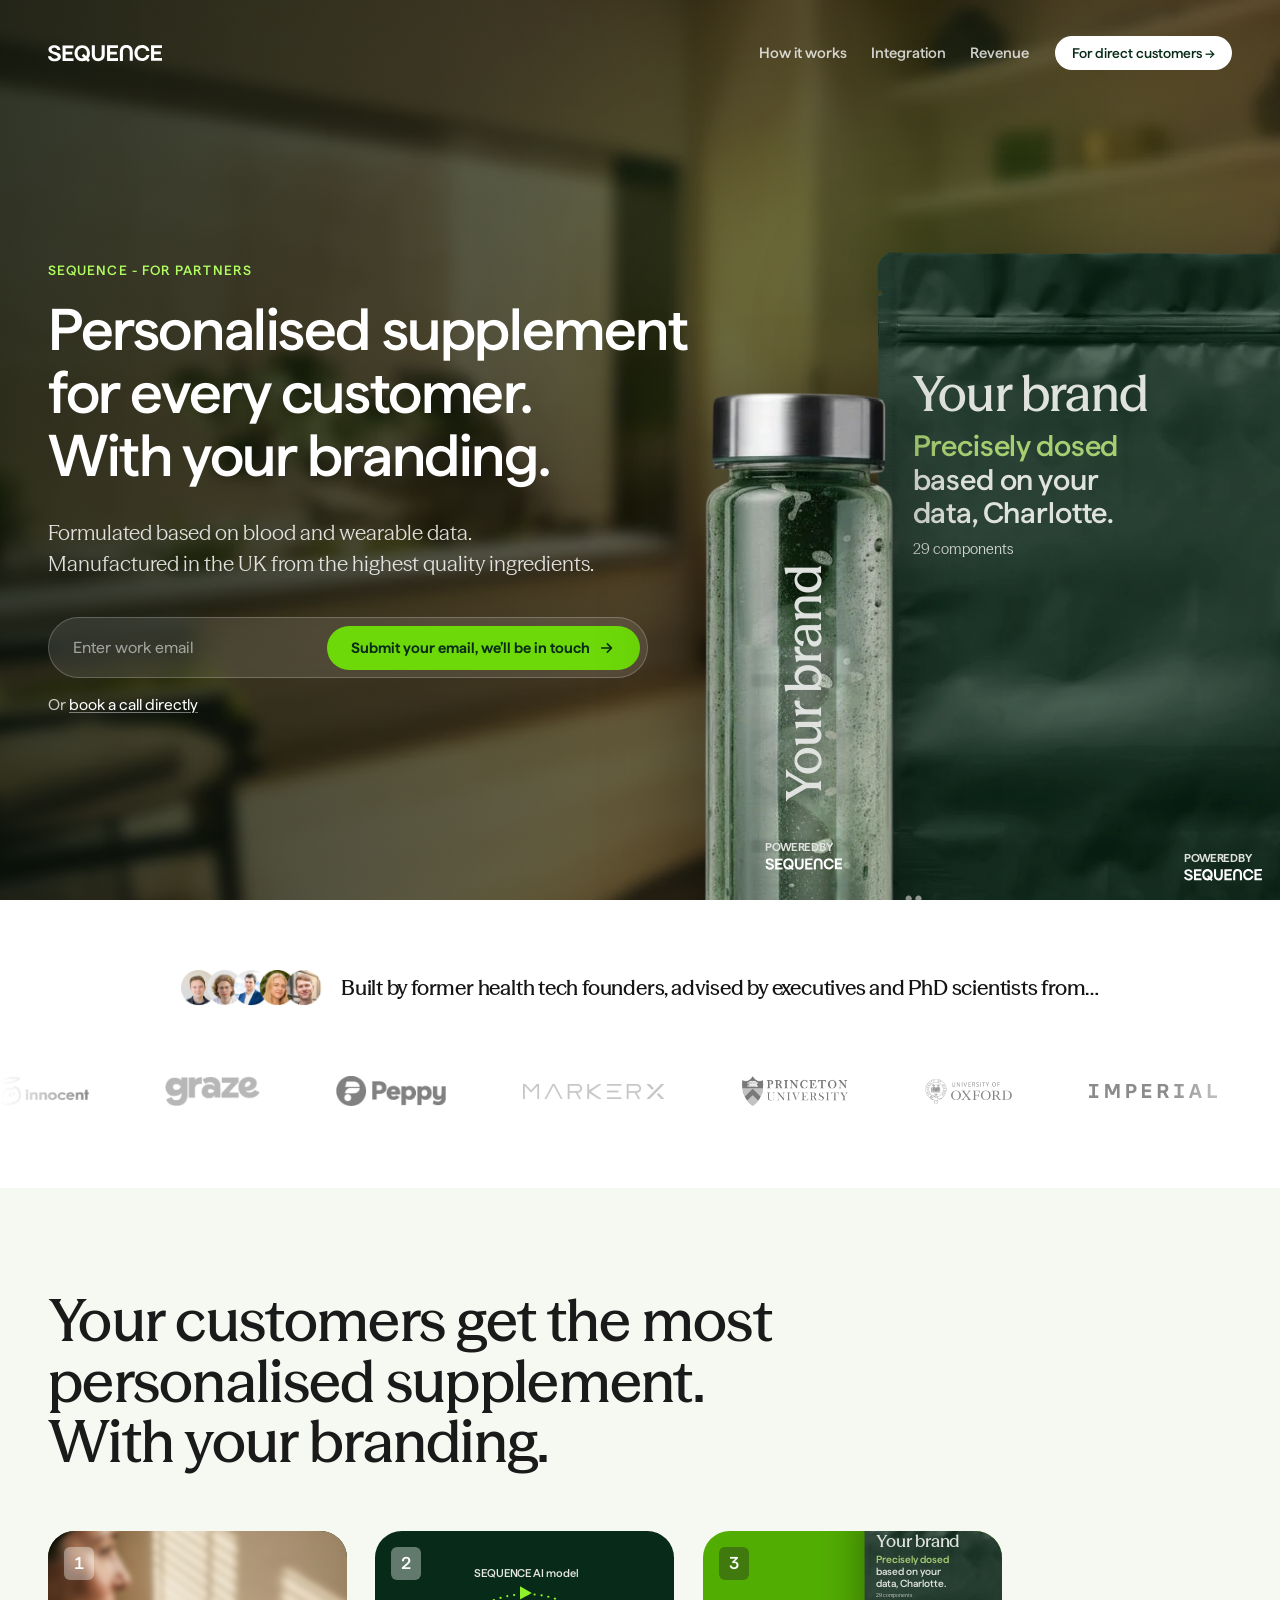
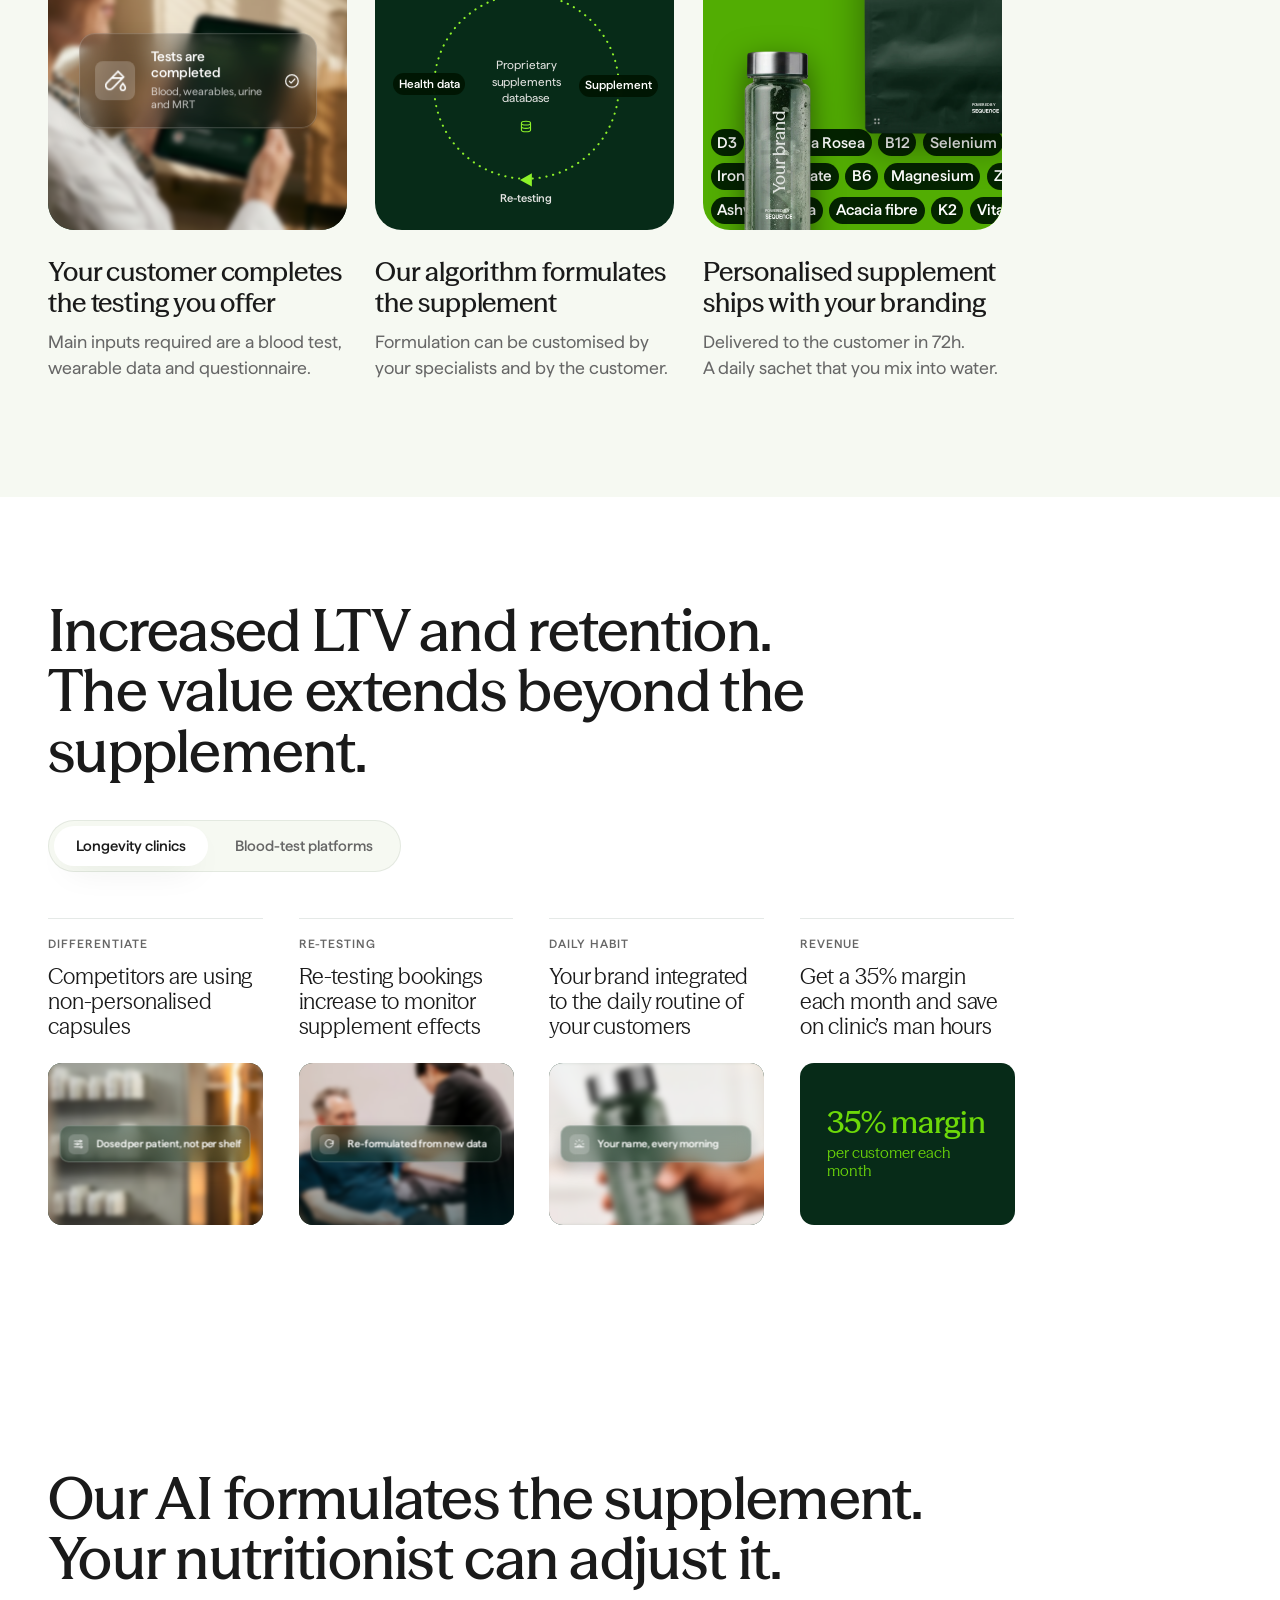
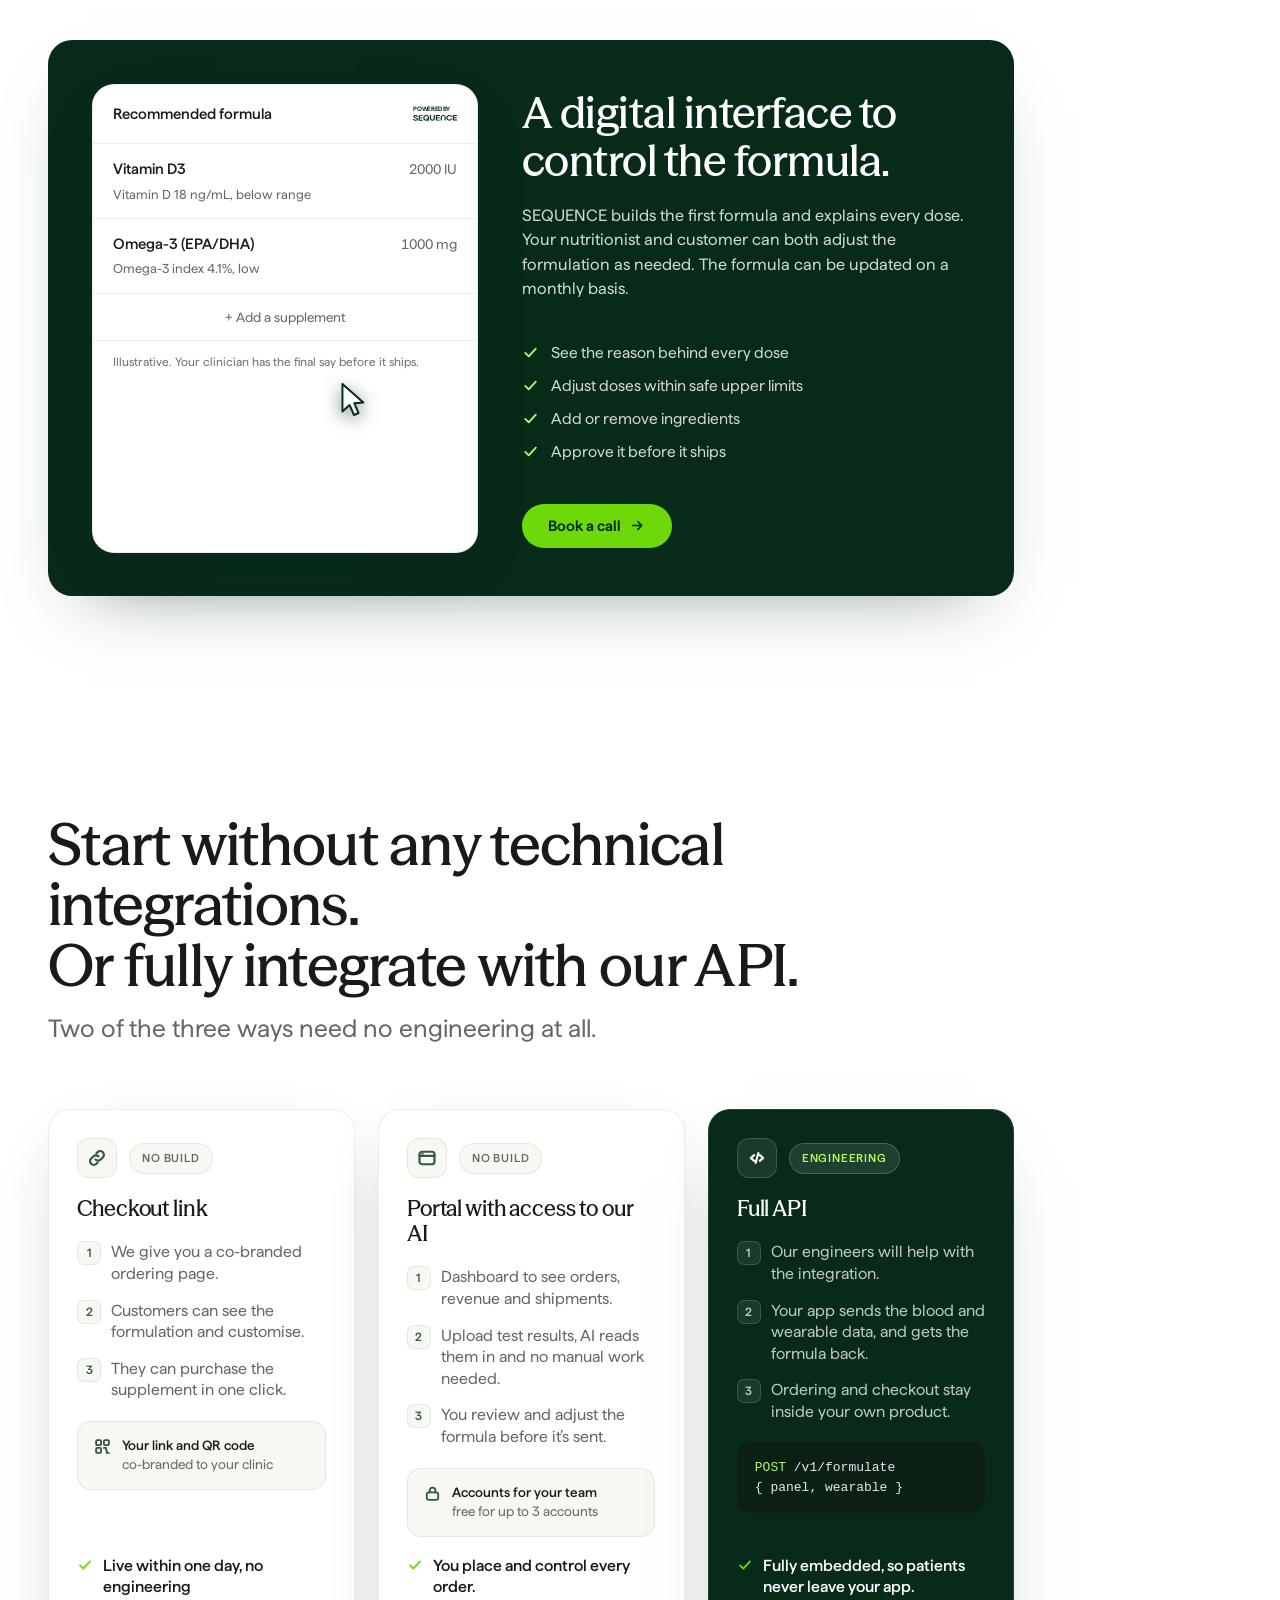
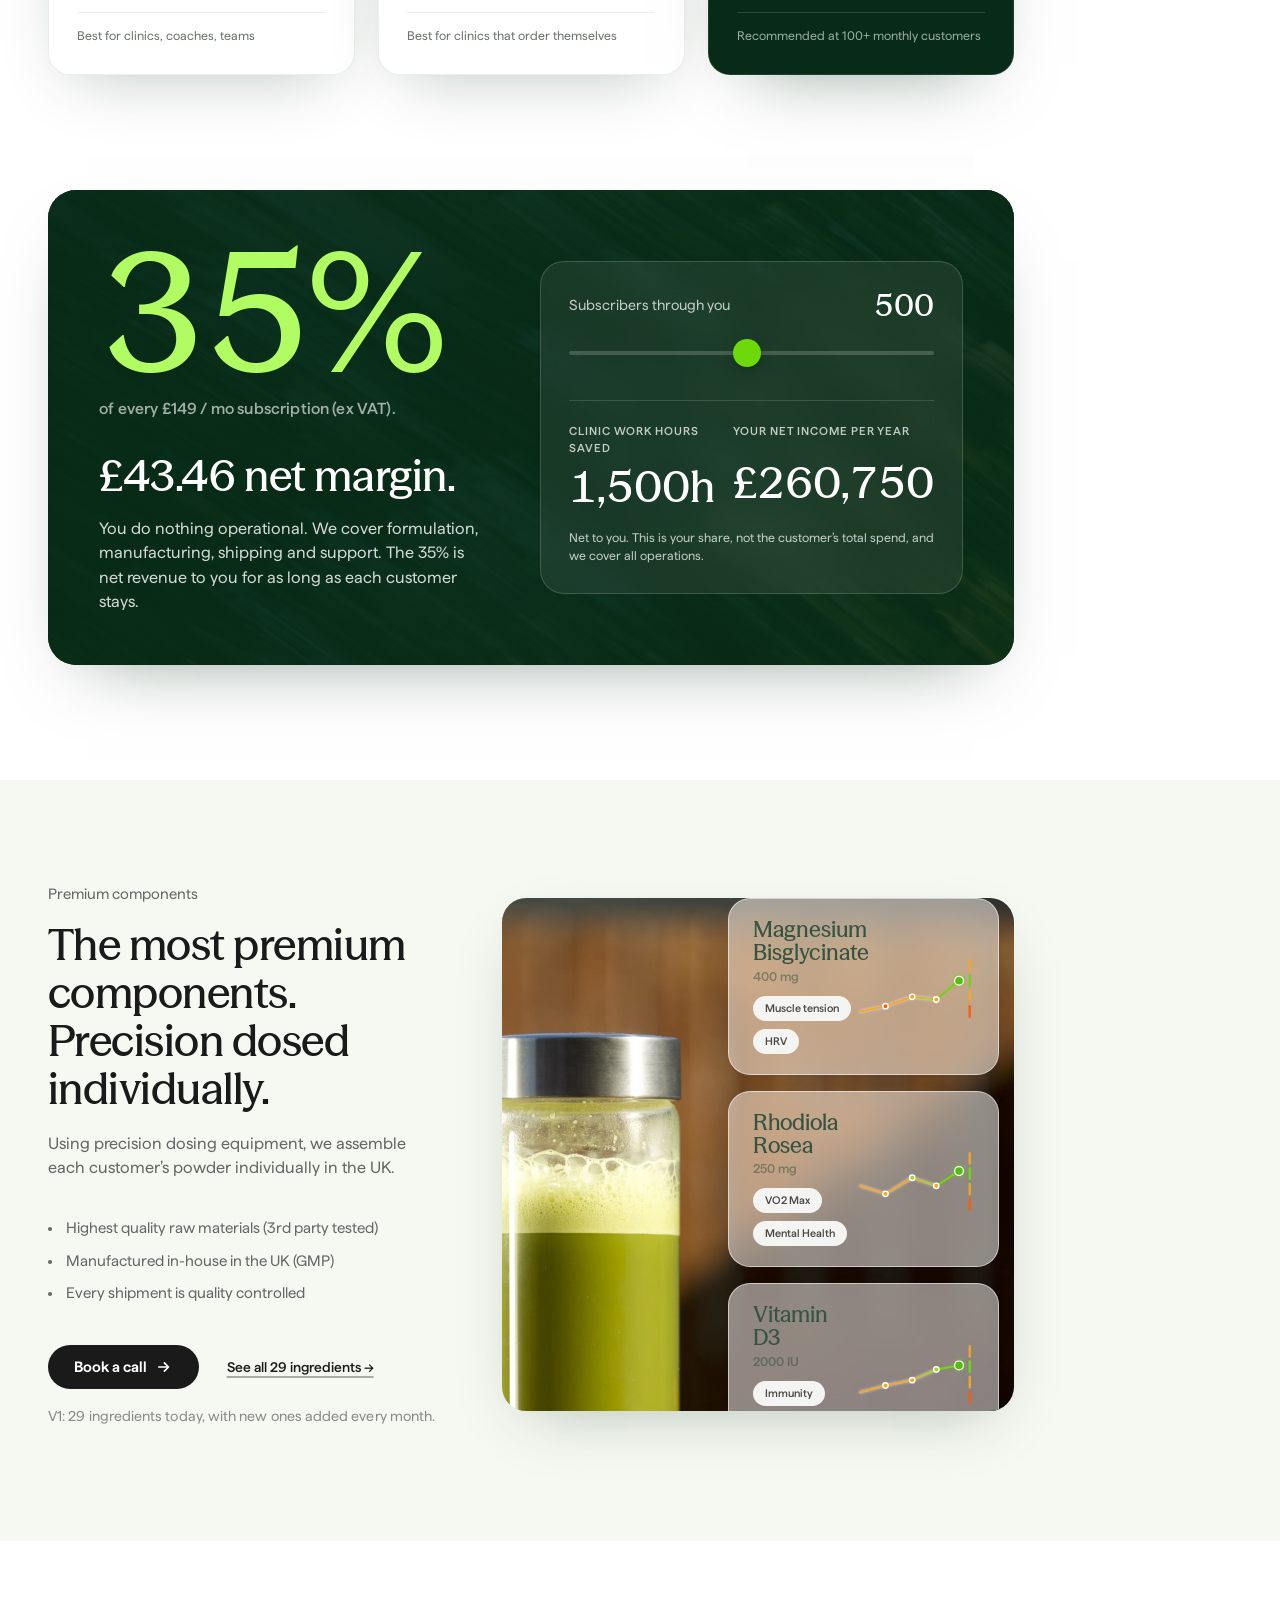
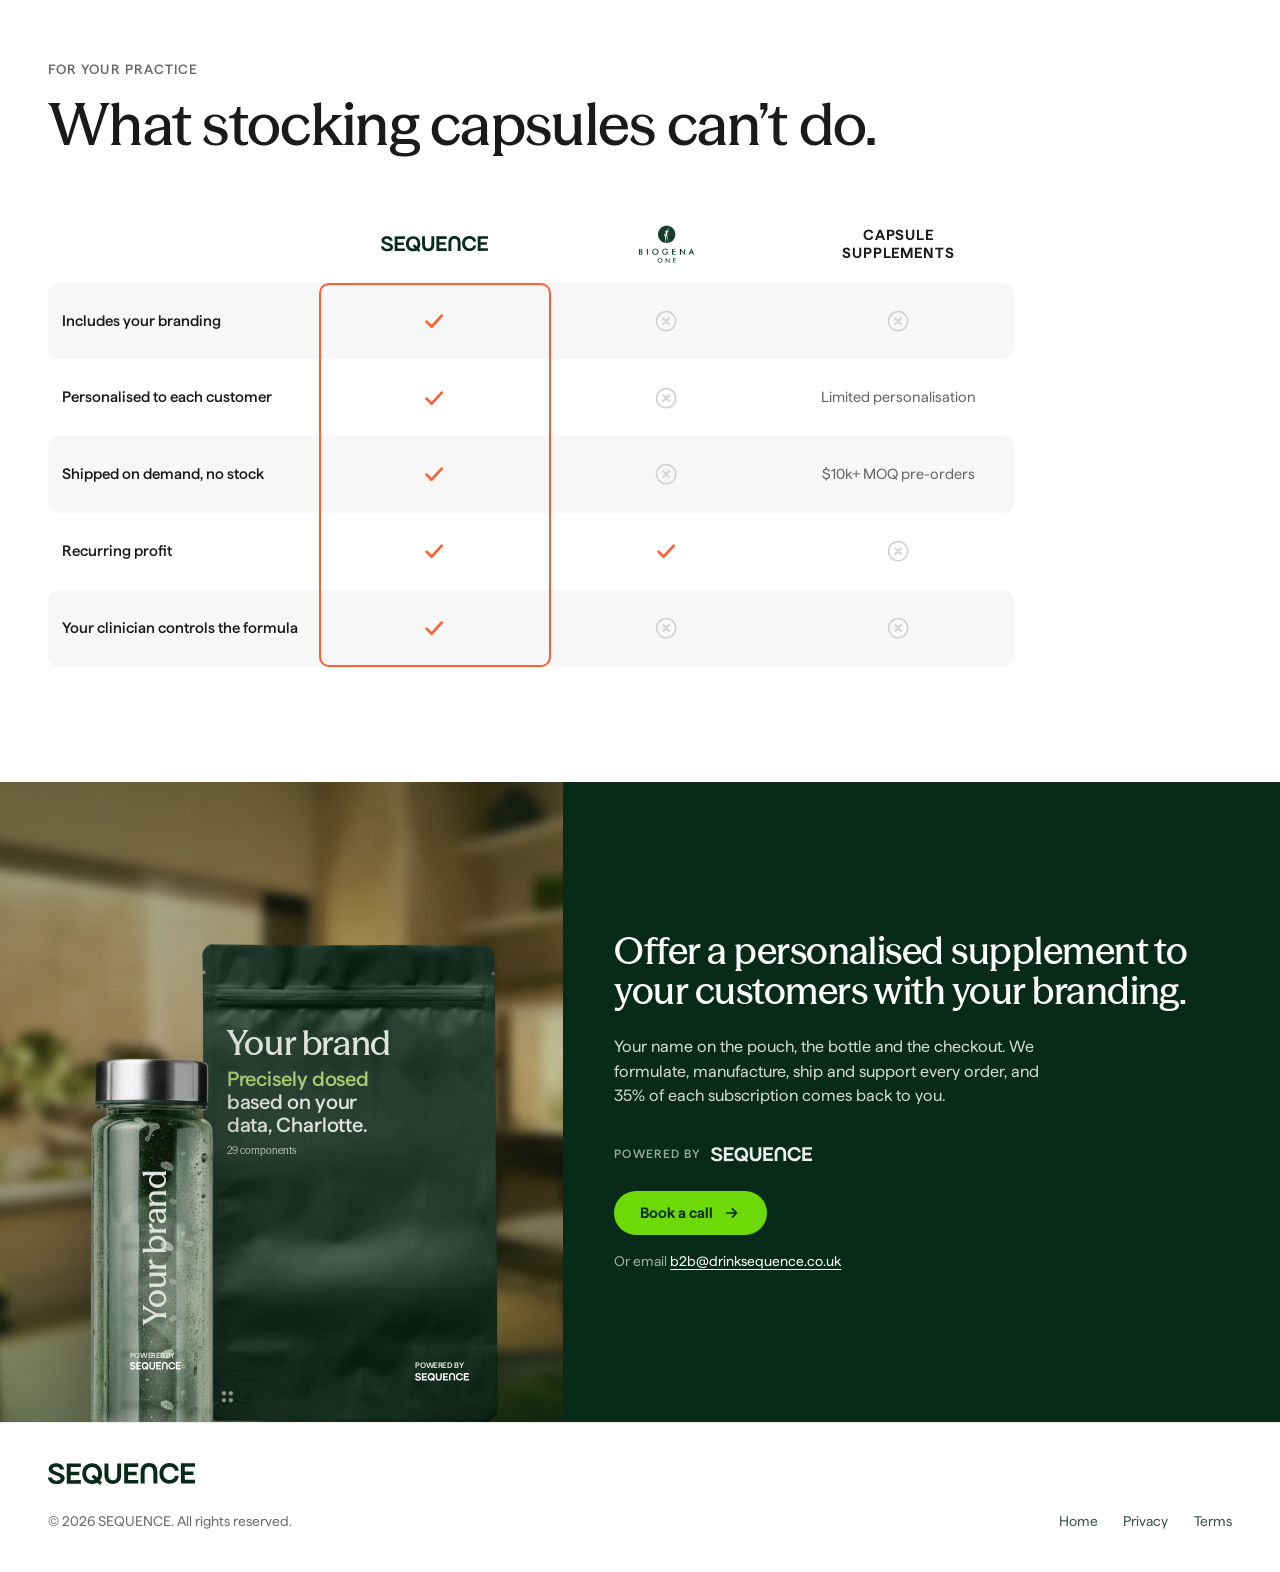
<file: b2b.html>
<!DOCTYPE html>
<html class="no-js" lang="en-GB">
<head>
<meta charset="UTF-8">
<meta name="viewport" content="width=device-width, initial-scale=1.0">
<title>SEQUENCE for partners - a personalised supplement inside your product</title>
<meta name="description" content="Offer the most personalised supplement inside your own platform. Customers order without leaving your site; you earn a 35% recurring revenue share. Book a call with the founders.">
<meta name="theme-color" content="#072B18">
<script>if(location.hostname==='sqnc-landing.pages.dev'||/(^|\.)github\.io$/.test(location.hostname)){location.replace('https://sqnc.co.uk'+location.pathname.replace(/^\/sqnc-landing/,'')+location.search)}</script>
<link rel="canonical" href="https://sqnc.co.uk/b2b">
<meta property="og:title" content="SEQUENCE for partners - a personalised supplement inside your product">
<meta property="og:description" content="Offer a blood- and wearable-personalised supplement inside your platform. Customers order without leaving your site; you earn 35% recurring.">
<meta property="og:type" content="website">
<meta property="og:url" content="https://sqnc.co.uk/b2b">
<meta property="og:site_name" content="SEQUENCE">
<meta property="og:image" content="https://sqnc.co.uk/assets/og-hero-v2.jpg">
<meta property="og:image:width" content="1200">
<meta property="og:image:height" content="630">
<link rel="icon" href="/favicon.ico" sizes="any">
<link rel="icon" type="image/svg+xml" href="/assets/SQNC_V_GREEN.svg">
<link rel="apple-touch-icon" href="/apple-touch-icon.png">
<link rel="preload" href="assets/fonts/matter-500.woff2" as="font" type="font/woff2" crossorigin>
<link rel="preload" href="assets/fonts/seasonmix-500.woff2" as="font" type="font/woff2" crossorigin>
<style>
@font-face{font-family:'Matter';font-style:normal;font-weight:400;font-display:swap;src:url('assets/fonts/matter-400.woff2') format('woff2')}
@font-face{font-family:'Matter';font-style:normal;font-weight:500;font-display:swap;src:url('assets/fonts/matter-500.woff2') format('woff2')}
@font-face{font-family:'Matter';font-style:normal;font-weight:600;font-display:swap;src:url('assets/fonts/matter-600.woff2') format('woff2')}
@font-face{font-family:'Season Mix';font-style:normal;font-weight:400;font-display:swap;src:url('assets/fonts/seasonmix-400.woff2') format('woff2')}
@font-face{font-family:'Season Mix';font-style:normal;font-weight:500;font-display:swap;src:url('assets/fonts/seasonmix-500.woff2') format('woff2')}

:root{
  --green:#072B18; --green-soft:#375443; --mineral:#F6F9F2;
  --lime:#B1FC63; --lime-deep:#8DF229; --lime-cta:#6DD909; --orange:#FE5B04; --amber:#B89143;
  --opt:#B9FF2E; --bord:#ffff3f; --need:#FAB14A;
  --ink-60:rgba(255,255,255,.74);
  --ease:cubic-bezier(.16,1,.3,1);
  --sans:'Matter','Inter',system-ui,-apple-system,sans-serif;
  --serif:'Season Mix',Georgia,serif;
}
*{margin:0;padding:0;box-sizing:border-box}
html{scroll-behavior:smooth;overflow-x:clip}
@media(prefers-reduced-motion:reduce){html{scroll-behavior:auto}}
html.static{scroll-behavior:auto}
body{font-family:var(--sans);color:var(--green);background:#fff;-webkit-font-smoothing:antialiased;text-rendering:optimizeLegibility;line-height:1.5;overflow-x:clip}
img{display:block;max-width:100%}
a{color:inherit;text-decoration:none}
::selection{background:var(--lime);color:var(--green)}

.skip-link{position:absolute;left:-9999px;top:8px;z-index:100;background:var(--green);color:#fff;padding:10px 16px;border-radius:8px;font-weight:500;font-size:14px}
.skip-link:focus{left:16px}
.skip-link:focus{outline:2px solid var(--lime-cta);outline-offset:2px}

.wrap{max-width:1180px;margin:0 auto;padding:0 clamp(20px,4vw,60px)}
/* asymmetric like D2C, and the ceilings now grow past 1440 instead of capping at 108 */
section{padding:clamp(56px,8vw,132px) 0 clamp(56px,9vw,150px)}

/* ---------- type ---------- */
.eyebrow{font-weight:500;font-size:13.5px;letter-spacing:.08em;text-transform:uppercase;color:var(--lime)}
.eyebrow-d{font-weight:500;font-size:13.5px;letter-spacing:.08em;text-transform:uppercase;color:#666}
.sec-head h2{font-family:var(--serif);font-weight:500;font-size:clamp(2.6rem,4.6vw,70px);line-height:1.03;letter-spacing:-.012em;max-width:20ch;color:#1a1a1a}
.sec-head p{margin-top:16px;font-size:clamp(1.15rem,1.95vw,30px);color:#666;max-width:54ch;line-height:1.34}
/* .sec-head p (0-1-1) out-specifies .eyebrow-d (0-1-0), so section 09's eyebrow was rendering at the
   lead size instead of its declared 13.5px. this guard is what keeps the lead bump off it. */
.sec-head .eyebrow-d{font-size:13.5px}
/* Figma line separators ported as elements. A plain <br> needs no rule; .brk-md collapses on
   mobile, where the forced break would orphan words. */
@media(max-width:700px){.brk-md{display:none}}
.sec-head .eyebrow-d+h2{margin-top:16px}

/* ---------- buttons + fields ---------- */
.btn{display:inline-flex;align-items:center;gap:10px;background:var(--green);color:#fff;font-family:var(--sans);font-weight:500;font-size:clamp(1rem,1.15vw,1.12rem);padding:15px 26px;border-radius:999px;transition:background .18s var(--ease),transform .18s var(--ease);cursor:pointer}
.btn:hover{background:#0b3f24;transform:translateY(-1px)}
.btn svg{width:18px;height:18px;flex:0 0 auto}
.btn:focus-visible{outline:3px solid #fff;outline-offset:3px}
/* body{line-height:1.5} leaks into these because they are <a> where D2C uses <button> (UA normal),
   which made every non-hero button ~4.5px taller than its D2C counterpart */
.btn,.cta-lime,.comp-cta,.nav-cta,.floatnav-cta{line-height:normal}
.cta-lime{margin-top:clamp(30px,3.2vw,46px);align-self:flex-start;display:inline-flex;align-items:center;gap:8px;background:var(--lime-cta);color:var(--green);text-decoration:none;padding:13px 26px;border-radius:999px;font-family:var(--sans);font-weight:600;font-size:15px;white-space:nowrap;transition:filter .18s var(--ease),transform .18s var(--ease)}
.cta-lime svg{width:17px;height:17px;transition:transform .22s var(--ease)}
.cta-lime:hover{filter:brightness(1.05)}
.cta-lime:hover svg{transform:translateX(3px)}
.cta-lime:focus-visible{outline:3px solid #fff;outline-offset:3px}
/* dimensions match the D2C .capture/.field exactly (index.html 665-670); colours are ours */
.field{display:flex;align-items:center;gap:12px;background:rgba(255,255,255,.10);border:1px solid rgba(255,255,255,.22);border-radius:999px;padding:7px 7px 7px 24px;backdrop-filter:blur(16px);-webkit-backdrop-filter:blur(16px);width:min(600px,100%)}
/* Chrome paints its own autofill background and text colour, which shows as a pale block inside
   the glass pill. The box-shadow trick needs a solid colour to paint over, and this field is
   translucent over a photo, so instead defer the wash indefinitely and force the ink back to white. */
.field input:-webkit-autofill,
.field input:-webkit-autofill:hover,
.field input:-webkit-autofill:focus,
.field input:-webkit-autofill:active{
  -webkit-text-fill-color:#fff;caret-color:#fff;
  transition:background-color 100000s ease-in-out 0s}
.field input{flex:1;min-width:0;background:none;border:0;color:#fff;font-family:var(--sans);font-size:clamp(16px,1.05vw,18px);padding:13px 0}
/* the in-field CTA is the D2C capture button size, not the chunkier page .btn */
/* line-height:1.2 because this .btn is an <a> (inherits body 1.5) where D2C uses a <button> (UA normal) */
/* the honeypot would otherwise render as a real text input and squeeze the email field; and this
   page has no global button reset, so <button class="btn"> gets border:2px outset without this */
.field .hp{position:absolute;left:-9999px;width:1px;height:1px;opacity:0;pointer-events:none}
.field .btn{padding:13px 24px;font-size:15px;gap:8px;flex-shrink:0;line-height:1.2;white-space:nowrap;border:0;appearance:none;-webkit-appearance:none}
.joined-pill{margin-top:15px;display:inline-flex;align-items:center;gap:8px;background:rgba(255,255,255,.12);border:1px solid rgba(255,255,255,.28);border-radius:999px;padding:11px 20px;font-size:15px;color:#fff}
/* an author display: value beats the UA's [hidden]{display:none}. without these three the success
   pill renders before anything is submitted, and the form stays visible after it. */
.joined-pill[hidden],.form-err[hidden],.field[hidden]{display:none}
.form-err{margin-top:10px;font-size:14px;color:#ffd9cc}
.field .btn svg{width:18px;height:18px}
.field input::placeholder{color:rgba(255,255,255,.55)}
.field input:focus{outline:none}
.field:focus-within{outline:2.5px solid var(--lime-cta);outline-offset:3px}
/* hero field CTA is lime (per mock); the closing CTA stays inverted white via .close .btn */
.hero .field .btn{background:var(--lime-cta);color:var(--green);font-weight:600}
.hero .field .btn:hover{background:var(--lime-cta);filter:brightness(1.05)}
.field-alt{margin-top:15px;font-size:clamp(.98rem,1.15vw,1.05rem);color:var(--ink-60)}
.field-alt a{color:#fff;text-decoration:underline;text-underline-offset:2px;text-decoration-color:rgba(255,255,255,.42)}
.field-alt a:hover{text-decoration-color:#fff}
/* mobile swaps the button label to "Submit" and moves the sentence into the line below */
.cta-txt-short,.alt-short{display:none}
/* after a successful submit the pill already says "Thanks, we'll be in touch.", so the
   supporting line reverts to "Or book a call directly" rather than repeating it.
   (0,2,0) deliberately outranks the (0,1,0) .alt-long rule in the max-width:720px block. */
.field-alt.joined .alt-short{display:none}
.field-alt.joined .alt-long{display:inline}
.badge{display:inline-flex;font-family:var(--sans);font-weight:500;font-size:11.5px;letter-spacing:.07em;text-transform:uppercase;padding:6px 12px;border-radius:999px;background:var(--mineral);border:1px solid rgba(7,43,24,.08);color:#666}
.badge.on-green{background:rgba(255,255,255,.10);border:1px solid rgba(255,255,255,.18);color:var(--lime)}

/* ---------- nav ---------- */
/* transparent overlay on the hero photo at every width, matching the D2C hero:
   no white strip on mobile. It scrolls away; the desktop floatnav returns on scroll. */
.nav{position:absolute;top:0;left:0;right:0;z-index:60;background:none}
.nav-in{max-width:1180px;margin:0 auto;padding:14px clamp(20px,4vw,60px);display:flex;align-items:center;justify-content:space-between;gap:20px}
.nav-logo img{height:17px;width:auto;display:block;filter:brightness(0) invert(1)}
.nav-r{display:flex;align-items:center;gap:clamp(14px,2vw,26px)}
.nav-links{display:flex;align-items:center;gap:clamp(14px,1.9vw,26px)}
.nav-back,.nav-links a{font-weight:500;font-size:15px;color:rgba(255,255,255,.78)}
.nav-back:hover,.nav-links a:hover{color:#fff}
.nav-cta{background:#fff;color:var(--green);padding:9px 17px;border-radius:999px;font-weight:500;font-size:14px;transition:background .18s}
.nav-cta:hover{background:var(--lime)}
.nav a:focus-visible{outline:2.5px solid #fff;outline-offset:3px}
/* section links would crowd a small nav; the floating nav carries them once scrolled */
@media(max-width:900px){.nav-links{display:none}}
.nav-cta-short{display:none}
@media(max-width:600px){.nav-cta-long{display:none}.nav-cta-short{display:inline}}

/* floating pill nav (desktop only) */
.floatnav{display:none}
@media(min-width:1025px){
  .nav{top:22px}
  /* nav + hero break out of the 1180px container and use viewport gutters,
     matching the D2C hero so the logo sits near the screen edge, not indented */
  .nav-in{max-width:none;padding:14px clamp(40px,3.75vw,72px)}
}
/* the floating nav starts at 921, not 1025, so tablets and large phones get it too; the nav/nav-in
   rules above must stay at 1025 or the 921-1024 band shifts with no D2C counterpart */
@media(min-width:921px){
  /* position:fixed + left:50% means shrink-to-fit, and this page's multi-word labels wrap to two
     lines at 921 without the nowrap */
  .floatnav a{white-space:nowrap}
  .floatnav{display:flex;align-items:center;gap:clamp(16px,1.9vw,32px);position:fixed;top:14px;left:50%;transform:translateX(-50%) translateY(-26px);z-index:80;
    padding:9px 9px 9px 20px;background:rgba(246,249,242,.82);backdrop-filter:blur(16px) saturate(1.5);-webkit-backdrop-filter:blur(16px) saturate(1.5);
    border:1px solid rgba(7,43,24,.08);border-radius:999px;box-shadow:0 14px 44px -14px rgba(7,43,24,.28);
    opacity:0;pointer-events:none;transition:opacity .32s var(--ease),transform .32s var(--ease)}
  .floatnav.show{opacity:1;transform:translateX(-50%) translateY(0);pointer-events:auto}
  .floatnav-logo img{height:17px;width:auto;display:block}
  .floatnav a{color:var(--green);font-weight:500;font-size:14px}
  .floatnav-links{display:flex;align-items:center;gap:clamp(16px,1.9vw,32px)}
  .floatnav-links a:hover{opacity:.6}
  .floatnav-cta{background:var(--green);color:#fff!important;padding:9px 18px;border-radius:999px;font-size:13.5px;transition:background .18s}
  .floatnav-cta:hover{background:#0b3f24}
}
@media(prefers-reduced-motion:reduce){.floatnav{transition:opacity .2s linear}}

/* ---------- reveal ---------- */
.reveal{opacity:0;transform:translateY(30px);transition:opacity .7s var(--ease),transform .7s var(--ease);transition-delay:var(--rd,0s)}
.reveal.in{opacity:1;transform:none}
@media(prefers-reduced-motion:reduce){.reveal{opacity:1;transform:none;transition:none;transition-delay:0s!important}}
html.static .reveal{opacity:1!important;transform:none!important;transition:none!important;transition-delay:0s!important}

/* ============ 1. HERO ============ */
.hero{position:relative;overflow:hidden;isolation:isolate;background:var(--green);min-height:100svh;display:flex;flex-direction:column}
.hero::before{content:"";position:absolute;inset:0;z-index:-2;background:url(assets/b2b-hero-alcove-v1.webp) center/cover no-repeat;transform:scale(1.04)}
.hero::after{content:"";position:absolute;inset:0;z-index:-1;background:
  radial-gradient(58% 52% at 72% 28%,rgba(177,252,99,.16) 0%,rgba(177,252,99,.05) 45%,transparent 72%),
  linear-gradient(100deg,rgba(5,17,10,.82) 0%,rgba(5,17,10,.6) 54%,rgba(5,17,10,.44) 100%)}
.hero-in{flex:1;display:flex;align-items:center;padding:clamp(120px,14vw,180px) 0 clamp(64px,8vw,110px)}
.hero-copy{max-width:58%}
/* per the Figma comp this hero flips the D2C pairing: sans headline, serif lead */
.hero h1{margin-top:18px;font-family:var(--sans);font-weight:500;font-size:clamp(2.2rem,4.6vw,4.1rem);line-height:1.07;letter-spacing:-.024em;max-width:11.2em;color:#fff}
/* "With your branding." stays intact so the comp's 3-line break holds:
   line 1 is 10.85em and line 2 + "With" only 10.46em, so no width alone can force it */
.h1-nobr{white-space:nowrap}
.hero .lead{margin-top:clamp(20px,2.4vw,30px);font-family:var(--serif);font-size:clamp(1.16rem,1.65vw,1.5rem);color:rgba(255,255,255,.85);max-width:46ch;line-height:1.45}
.hero .field{margin-top:clamp(28px,3vw,40px)}
/* Co-branded media: the pouch plus a supplement bottle in front. The partner name is
   live text over a logo-free render rather than baked pixels, so it stays editable and
   can carry a real partner name later. Percentages on the overlays are relative to the
   pack render (734x1185); cqw keeps them in step at any size.
   Mobile: pack only, centred below the copy. Bottle joins it on desktop. */
/* mobile: bottle and pack nearly side by side so the bottle never covers the pack copy */
.hero-media{position:relative;width:min(88vw,360px);margin:clamp(26px,5vw,38px) auto 0}
/* mobile placement per the user's Figma arrangement (177-4186): pack overhangs the
   media box right edge slightly; the desktop block resets margin to 0 */
/* .pack-fig / .bottle-fig carry the livery so the hero and the loop card can share it;
   .hero-* classes carry only placement */
.pack-fig,.bottle-fig{position:relative;container-type:inline-size}
.pack-fig>img,.bottle-fig>img{width:100%;height:auto;display:block}
.hero-pack{width:72%;margin-left:auto;margin-right:-2.8%;z-index:1}
/* "tracked light" placeholder livery (panel winner): light Matter, wide tracking, warm
   gradient ink (never pure white) so it reads printed into the foil, not pasted on. The
   gradient runs brightest at the top, matching the hero keylight. */
/* Partner livery, per Figma 174-3167 / 174-3136. Percentages are the designer's px values
   over the 444x716.797 (pack) and 198x604.375 (bottle) frames, which are exactly what those
   two elements measure on the 1440 desktop hero, so the mapping is 1:1. */
.pk-brand{position:absolute;left:35.92%;top:16.72%;transform:translateX(-50%);
  font-family:var(--serif);font-weight:500;font-size:11.68cqw;line-height:1.08;
  letter-spacing:-.012em;color:#DFE2DF;white-space:nowrap;text-align:center}
.pk-desc{position:absolute;left:8.33%;top:25.79%;font-family:var(--sans);font-weight:500;
  font-size:6.95cqw;line-height:1.12;letter-spacing:-.005em;color:#DFE2DF;white-space:nowrap}
.pk-desc span{color:#A6CF72}
.pk-comp{position:absolute;left:8.33%;top:41.97%;font-family:var(--serif);font-weight:400;
  font-size:3.38cqw;line-height:1.13;color:#DCE0DC;white-space:nowrap}
/* two-row lockup: "POWERED BY" over the wordmark SVG, both flush left so SEQUENCE
   starts under the P. The img selector is needed because the bare `.hero-pack img`
   rule outranks a lone class. */
.powline{position:absolute;display:flex;flex-direction:column;align-items:flex-start;
  white-space:nowrap;font-family:var(--sans);font-weight:600;line-height:1;
  letter-spacing:-.052em;text-transform:uppercase;color:#DFE2DF}
.powline img{height:auto;filter:brightness(0) invert(1)}
/* anchored by its bottom (the designer's SEQUENCE baseline) so growing to two rows
   extends upward, keeping the same clearance above the mobile crop */
.pk-powline{right:9.77%;bottom:8.63%;font-size:2.7cqw;gap:.4em}
.pack-fig .powline img{width:18.16cqw}
/* bottle stands in front, carrying the same partner branding as the pack */
.hero-bottle{position:absolute;left:4%;bottom:-4.6%;width:30%;z-index:2;
  filter:drop-shadow(0 24px 40px rgba(0,0,0,.45))}
/* bottle carries the same livery; the wordmark is rotated anticlockwise so it reads
   bottom to top, and the soft shadow keeps the serif off the bubbles behind it */
.bt-brand{position:absolute;left:52.53%;top:50.1%;transform:translate(-50%,-50%) rotate(-90deg);
  font-family:var(--serif);font-weight:500;font-size:26.18cqw;line-height:1.08;
  letter-spacing:-.012em;color:#DFE2DF;white-space:nowrap;
  text-shadow:0 0 18px rgba(6,20,12,.45)}
/* top:80% (not the designer's ~83%) so the line clears the hero's bottom bleed at wide viewports */
.bt-powline{left:52.53%;top:80%;transform:translate(-50%,-50%);font-size:6.06cqw;gap:.4em}
.bottle-fig .powline img{width:40.71cqw}
html.static .hero{min-height:860px!important}
/* desktop: hero breaks out of the 1180px container and uses viewport gutters (matches the D2C hero),
   with a wide headline measure so it sets in ~3 lines instead of 5. Must sit AFTER the base .hero rules. */
@media(min-width:1025px){
  /* one wide, left-aligned container at the same gutter as the nav (matches the D2C hero),
     so the nav, the hero copy and every section share a single left edge */
  .wrap{max-width:1320px;margin-inline:0 auto;padding:0 clamp(40px,3.75vw,72px)}
  .close .wrap{margin-inline:auto}   /* closing CTA stays centred */
  /* wide enough for the h1's 11.2em measure at the capped font size (735px);
     the h1/lead max-widths do the real constraining, so text ink never reaches the bottle */
  .hero-copy{max-width:min(63%,920px)}
  /* media group fills the right half. The pack stands fully visible so its bottom-right
     "Powered by SEQUENCE" is never cropped; the bottle sits in front and takes the
     bottom-edge crop instead, giving the grounded look without hiding the co-brand mark. */
  .hero-media{position:absolute;top:0;bottom:0;right:0;width:min(45vw,600px);margin:0}
  /* per the comp the pack is anchored to the corner and bled off the right and bottom
     edges. The bleed is capped so the YOUR BRAND slot (ends 93.1% across the pack) and
     the raised powered-by line always survive the crop; the hero's overflow does the cut. */
  .hero-pack{position:absolute;right:-4%;bottom:-4.5%;width:74%;margin:0;
    filter:drop-shadow(0 34px 60px rgba(0,0,0,.4))}
  .hero-bottle{left:0;bottom:-8%;width:33%;
    filter:drop-shadow(0 30px 46px rgba(0,0,0,.5))}
  .hero h1{max-width:min(11.2em,100%)}
  .hero .lead{max-width:54ch}
}

/* ============ 2. CREDIBILITY — lifted verbatim from the D2C social-proof + marquee ============ */
.cred{background:#fff;padding:clamp(40px,5.5vw,80px) 0 clamp(40px,5vw,72px)}
.social-head{display:flex;align-items:center;justify-content:center;flex-wrap:wrap;
  gap:clamp(12px,1.5vw,19px);max-width:1040px;margin:0 auto;padding:0 clamp(20px,4vw,44px);text-align:center}
.avatar-stack{height:36px;width:auto;flex-shrink:0}
.social-text{font-family:var(--serif);font-weight:500;color:#141414;
  font-size:clamp(1.02rem,1.65vw,1.55rem);letter-spacing:-.01em;line-height:1.32;text-wrap:balance}
.marquee{position:relative;margin-top:clamp(30px,4vw,56px);width:100%;overflow:hidden;height:clamp(50px,6vw,66px);
  -webkit-mask:linear-gradient(to right,transparent,#000 9%,#000 91%,transparent);
  mask:linear-gradient(to right,transparent,#000 9%,#000 91%,transparent)}
.marquee-row{position:absolute;top:0;left:0;height:100%;display:flex;align-items:center;
  gap:clamp(46px,6vw,92px);width:max-content;animation:marquee 40s linear infinite;animation-play-state:paused;will-change:transform}
.marquee.go .marquee-row{animation-play-state:running}
.mlogo{height:auto;max-height:30px;max-width:150px;width:auto;object-fit:contain;opacity:.6;filter:grayscale(1);flex-shrink:0}
@keyframes marquee{from{transform:translateX(-50%)}to{transform:translateX(0)}}
html.static .marquee-row{animation:none!important}
@media(prefers-reduced-motion:reduce){.marquee-row{animation:none;transform:none}}

/* ============ 3. THE LOOP ============ */
.loop{background:var(--mineral)}
/* per Figma 176-3168 this heading runs wider than the shared .sec-head measure:
   19.6em == the comp's 1044px at its 53.28px size, so the two-line break is preserved */
.loop-head h2{max-width:19.6em}
/* 20.8em == the comp's 1107px at 53.28px, so this heading breaks to two lines not three */
.ben-head-wrap h2{max-width:20.8em}
.loop-head p{max-width:none}
/* ---- loop cards, per Figma 180-4265. All card internals are sized in cqw against the
   square art container, whose comp width is 377.5px, so the whole card scales as one. ---- */
/* 98.72% == the comp's 1196.5px card row inside the 1212px container, so each card
   lands on the designer's 377.5px and the titles break where they do in the comp */
.loop-grid{margin-top:clamp(40px,4.6vw,66px);display:grid;grid-template-columns:repeat(3,1fr);
  gap:clamp(18px,2.2vw,32px);width:98.72%}
.lcard{display:flex;flex-direction:column;gap:clamp(16px,2.1vw,30px)}
.lcard-art{position:relative;container-type:inline-size;aspect-ratio:1;overflow:hidden;
  border-radius:clamp(18px,2.1vw,30px);background:var(--green)}
.lcard-n{position:absolute;left:5.3%;top:5.3%;z-index:4;display:flex;align-items:center;justify-content:center;
  padding:1.99cqw 3.31cqw;border-radius:1.99cqw;background:rgba(255,255,255,.37);
  color:#fff;font-weight:500;font-size:clamp(13px,1.35vw,19px);line-height:1.2;font-variant-numeric:tabular-nums}
/* size in vw like D2C .hiw-num, not cqw: cqw scales with card width, so as the grid changed
   column count this swung from 0.80 of D2C at 1280 to a 1.52 overshoot at 1024. Padding and
   radius stay in cqw deliberately, so the badge still scales with the card. */
.lcard-txt h3{font-family:var(--serif);font-weight:500;font-size:clamp(1.28rem,2.08vw,1.875rem);
  line-height:1.16;letter-spacing:-.004em;color:#1a1a1a}
.lcard-txt p{margin-top:10px;font-size:clamp(1rem,1.39vw,1.25rem);line-height:1.5;color:#666}

/* card 1: blurred clinic photo + glass status panel */
.c1-photo{position:absolute;inset:0;width:100%;height:100%;object-fit:cover;
  filter:blur(2.5px);transform:scale(1.04)}
.c1-panel{position:absolute;left:50%;top:50%;transform:translate(-50%,-50%);width:79.5%;
  display:flex;align-items:center;gap:5.3cqw;padding:5.3cqw;border-radius:5.3cqw;
  background:rgba(0,0,0,.21);backdrop-filter:blur(12.5px);-webkit-backdrop-filter:blur(12.5px);
  border:.33cqw solid rgba(255,255,255,.2);box-shadow:0 2.65cqw 7.95cqw rgba(0,0,0,.1)}
.c1-ico{flex:0 0 auto;width:13.25cqw;height:13.25cqw;border-radius:2.65cqw;
  background:rgba(255,255,255,.2);display:flex;align-items:center;justify-content:center}
.c1-ico img{width:7.15cqw;height:auto;display:block}
.c1-txt{flex:1;min-width:0;display:flex;flex-direction:column;gap:1.32cqw}
.c1-txt b{font-weight:500;font-size:4.64cqw;line-height:1.15;color:#fff}
.c1-txt span{font-weight:400;font-size:3.64cqw;line-height:1.2;color:rgba(255,255,255,.7)}
.c1-chk{flex:0 0 auto;width:5.3cqw;height:5.3cqw;color:#fff}

/* card 2: dotted orbit diagram */
.c2{background:var(--green)}
.c2-ring{position:absolute;left:19.33%;top:20.65%;width:62.46cqw;height:62.46cqw}
.c2-arw{position:absolute;width:5.96cqw;height:5.96cqw}
.c2-arw-t{left:47.39%;top:17.71%}
.c2-arw-b{left:47.39%;top:80.09%}
.c2-top,.c2-bot,.c2-mid{position:absolute;color:#E5E5E3;font-weight:500;font-size:3.78cqw;
  line-height:1;letter-spacing:-.0075em}
.c2-top{left:50.56%;top:12.45%;transform:translateX(-50%);text-align:center;white-space:nowrap}
.c2-bot{left:41.82%;top:87.54%;white-space:nowrap}
.c2-mid{left:50.5%;top:42.12%;transform:translateX(-50%);width:41.92%;text-align:center;
  font-weight:400;font-size:3.97cqw;line-height:1.4}
.c2-db{position:absolute;left:48.11%;top:63.01%;width:4.67cqw;height:4.57cqw}
.c2-tag{position:absolute;display:inline-flex;align-items:center;justify-content:center;
  /* Figma's code-gen reports rgba(202,202,202,.38) but its own export renders these
     near-black (sampled 0,23,4 over the card); matching the export, which is the comp. */
  padding:1.27cqw 1.9cqw;border-radius:7.62cqw;background:rgba(0,21,2,.9);
  backdrop-filter:blur(2.4px);-webkit-backdrop-filter:blur(2.4px);
  color:#fff;font-weight:500;font-size:3.97cqw;line-height:1.25;white-space:nowrap}
.c2-tag-l{left:5.96%;top:47.41%}
.c2-tag-r{left:68.34%;top:48%}

/* card 3: the product pair over ingredient tags that bleed off the right edge */
.c3{background:#52AD03}
.c3 .lcard-n{background:rgba(37,37,37,.37)}
.c3-bottle{position:absolute;left:13.77%;top:40%;width:22.29%;z-index:3;
  filter:drop-shadow(0 3.38cqw 5.18cqw rgba(0,0,0,.5))}
.c3-pack{position:absolute;left:53.77%;top:-12.98%;width:49.99%;z-index:4;
  filter:drop-shadow(0 3.83cqw 6.75cqw rgba(0,0,0,.4))}
.c3-tags{position:absolute;left:2.52%;top:66.23%;width:135.23%;z-index:2;
  display:flex;flex-wrap:wrap;align-content:flex-start;gap:2.21cqw}
.c3-tags span{display:inline-flex;align-items:center;padding:1.47cqw 2.21cqw;border-radius:8.84cqw;
  background:rgba(0,29,0,.95);backdrop-filter:blur(2.8px);-webkit-backdrop-filter:blur(2.8px);
  color:#fff;font-weight:500;font-size:5.15cqw;line-height:1.2;white-space:nowrap}

/* ============ 4. BENEFITS ============ */
.ben{background:#fff}
.ben-tabs{margin-top:clamp(28px,3vw,40px);display:inline-flex;gap:5px;background:var(--mineral);border:1px solid rgba(7,43,24,.08);border-radius:999px;padding:5px}
.ben-tab{border:0;background:transparent;font-family:var(--sans);font-weight:500;font-size:15px;color:#666;padding:11px 22px;border-radius:999px;cursor:pointer;transition:background .18s var(--ease),color .18s var(--ease)}
.ben-tab[aria-selected="true"]{background:#fff;color:#1a1a1a;box-shadow:0 12px 34px -16px rgba(7,43,24,.22)}
.ben-tab:focus-visible{outline:2.5px solid var(--green);outline-offset:3px}
.ben-tab .short{display:none}
.ben-stack{margin-top:clamp(34px,3.6vw,50px)}
.js .ben-stack{display:grid}
.js .ben-panel{grid-area:1/1;transition:opacity .22s var(--ease)}
.js .ben-panel[data-off]{opacity:0;visibility:hidden;pointer-events:none}
html.static .ben-panel{transition:none}
@media(prefers-reduced-motion:reduce){.ben-panel{transition:none}}
.js .ben-panel>h3{position:absolute;width:1px;height:1px;padding:0;margin:-1px;overflow:hidden;clip:rect(0 0 0 0);clip-path:inset(50%);white-space:nowrap;border:0}
.ben-panel>h3{font-family:var(--serif);font-weight:500;font-size:1.3rem;color:#1a1a1a;margin-bottom:20px}
/* .ben-panel is a <section>, so the global section{padding:clamp(56px,8vw,132px) 0 clamp(56px,9vw,150px)}
   was landing INSIDE the benefits block: 56px above the cards and 56px below them at mobile, up to
   132/150 at desktop. That is what made the gap under the tabs 90px and the gap down to the
   clinician heading 168px (56 panel + 56 benefits + 56 clinician). It is a nested-section leak,
   not a design choice. */
.ben-panel{padding:0}
/* ---- desktop side rail (mirrors the D2C .side-menu) ---- */
.side-menu{display:none}
/* mobile section stepper, ported from the D2C page (.mstep there). gaps are 16/10 not D2C's 30/12:
   this page has six labels rather than five and D2C's spacing overflows a 320px bar by up to 44px. */
.mstep{display:none}
.side-menu-item{position:relative;display:flex;align-items:baseline;justify-content:space-between;gap:16px;
  padding-left:20px;font-family:var(--sans);font-weight:500;font-size:clamp(14px,1vw,16px);
  color:#6F6F6F;line-height:1.4;transition:color .35s var(--ease)}
.side-menu-item.on{color:var(--green)}
.side-menu-item.on::before{content:"";position:absolute;left:0;top:3px;bottom:3px;width:2px;
  border-radius:2px;background:var(--green)}
.side-menu-n{color:inherit;font-variant-numeric:tabular-nums;flex-shrink:0}
@media(min-width:1200px){
  .side-menu{display:flex;flex-direction:column;gap:clamp(11px,1vw,16px);
    position:fixed;right:clamp(24px,2.6vw,64px);top:50%;transform:translateY(-50%);
    width:clamp(160px,13vw,210px);z-index:40;
    opacity:0;pointer-events:none;transition:opacity .4s var(--ease)}
  .side-menu.show{opacity:1;pointer-events:auto}
  /* reserve the right gutter so the rail never sits on top of section content */
  /* .loop joins the reservation because the rail now appears while it is still on screen.
     footer is in the list so its row ends on the same line as every content column above it:
     without it the footer links ran 125px past the content edge at 1440, 218px at 1280. */
  section.loop,section.ben,section.clin,section.conn,section.rev-wrap,section.ing,
  section.cmp{padding-right:clamp(190px,17vw,290px)}
  /* the gutter above is a complete rail-collision guarantee on its own; the 1320px wrap cap
     inside it is redundant below 1600 and starves the column above it. D2C's .comp is
     max-width:none with percentage padding, so above 1600 D2C keeps growing and B2B does not:
     measured content band B2B/D2C 1.007 at 1440 but 0.792 at 1920 and 0.560 at 2560. Mirrors
     D2C, including its 640px measure cap so the freed column does not overshoot on text. */
  section.loop>.wrap,section.ben>.wrap,section.clin>.wrap,section.conn>.wrap,
  section.rev-wrap>.wrap,section.ing>.wrap,section.cmp>.wrap{max-width:none}
  .comp-text{max-width:640px}
}
@media(prefers-reduced-motion:reduce){.side-menu{transition:none}}

/* ---- benefits, per Figma 176-638. Rule -> eyebrow -> headline -> blurred 4:3 photo
   with a centred glass chip. ---- */
.ben-grid{display:grid;grid-template-columns:repeat(4,1fr);gap:clamp(20px,2.8vw,37px);
  row-gap:clamp(40px,4.4vw,64px)}
/* items stretch to the tallest in the row; margin-top:auto on the art then pushes every
   card's visual to the same line, so 2-line and 3-line headlines still align. */
.ben-item{display:flex;flex-direction:column;border-top:1.8px solid rgba(7,43,24,.1);padding-top:16.2px}
.ben-item .eyebrow-d{font-size:12px;letter-spacing:.08em;color:#666}
/* Season Mix REGULAR here, not the 500 used elsewhere — the comp sets these lighter */
.ben-head{margin-top:10.8px;margin-bottom:clamp(18px,1.9vw,26px);font-family:var(--serif);font-weight:400;
  font-size:clamp(1.15rem,1.7vw,1.625rem);line-height:1.15;letter-spacing:-.006em;color:#1a1a1a}

.ben-art{position:relative;container-type:inline-size;margin-top:auto;
  aspect-ratio:280/211;border-radius:clamp(10px,1.1vw,14px);overflow:hidden;background:var(--green)}
/* scale(1.06) because blur samples past the edge and would otherwise leave a soft rim */
.ben-art>img{position:absolute;inset:0;width:100%;height:100%;object-fit:cover;display:block;
  filter:blur(var(--blur,2.2px));transform:scale(1.06)}

/* glass chip, centred in the frame: text left, check right */
/* 89% not 80.4%: the leading icon eats ~35cqw, so the narrower Figma width made the
   longest label wrap */
.ben-chip{position:absolute;left:50%;top:50%;transform:translate(-50%,-50%);width:89%;
  display:flex;align-items:center;gap:3.6cqw;padding:3.6cqw;border-radius:4.3cqw;
  background:rgba(7,43,24,.42);backdrop-filter:blur(9px) saturate(1.2);
  -webkit-backdrop-filter:blur(9px) saturate(1.2);
  border:1px solid rgba(255,255,255,.22);box-shadow:0 3cqw 7cqw rgba(0,0,0,.22)}
.ben-chip-i{flex:0 0 auto;width:9.3cqw;height:9.3cqw;border-radius:2.6cqw;
  background:rgba(255,255,255,.18);display:flex;align-items:center;justify-content:center;color:#fff}
.ben-chip-i svg{width:5.4cqw;height:5.4cqw}
.ben-chip-t{font-family:var(--sans);font-weight:500;font-size:4.9cqw;line-height:1.25;
  letter-spacing:-.005em;color:#fff}

/* card 4: no photograph, the margin stated plainly on brand green */
/* the API card is a phone on a white-to-green gradient rather than a blurred photograph, so the
   image is contained and near-sharp instead of cover + blur */
.ben-art-app{background:linear-gradient(180deg,#fff 0%,#3bc301 100%)}
.ben-art-app>img{object-fit:contain;object-position:50% 100%;width:64%;left:18%;right:auto;transform:none;filter:blur(.8px)}
.ben-art-rev{background:var(--green)}
.ben-rev{position:absolute;inset:0;display:flex;flex-direction:column;justify-content:center;
  padding:0 12.5%}
.ben-rev-big{font-family:var(--serif);font-weight:500;font-size:14.3cqw;line-height:1;
  letter-spacing:-.004em;color:var(--lime-cta)}
.ben-rev-sub{margin-top:2.6cqw;font-family:var(--serif);font-weight:400;font-size:7.1cqw;
  line-height:1.2;letter-spacing:-.004em;color:var(--lime-cta)}

/* ============ 5. CLINICIAN ============ */
.clin{background:#fff}
.clin-card{margin-top:clamp(40px,4vw,60px);background:var(--green);border-radius:clamp(20px,1.9vw,28px);padding:clamp(28px,3.4vw,56px);
  display:grid;grid-template-columns:44% 1fr;gap:clamp(28px,3.4vw,56px);align-items:center;box-shadow:0 30px 70px -40px rgba(7,43,24,.5)}
.fcard{background:#fff;border-radius:22px;border:1px solid rgba(7,43,24,.08);box-shadow:0 22px 64px -26px rgba(7,43,24,.3);overflow:hidden}
.fc-head{display:flex;align-items:center;justify-content:space-between;gap:12px;padding:18px 20px;border-bottom:1px solid rgba(7,43,24,.08)}
.fc-head h3{font-family:var(--sans);font-weight:500;font-size:15px;color:#1a1a1a}
.fc-row{padding:14px 20px;border-bottom:1px solid rgba(7,43,24,.06)}
.fc-top{display:flex;align-items:baseline;justify-content:space-between;gap:12px}
.fc-top b{font-family:var(--sans);font-weight:500;font-size:15px;color:#1a1a1a}
.fc-top span{font-size:14px;color:#666;font-variant-numeric:tabular-nums;flex-shrink:0}
.fc-row small{display:block;margin-top:5px;font-size:13px;color:#666;line-height:1.4}
.fc-row.added{border-left:3px solid var(--amber);background:rgba(184,145,67,.06)}
.fc-add{padding:13px 20px;text-align:center;font-size:13.5px;color:#666;border-bottom:1px solid rgba(7,43,24,.06)}
.fc-note{padding:13px 20px;font-size:12px;color:#6b736b;line-height:1.45}
.clin-copy h2{font-family:var(--serif);font-weight:500;font-size:clamp(2.1rem,3.4vw,56px);line-height:1.1;letter-spacing:-.012em;color:#fff;max-width:20ch}
.clin-copy .body{margin-top:18px;color:rgba(255,255,255,.82);font-size:clamp(1rem,1.28vw,20px);line-height:1.5;max-width:46ch}
.ticks{margin-top:clamp(28px,3.2vw,46px);display:flex;flex-direction:column;gap:12px}
.ticks li{list-style:none;display:flex;align-items:flex-start;gap:12px;color:rgba(255,255,255,.82);font-size:clamp(.98rem,1.1vw,1.125rem);line-height:1.35}
.ticks svg{width:17px;height:17px;flex:0 0 auto;margin-top:2px;color:var(--lime)}
.clin-copy{display:flex;flex-direction:column;align-items:flex-start}

/* --- "Powered by SEQUENCE" lockup in the formula-card header (replaces the pill badge) --- */
.fc-pow{display:flex;flex-direction:column;align-items:flex-start;gap:.34em;flex:0 0 auto;
  font-family:var(--sans);font-weight:600;font-size:6.3px;line-height:1;letter-spacing:-.052em;
  text-transform:uppercase;color:var(--green)}
.fc-pow img{display:block;width:44px;height:auto}

/* --- clinician dose inspector (scripted demo; JS-only, never shown without it) ---
   The panel is a second white surface that occupies the formula card's exact box, so the
   two cross-fade as one card rather than one floating over a dimmed copy of the other. */
.fstack{position:relative}
.fcard{transition:opacity .42s var(--ease)}
.fstack.swap .fcard{opacity:0}
/* While the demo runs the stack is pinned to the finished card's height and BOTH white
   surfaces fill it, so the box never grows or shrinks — rows just fill into a fixed card.
   .demo is added by the script, so the static card keeps its natural height. */
.fstack.demo>.fcard{height:100%}
/* "+ Add a supplement" is what the demo pointer clicks to open the inspector */
.fc-add{transition:background .16s var(--ease),color .16s var(--ease)}
.fc-add.tap{background:rgba(7,43,24,.06);color:var(--green)}
/* Rows 3+4 collapse by animating .fc-clip's height, set in px by the script and released
   back to auto once open. (The tidier grid 0fr<->1fr trick is out: padding on the grid item
   floors the track at 29px, and Chrome sticks at 0px on the way back to 1fr.) */
.fc-slot>.fc-clip{overflow:hidden;opacity:1;transform:none;
  transition:height .7s var(--ease),opacity .5s var(--ease),transform .5s var(--ease)}
.fc-slot.shut>.fc-clip{opacity:0;transform:translateY(-8px)}
.fc-slot.noanim>.fc-clip{transition:none}

.clin-insp{position:absolute;inset:0;z-index:2;background:#fff;border-radius:22px;
  border:1px solid rgba(7,43,24,.08);box-shadow:0 22px 64px -26px rgba(7,43,24,.3);
  padding:26px 20px 20px;display:flex;flex-direction:column;
  opacity:0;visibility:hidden;transform:translateY(14px);pointer-events:none;
  transition:opacity .45s var(--ease),transform .45s var(--ease),visibility 0s linear .45s}
.clin-insp.on{opacity:1;visibility:visible;transform:none;transition-delay:0s,0s,0s}

.ci-marker{display:flex;align-items:center;gap:10px}
.ci-name{font-family:var(--sans);font-weight:500;font-size:clamp(15px,1.32vw,19px);color:var(--green)}
.ci-badge{font-family:var(--sans);font-weight:600;font-size:11px;letter-spacing:.07em;text-transform:uppercase;
  padding:6px 12px;border-radius:999px;background:rgba(254,91,4,.14);color:var(--orange);line-height:1}
.ci-val{margin-left:auto;font-family:var(--serif);font-weight:600;font-size:clamp(16px,1.4vw,20px);
  color:var(--orange);font-variant-numeric:tabular-nums;white-space:nowrap}
.ci-badge.pulse{animation:ciPulse .62s var(--ease)}
@keyframes ciPulse{0%{transform:scale(1)}45%{transform:scale(1.16)}100%{transform:scale(1)}}

.ci-chip{margin-top:clamp(20px,2.6vw,38px);display:flex;align-items:center;gap:12px;
  background:var(--lime-deep);border-radius:20px;padding:clamp(16px,1.5vw,20px) 24px;
  box-shadow:0 10px 30px -6px rgba(7,43,24,.16)}
.ci-sup{font-family:var(--sans);font-weight:500;font-size:clamp(14px,1.1vw,16px);color:var(--green)}
.ci-dose{margin-left:auto;font-family:var(--serif);font-weight:500;font-size:clamp(19px,1.7vw,24px);
  color:var(--green);font-variant-numeric:tabular-nums;white-space:nowrap}

/* --p is the slider position; the fill, handle and caret all read from it so they stay locked */
.ci-slider{--p:22.4%;position:relative;height:30px;margin-top:clamp(18px,2vw,26px);display:flex;align-items:center}
.ci-track{position:relative;width:100%;height:8px;border-radius:4px;background:rgba(7,43,24,.10)}
.ci-fill{position:absolute;inset:0 auto 0 0;width:var(--p);border-radius:4px;background:var(--lime-deep);
  transition:width 1.3s var(--ease)}
.ci-limit{position:absolute;left:86.9%;top:50%;width:4px;height:28px;margin-left:-2px;border-radius:2px;
  background:rgba(7,43,24,.28);transform:translateY(-50%)}
.ci-handle{position:absolute;left:var(--p);top:50%;width:22px;height:22px;border-radius:50%;
  background:var(--lime-deep);box-shadow:0 0 0 3px #fff;transform:translate(-50%,-50%);
  transition:left 1.3s var(--ease),transform .18s var(--ease)}
/* thumb swells while the pointer is holding it, so the drag reads as a grab */
.ci-slider.grab .ci-handle{transform:translate(-50%,-50%) scale(1.28)}
.ci-caret{position:absolute;left:var(--p);bottom:calc(50% + 14px);font-size:11px;line-height:1;color:var(--green);
  transform:translateX(-50%);transition:left 1.3s var(--ease)}
/* rearming between cycles: the handle must be back at the start with no visible rewind */
.ci-slider.noanim .ci-fill,.ci-slider.noanim .ci-handle,.ci-slider.noanim .ci-caret{transition:none}

.ci-btn{margin-top:clamp(18px,2vw,26px);display:flex;align-items:center;justify-content:center;gap:8px;
  height:52px;border-radius:999px;background:var(--green);color:#fff;
  font-family:var(--sans);font-weight:500;font-size:15px;
  transition:background .16s var(--ease),color .16s var(--ease),transform .16s var(--ease)}
.ci-btn svg{width:16px;height:16px}
.ci-btn.press{background:var(--lime-deep);color:var(--green);transform:scale(.975)}

/* what the supplement is, pinned to the bottom of the panel */
.ci-info{margin-top:auto;display:flex;align-items:center;gap:10px;
  background:#F0F7F0;border-radius:10px;padding:12px 14px}
.ci-i{flex:0 0 auto;width:20px;height:20px;border-radius:50%;border:1px solid var(--green);
  display:grid;place-items:center;font-family:var(--sans);font-weight:600;font-size:11px;
  line-height:1;color:var(--green)}
.ci-note{font-family:var(--sans);font-weight:400;font-size:12px;line-height:18px;color:#404D40}

.clin-cursor{position:absolute;left:0;top:0;z-index:3;width:27px;height:37px;
  opacity:0;pointer-events:none;
  transform:var(--ct,translate(0,0));
  will-change:transform,opacity;
  transition:opacity .22s var(--ease),transform .85s var(--ease)}
/* the drop-shadow sits on the SVG, not on the element that animates transform. A filtered element
   under an 850ms transform transition is what leaves stray repaint rectangles on iOS Safari, and
   will-change promotes the cursor to its own layer so its repaints cannot smear onto the card. */
.clin-cursor svg{display:block;width:100%;height:100%;
  filter:drop-shadow(0 4px 9px rgba(7,43,24,.55))}
.clin-cursor.on{opacity:1}
/* Click tell: a ring pulsing out from the pointer tip. Dark green, not lime — the button
   underneath goes lime on press, so a lime ring would vanish exactly when it fires. */
.clin-cursor::after{content:'';position:absolute;left:-17px;top:-17px;width:40px;height:40px;
  border-radius:50%;border:2.5px solid var(--green);opacity:0;transform:scale(.3)}
.clin-cursor.tap::after{animation:ciTap .55s var(--ease)}
@keyframes ciTap{0%{opacity:.95;transform:scale(.3)}70%{opacity:.5}100%{opacity:0;transform:scale(1.5)}}

@media(prefers-reduced-motion:reduce){
  .clin-insp,.clin-cursor,.fc-slot>.fc-clip,.fcard{transition:none}
  .ci-badge.pulse{animation:none}
}

/* ============ 6. CONNECT ============ */
.conn{background:#fff}
/* the shared .sec-head cap is 20ch (686px at 1440) but this heading needs 772px on one line and
   has 1087px of room; 15.2em clears it at every width from 1025 up and still lets it wrap on
   mobile, where the container is narrower than the cap */
.conn .sec-head h2{max-width:15.2em}
/* two lines, at the shared type scale. Only the 20ch measure is lifted: section.clin reserves a
   290px right gutter for the rail, so the real ceiling is 1176px at 1920, and "Your nutritionist
   can adjust it." clears it at the full 70px. The earlier 65px/-.026em override existed only to
   fit the longer "and customer" wording and is no longer needed. */
.clin .sec-head h2{max-width:none}
/* the carousel and its dots are mobile only; above 720 the three cards are a plain grid */
.conn-dots{display:none}
.conn-dot{position:relative;width:8px;height:8px;padding:0;border:0;border-radius:50%;background:rgba(7,43,24,.18);cursor:pointer;transition:background .3s var(--ease),transform .3s var(--ease)}
.conn-dot[aria-current="true"]{background:var(--green);transform:scale(1.25)}
.conn-dot:focus-visible{outline:2.5px solid var(--green);outline-offset:3px}
/* an 8px dot inside a 44px touch target */
.conn-dot::before{content:"";position:absolute;inset:-18px}
.conn-grid{margin-top:clamp(48px,5vw,84px);display:grid;grid-template-columns:repeat(3,1fr);gap:clamp(18px,1.8vw,28px);align-items:stretch}
/* min-width:0 or the grid item keeps its auto minimum and .chip's nowrap min-content widens the
   column. the resting shadow is the house card elevation, shared with .fcard and .clin-insp:
   these were the only cards on the page sitting flat. */
.ccard{background:#fff;border:1px solid rgba(7,43,24,.08);border-radius:22px;padding:clamp(24px,2.2vw,32px);display:flex;flex-direction:column;min-width:0;box-shadow:0 22px 64px -26px rgba(7,43,24,.3);transition:transform .3s var(--ease),box-shadow .3s var(--ease),border-color .3s var(--ease)}
.ccard:hover{transform:translateY(-2px);border-color:rgba(7,43,24,.12);box-shadow:0 28px 72px -26px rgba(7,43,24,.38)}
/* route icon beside the badge: same tile material as .badge itself (mineral + the house
   hairline), so it reads as page furniture rather than a new device */
.chead{display:flex;align-items:center;gap:12px}
.cicon{flex:0 0 auto;width:40px;height:40px;border-radius:12px;background:var(--mineral);border:1px solid rgba(7,43,24,.08);display:grid;place-items:center;color:var(--green-soft)}
.cicon svg{width:20px;height:20px}
.ccard.dark .cicon{background:rgba(255,255,255,.08);border-color:rgba(255,255,255,.16);color:#fff}
.ccard h3{margin-top:18px;font-family:var(--serif);font-weight:500;font-size:clamp(1.35rem,1.7vw,1.875rem);line-height:1.15;letter-spacing:-.006em;color:#1a1a1a}
.csteps{margin-top:20px;list-style:none;counter-reset:cstep;display:flex;flex-direction:column;gap:15px}
.csteps li{counter-increment:cstep;display:flex;gap:10px;font-size:clamp(1rem,1.15vw,1.25rem);line-height:1.35;color:#666}
.csteps li::before{content:counter(cstep);flex:0 0 auto;width:22px;height:22px;border-radius:7px;display:grid;place-items:center;background:var(--mineral);border:1px solid rgba(7,43,24,.08);font-family:var(--sans);font-weight:500;font-size:12px;line-height:1;color:var(--green-soft)}
.ccard.dark .csteps li::before{background:rgba(255,255,255,.08);border-color:rgba(255,255,255,.14);color:#fff}
.ctick{margin-top:auto;padding-top:18px;display:flex;align-items:flex-start;gap:10px;font-size:clamp(1rem,1.15vw,1.25rem);line-height:1.35;color:#1a1a1a;font-weight:500}
.ctick svg{width:16px;height:16px;flex:0 0 auto;margin-top:2px;color:var(--lime-cta)}
/* cards 1 and 2 carry a block in the slot card 3 gives to its code chip, so all three terminate
   the same way and the empty band above the tick line goes */
.cnote{margin-top:20px;display:flex;align-items:flex-start;gap:11px;background:var(--mineral);border:1px solid rgba(7,43,24,.08);border-radius:14px;padding:14px 16px;font-size:13.5px;line-height:1.45;color:#666}
.cnote svg{width:17px;height:17px;flex:0 0 auto;margin-top:2px;color:var(--green-soft)}
.cnote b{display:block;font-weight:500;color:#1a1a1a}
/* the rule sits above the footer, not above the tick: .cfoot is one line on every card at every
   width, so the hairline registers across all three regardless of how many lines the tick wraps to
   (card 3's runs to three at 1440 where cards 1 and 2 run to two). colour was #8a938a, which
   failed AA on white at 3.17:1 */
.cfoot{margin-top:14px;padding-top:14px;border-top:1px solid rgba(7,43,24,.08);font-size:12.5px;color:#6b736b}
.ccard.dark{background:var(--green);border-color:rgba(255,255,255,.10);box-shadow:0 30px 70px -40px rgba(7,43,24,.5)}
.ccard.dark:hover{border-color:rgba(255,255,255,.16);box-shadow:0 36px 80px -40px rgba(7,43,24,.58)}
.ccard.dark h3{color:#fff}
.ccard.dark .csteps li,.ccard.dark .csteps li::before{color:var(--ink-60)}
.ccard.dark .ctick{color:#fff}
.ccard.dark .cfoot{border-top-color:rgba(255,255,255,.14);color:rgba(255,255,255,.6)}
.chip{margin-top:20px;background:#0b1f14;color:rgba(255,255,255,.9);border-radius:14px;padding:16px 18px;font-family:ui-monospace,SFMono-Regular,Menlo,monospace;font-size:13px;line-height:1.5;overflow-x:auto}
.chip-p{display:block;white-space:nowrap}
.chip b{color:var(--lime);font-weight:400}

/* ============ 7. REVENUE ============ */
.rev-wrap{background:#fff;padding-top:0}
.rev{position:relative;overflow:hidden;isolation:isolate;background:var(--green);border-radius:clamp(20px,2.2vw,30px);padding:clamp(30px,4vw,66px);
  display:grid;grid-template-columns:1.1fr .9fr;gap:clamp(30px,4vw,64px);align-items:center;box-shadow:0 30px 70px -40px rgba(7,43,24,.5)}
.rev::before{content:"";position:absolute;inset:0;z-index:-2;background:url(assets/rev-bg-v1.webp) 50% 50%/cover no-repeat;opacity:.5}
.rev::after{content:"";position:absolute;inset:0;z-index:-1;background:linear-gradient(100deg,rgba(7,43,24,.92) 0%,rgba(7,43,24,.82) 60%,rgba(7,43,24,.7) 100%)}
.rev-num{font-family:var(--serif);font-weight:500;font-size:clamp(5rem,13vw,10.5rem);line-height:.86;color:var(--lime);letter-spacing:-.02em;font-variant-numeric:tabular-nums}
.rev-rrp{margin-top:clamp(10px,1vw,15px);font-family:var(--sans);font-weight:500;font-size:clamp(1rem,1.12vw,1.15rem);color:rgba(255,255,255,.62);letter-spacing:.01em}
.rev-big{margin-top:clamp(22px,2.4vw,34px);font-family:var(--serif);font-weight:500;font-size:clamp(2.1rem,3.4vw,56px);line-height:1.1;letter-spacing:-.01em;color:#fff}
.rev-body{margin-top:16px;font-size:clamp(1rem,1.28vw,20px);color:rgba(255,255,255,.82);line-height:1.5;max-width:48ch}
.calc{background:rgba(255,255,255,.07);border:1px solid rgba(255,255,255,.16);border-radius:24px;padding:clamp(22px,2.2vw,30px);backdrop-filter:blur(16px);-webkit-backdrop-filter:blur(16px)}
.calc-top{display:flex;align-items:center;justify-content:space-between;gap:14px}
.calc-label{font-size:14.5px;color:var(--ink-60)}
.calc-num{font-family:var(--serif);font-weight:500;font-size:clamp(1.6rem,2.4vw,2.1rem);line-height:1;color:#fff;font-variant-numeric:tabular-nums}
#calc-subs{-webkit-appearance:none;appearance:none;width:100%;height:28px;background:transparent;margin:18px 0 4px;cursor:pointer}
#calc-subs::-webkit-slider-runnable-track{height:4px;border-radius:999px;background:rgba(255,255,255,.18)}
#calc-subs::-webkit-slider-thumb{-webkit-appearance:none;appearance:none;width:28px;height:28px;border-radius:999px;background:var(--lime-cta);border:0;box-shadow:0 4px 14px -4px rgba(0,0,0,.5);cursor:grab;margin-top:-12px}
#calc-subs::-moz-range-track{height:4px;border-radius:999px;background:rgba(255,255,255,.18)}
#calc-subs::-moz-range-thumb{width:28px;height:28px;border-radius:999px;background:var(--lime-cta);border:0;box-shadow:0 4px 14px -4px rgba(0,0,0,.5);cursor:grab}
#calc-subs:focus-visible{outline:2.5px solid var(--lime-cta);outline-offset:3px}
.calc-outs{margin-top:26px;padding-top:22px;border-top:1px solid rgba(255,255,255,.14);display:grid;grid-template-columns:repeat(2,1fr);gap:18px}
.calc-out .eyebrow{font-size:11.5px;color:var(--ink-60);display:block;min-height:2.6em}
.calc-out output{display:block;margin-top:8px;font-family:var(--serif);font-weight:500;font-size:clamp(2rem,3.4vw,3.1rem);line-height:1;color:#fff;font-variant-numeric:tabular-nums}
.calc-note{margin-top:20px;font-size:12.5px;color:var(--ink-60);line-height:1.45}
.no-js #calc-subs{display:none}
.no-js .calc-nojs{display:block}
.calc-nojs{display:none;margin-top:18px;font-size:13px;color:var(--ink-60)}

/* ============ 8. INGREDIENTS ============ */
/* card design, marquee and modal are ported verbatim from the D2C page so the two sites show the
   same component; only the layout frame and the CTA differ, because this page books calls rather
   than collecting waiting-list emails. */
.ing{background:var(--mineral)}
.ing-grid{display:grid;grid-template-columns:minmax(0,1fr) minmax(0,53%);gap:clamp(30px,4.5vw,72px);align-items:center}
.comp-label{font-family:var(--sans);font-weight:400;color:#666;font-size:clamp(15px,1.15vw,18px)}
.comp-title{margin-top:16px;font-family:var(--serif);font-weight:500;color:#1a1a1a;
  font-size:clamp(2.1rem,3.4vw,56px);line-height:1.1;letter-spacing:-.012em}
.comp-desc{margin-top:18px;font-family:var(--sans);font-weight:400;color:#666;font-size:clamp(1rem,1.28vw,20px);line-height:1.5;max-width:600px}
.comp-points{margin-top:clamp(26px,3vw,40px);list-style:none;display:flex;flex-direction:column;gap:12px}
.comp-points li{position:relative;padding-left:18px;font-family:var(--sans);font-weight:400;color:#666;font-size:clamp(.95rem,1.05vw,18px);line-height:1.35}
.comp-points li::before{content:"";position:absolute;left:0;top:.6em;width:4px;height:4px;border-radius:50%;background:#666}
.cta-row{display:flex;align-items:center;gap:clamp(16px,2vw,26px);flex-wrap:wrap;margin-top:clamp(30px,3.2vw,46px)}
.comp-cta{display:inline-flex;align-items:center;gap:8px;background:#1a1a1a;color:#fff;text-decoration:none;
  padding:13px 26px;border-radius:999px;font-family:var(--sans);font-weight:600;font-size:15px;
  white-space:nowrap;transition:background .18s var(--ease),transform .18s var(--ease)}
.comp-cta svg{transition:transform .22s var(--ease)}
.comp-cta:hover{background:#333}
.comp-cta:hover svg{transform:translateX(3px)}
.comp-cta:focus-visible{outline:3px solid #1a1a1a;outline-offset:3px}
.ing-link{background:none;border:0;padding:4px 2px;cursor:pointer;font-family:var(--sans);font-weight:500;
  font-size:clamp(14px,1.05vw,16px);color:#1a1a1a;text-decoration:underline;text-underline-offset:4px;
  text-decoration-thickness:1.5px;text-decoration-color:rgba(26,26,26,.35);
  transition:text-decoration-color .18s var(--ease),color .18s var(--ease)}
.ing-link:hover{text-decoration-color:#1a1a1a}
.ing-link:focus-visible{outline:2.5px solid #1a1a1a;outline-offset:3px;border-radius:3px}
.ing-note{margin-top:clamp(12px,1.4vw,16px);font-family:var(--sans);font-weight:400;font-size:clamp(.9rem,1.05vw,1rem);color:#8a8a8a;letter-spacing:.005em}
.comp-media{position:relative;aspect-ratio:1;border-radius:clamp(20px,1.9vw,26px);overflow:hidden;background:#e8e6e0;box-shadow:0 22px 64px -26px rgba(7,43,24,.3)}
/* the asset is pre-cropped from the 4096px master (source x[1700,3320] y[0,1620]), which is above
   the sqnc wordmark, so no scale or object-position gymnastics are needed here. a square box with
   object-fit:cover has no vertical overflow to pan, which is why the old approach needed scale. */
.comp-bike{position:absolute;inset:0;width:100%;height:100%;object-fit:cover;object-position:center}
/* card track uses per-card margin (no gap / no vertical padding) so translateY(-50%) loops seamlessly */
.comp-cards{position:absolute;left:44%;right:0;top:0;display:flex;flex-direction:column;padding:0 16px 0 0;animation:compscroll 48s linear infinite;will-change:transform}
.comp-media:hover .comp-cards{animation-play-state:paused}
@keyframes compscroll{to{transform:translateY(-50%)}}
@media(prefers-reduced-motion:reduce){.comp-cards{animation:none}}
.ing-card{flex-shrink:0;display:flex;align-items:center;justify-content:space-between;gap:16px;padding:20px 24px;margin-bottom:16px;border-radius:22px;
  background:rgba(255,255,255,.5);-webkit-backdrop-filter:blur(20px) saturate(1.6);backdrop-filter:blur(20px) saturate(1.6);
  border:1px solid rgba(255,255,255,.55);box-shadow:0 14px 40px -18px rgba(0,0,0,.22)}
.ing-info{min-width:0}
.ing-title{display:flex;flex-direction:column;align-items:flex-start;gap:4px;margin:0}
.ing-name{font-family:var(--serif);font-weight:500;color:#375443;font-size:clamp(18px,1.7vw,25px);line-height:1.05}
/* line-height:normal here and on the tags: body{line-height:1.5} was inflating every card ~11px */
.ing-dose{font-family:var(--sans);font-weight:500;color:#304d3c;opacity:.5;font-size:clamp(12px,1vw,15px);line-height:normal}
.ing-tags{display:flex;flex-wrap:wrap;gap:8px;margin-top:12px}
.ing-tags span{background:#f4f4f2;color:#494845;padding:6px 12px;border-radius:999px;font-family:var(--sans);font-weight:500;font-size:clamp(11px,.85vw,13px);white-space:nowrap;line-height:normal}
.ing-spark{flex-shrink:0;width:clamp(112px,9.2vw,146px);height:auto}
/* the 29-ingredient list, in a native <dialog> so ESC, focus trap and backdrop come free */
.ing-modal{position:fixed;inset:0;margin:auto;border:0;padding:0;border-radius:22px;width:min(780px,94vw);max-width:94vw;
  height:fit-content;max-height:88svh;background:#fff;color:#1a1a1a;box-shadow:0 40px 120px -30px rgba(7,43,24,.55);overflow:hidden}
.ing-modal::backdrop{background:rgba(7,20,12,.55);backdrop-filter:blur(3px)}
.ing-modal[open]{display:flex;flex-direction:column;animation:ingIn .28s var(--ease)}
@keyframes ingIn{from{opacity:0;transform:translateY(12px) scale(.985)}to{opacity:1;transform:none}}
.ing-modal-head{display:flex;gap:16px;align-items:flex-start;justify-content:space-between;
  padding:clamp(22px,3vw,32px) clamp(20px,3vw,34px) clamp(15px,2vw,20px);border-bottom:1px solid #eef1ec}
.ing-modal-eyebrow{font-family:var(--sans);font-weight:500;font-size:12px;letter-spacing:.08em;text-transform:uppercase;color:#6c8a76}
.ing-modal-head h2{font-family:var(--serif);font-weight:500;font-size:clamp(22px,2.6vw,30px);color:#072B18;margin:5px 0 0;line-height:1.1}
.ing-modal-sub{font-family:var(--sans);font-weight:400;font-size:clamp(13px,1.05vw,15px);color:#5a625a;margin:8px 0 0;max-width:52ch;line-height:1.45}
.ing-modal-x{flex:0 0 auto;width:38px;height:38px;border:0;border-radius:50%;background:#f1f4ee;color:#3a463c;
  font-size:24px;line-height:1;cursor:pointer;transition:background .18s var(--ease)}
.ing-modal-x:hover{background:#e2e8dc}
.ing-modal-x:focus-visible{outline:2.5px solid #072B18;outline-offset:2px}
.ing-modal-body{overflow-y:auto;padding:clamp(18px,2.4vw,26px) clamp(20px,3vw,34px) clamp(24px,3vw,32px)}
.ing-n{color:#aab3a6;font-variant-numeric:tabular-nums;width:30px}
.ing-nm{font-weight:500;color:#1a1a1a}
.ing-rt{color:#5a625a}
.ing-ds{font-weight:600;color:#072B18;white-space:nowrap;font-variant-numeric:tabular-nums}
.ing-modal-foot{margin:18px 0 0;font-family:var(--sans);font-size:12px;color:#6b736b;line-height:1.5}

/* ============ 9. COMPARISON ============ */
.cmp{background:#fff}
/* the shared 20ch cap gives 682px at 1440 but this heading needs 1013.5px on one line and has
   1087.2px of room. 20.5em, not 19.3em: Georgia is the font-display:swap fallback and sets it
   wider, so a tighter cap wraps during the swap flash. */
.cmp .sec-head h2{max-width:20.5em}
.cmp-table{margin-top:clamp(40px,4vw,60px);border-radius:14px}
.cmp-row{display:grid;grid-template-columns:28% 24% 24% 24%;align-items:center;min-height:clamp(64px,6vw,88px);border-radius:11px}
.cmp-head{min-height:clamp(70px,6vw,100px)}
.cmp-c{display:flex;align-items:center;justify-content:center;padding:12px 14px;text-align:center}
.cmp-row .cmp-c:first-child{justify-content:flex-start;text-align:left}
.cmp-feat{font-size:clamp(.95rem,1.15vw,1.1875rem);color:#1a1a1a;line-height:1.35}
.cmp-strong{font-weight:500}
.cmp-body{position:relative}
.cmp-body .cmp-row:nth-child(odd){background:#f7f7f7}
.cmp-logo-lg{height:clamp(13px,1.25vw,18px);width:auto;display:block}
.cmp-brand{height:clamp(30px,3vw,46px);width:auto;display:block}
.cmp-cat{font-family:var(--sans);font-weight:600;font-size:clamp(14px,1.15vw,16px);letter-spacing:.06em;text-transform:uppercase;color:#1a1a1a;line-height:1.25}
.cmp-txt{font-family:var(--sans);font-weight:400;font-size:clamp(.85rem,1.15vw,1.1875rem);color:#666;line-height:1.3}
.cmp-ico{width:clamp(20px,1.9vw,26px);height:clamp(20px,1.9vw,26px);display:block;flex:0 0 auto}
.cmp-highlight{position:absolute;top:0;bottom:0;left:28%;width:24%;border:2px solid #ff5f2e;border-radius:10px;pointer-events:none}
.cmp-toggle{display:none;margin-top:26px;gap:6px;background:var(--mineral);border:1px solid rgba(7,43,24,.08);border-radius:999px;padding:5px;width:max-content}
.cmp-tog{border:0;background:transparent;font-family:var(--sans);font-weight:500;font-size:14.5px;color:#666;padding:11px 20px;min-height:44px;border-radius:999px;cursor:pointer;transition:background .18s var(--ease),color .18s var(--ease)}
.cmp-tog.on{background:#fff;color:#1a1a1a;box-shadow:0 12px 34px -16px rgba(7,43,24,.22)}
.cmp-tog:focus-visible{outline:2.5px solid var(--green);outline-offset:3px}

/* ============ 10. FINAL CTA ============ */
/* photo left, green panel right, echoing the D2C .cta2. the photo half reuses the hero's own
   backdrop and the same co-branded pack and bottle, so the page closes on the picture it opened
   with: the partner's name on the product. */
/* padding:0 overrides the global section padding: the photo half has to bleed to the edges */
.close{display:flex;align-items:stretch;min-height:clamp(480px,50vw,760px);padding:0;background:var(--green)}
/* 44/56 rather than 50/50: the closing headline needs 742px for two lines and a half panel only
   offered 576px at 1440 */
.close-media{position:relative;flex:0 0 44%;overflow:hidden;isolation:isolate;background:var(--green)}
.close-media::before{content:"";position:absolute;inset:0;z-index:-2;background:url(assets/b2b-hero-alcove-v1.webp) center/cover no-repeat;transform:scale(1.04)}
.close-media::after{content:"";position:absolute;inset:0;z-index:-1;background:linear-gradient(180deg,rgba(7,43,24,.42) 0%,rgba(7,43,24,.24) 45%,rgba(7,43,24,.58) 100%)}
/* the figures share the hero's livery classes, so the cqw-driven "Your brand" and "Powered by
   SEQUENCE" text scales with whatever width the stage gets */
.close-figs{position:absolute;left:50%;bottom:0;transform:translateX(-50%);width:min(84%,400px)}
.close-pack{width:74%;margin-left:auto;margin-right:-4%}
.close-bottle{position:absolute;left:2%;bottom:-3%;width:31%;z-index:2;filter:drop-shadow(0 24px 44px rgba(0,0,0,.42))}
.close-panel{flex:1 1 56%;display:flex;flex-direction:column;align-items:flex-start;justify-content:center;
  padding:clamp(44px,5vw,88px) clamp(28px,4vw,72px)}
/* sized so the sentence sets in two lines from 1024 up; the panel width is the cap, not an em value.
   this rule is outside the D2C parity set, so trimming it does not disturb that work. */
.close-panel h2{font-family:var(--serif);font-weight:500;font-size:clamp(1.85rem,2.95vw,3.35rem);line-height:1.06;letter-spacing:-.014em;color:#fff}
/* .close-lead, not `.close p`: the pack and bottle livery are <p> elements too, and a bare
   descendant selector beat their cqw font-sizes and flattened them all to 18px */
.close-lead{margin-top:clamp(16px,1.8vw,24px);color:rgba(255,255,255,.82);font-size:clamp(1.02rem,1.25vw,1.2rem);line-height:1.5;max-width:44ch}
.close-mark{display:flex;align-items:center;gap:10px;margin-top:clamp(26px,3vw,38px);
  font-family:var(--sans);font-weight:500;font-size:12px;letter-spacing:.09em;text-transform:uppercase;color:rgba(255,255,255,.6)}
.close-mark img{height:15px;width:auto;opacity:.92}
.close .btn{margin-top:clamp(20px,2.2vw,28px);background:var(--lime-cta);color:var(--green);font-weight:600;font-size:15px;padding:13px 26px}
.close .btn:hover{background:var(--lime);color:var(--green)}
.close .field-alt{margin-top:16px;font-size:14px;color:rgba(255,255,255,.62)}
.close .field-alt a{color:#fff;text-decoration:underline;text-underline-offset:3px}

/* ============ 11. FOOTER ============ */
footer{background:#fff;border-top:1px solid rgba(7,43,24,.08);padding:40px 0}
/* no rail gutter here, unlike the content sections. The rail is not on screen at the footer, so
   reserving 290px for it stranded the links 672px from the right edge at 1920 while the mark sat
   72px from the left. D2C's footer is symmetric (80/80 at 1920) and the mark/links pair reads as a
   bar; this mirrors that using B2B's own 60px gutter rather than D2C's 80px, so the mark still
   lines up with the content column above it. */
.foot-in{max-width:none}
/* mirrors the D2C footer (index.html .foot / .foot-row): the mark sits on its own row and each row
   below holds exactly TWO items, so space-between pins one left and one right. three items in one
   space-between row left the middle one floating wherever the free space fell. */
.foot-in{display:flex;flex-direction:column;gap:26px;font-size:14px;color:#6c6c6c}
.foot-in .mark img{height:22px;width:auto;display:block}
.foot-row{display:flex;justify-content:space-between;align-items:baseline;gap:16px;flex-wrap:wrap}
/* separate words, no dashes: the gap carries the separation the hyphens used to */
.foot-links{display:flex;gap:clamp(18px,2vw,28px);flex-wrap:wrap;justify-content:flex-end}
.foot-in a{color:var(--green-soft)}
.foot-in a:hover{color:var(--green)}
.foot-in a:focus-visible{outline:2.5px solid var(--green);outline-offset:3px}

/* ---------- TABLET ---------- */
@media(max-width:1024px){
  /* iPad width and below is touch, so hit areas need 44px here too, not just at 720.
     gap restores the space before the arrow, which inline-flex would otherwise collapse. */
  .nav-logo,.nav-cta,.nav-links a,.field-alt a,.floatnav-cta{display:inline-flex;align-items:center;min-height:44px}
  .nav-cta{gap:.3em}
  /* hero holds the full viewport so the credibility logos only appear once scrolled */
  .hero{min-height:100svh}
  /* nav floats over the photo now, so content starts below its ~72px height */
  .hero-in{padding:clamp(96px,13vw,124px) 0 clamp(26px,5vw,44px)}
  .hero-copy{max-width:100%}
  html.static .hero{min-height:100svh!important}
  .loop-grid{grid-template-columns:repeat(2,1fr);row-gap:clamp(26px,3.4vw,40px)}
  .ben-grid{grid-template-columns:repeat(2,1fr)}
  .clin-card{grid-template-columns:1fr}
  /* mobile: the three routes become a swipeable, auto-advancing carousel. the grid bleeds to the
     viewport edges so a card sits near full-width with the next one peeking. */
  /* --gut is the wrap's own gutter. scroll-padding is load-bearing: without it the snap aligns the
     card to the raw scrollport, which cancels the padding and parks the card on the viewport edge
     while the heading sits at the gutter. */
  .conn-grid{--gut:clamp(20px,4vw,60px);display:flex;grid-template-columns:none;gap:14px;overflow-x:auto;scroll-snap-type:x mandatory;
    scroll-behavior:smooth;scrollbar-width:none;-ms-overflow-style:none;
    margin-inline:calc(var(--gut) * -1);padding-inline:var(--gut);scroll-padding-inline:var(--gut)}
  .conn-grid::-webkit-scrollbar{display:none}
  .ccard{flex:0 0 90%;scroll-snap-align:start}
  /* progress tags rather than dots: each is a track (::before) with a fill (::after) that runs
     across it over one autoplay interval, then the carousel advances. the button stays a 44px
     touch target because the original 8px dots had overlapping hit areas that fired the wrong
     slide. --conn-dot-ms is set from JS so the fill and the timer cannot drift apart. */
  .conn-dots{display:flex;justify-content:center;gap:4px;margin-top:22px}
  .conn-dot{position:relative;width:52px;height:44px;padding:0;background:none;border:0;border-radius:0;transform:none;cursor:pointer}
  .conn-dot::before,.conn-dot::after{content:"";position:absolute;left:4px;right:4px;top:50%;height:4px;margin-top:-2px;border-radius:999px}
  .conn-dot::before{background:rgba(7,43,24,.16)}
  .conn-dot::after{background:var(--green);transform:scaleX(0);transform-origin:left center}
  /* autoplay running on the active tag: the fill sweeps across */
  .conn-dot.run::after{animation:conn-fill var(--conn-dot-ms,6000ms) linear forwards}
  /* the base rule .conn-dot[aria-current="true"]{background:var(--green);transform:scale(1.25)} is
     (0,2,0) and outranks the (0,1,0) .conn-dot above, so without this the active BUTTON paints a
     solid green 65x55 block over the bar */
  .conn-dot[aria-current="true"]{background:none;transform:none}
  /* autoplay stopped, or the user has taken over: the active tag just reads as full */
  .conn-dot[aria-current="true"]:not(.run)::after{transform:scaleX(1)}
  @keyframes conn-fill{from{transform:scaleX(0)}to{transform:scaleX(1)}}
  @media(prefers-reduced-motion:reduce){
    .conn-dot.run::after{animation:none;transform:scaleX(1)}
  }
  .conn-dot:focus-visible{outline:none}
  .conn-dot:focus-visible::before{outline:2.5px solid var(--green);outline-offset:4px}
  .ing-link{min-height:44px;display:inline-flex;align-items:center;padding:4px 2px}
  html.static .conn-grid{scroll-behavior:auto}
  /* minmax(0,1fr): plain 1fr keeps an auto min of min-content (330px from the £ figure), which
     is what pushed the calculator past the card edge at 430 and below */
  .rev{grid-template-columns:minmax(0,1fr)}
  .ing-grid{grid-template-columns:1fr}
  .ing-dose{font-size:11.5px}
  .comp-media{order:-1;width:100%;max-width:500px;margin:0 auto}
  .comp-text{max-width:none}
  .comp-cards{left:auto;right:0;width:69%;padding:0 10px 0 0}
  .ing-card{padding:13px 15px;gap:9px}
  .ing-name{font-size:15px;line-height:1.1}
  .ing-tags{margin-top:9px;gap:6px}
  .ing-tags span{font-size:11px;padding:5px 10px}
  .ing-spark{width:54px}
  .cmp-c{padding:12px 10px}
}
@media(max-width:920px){
  .cmp-row{grid-template-columns:38% 31% 31%}
  .cmp-highlight{left:38%;width:31%}
  .cmp-toggle{display:inline-flex}
  .cmp-table[data-comp="bio"] .cmp-cap{display:none}
  .cmp-table[data-comp="cap"] .cmp-bio{display:none}
}

/* ---------- MOBILE ---------- */
@media(max-width:720px){
  /* pull the products past the hero's edge so their bottoms crop against it, the way
     they do on desktop. .hero{overflow:hidden} does the cutting. The lockups keep the
     desktop line; the pack's moves from the corner to centre. */
  /* max capped at 56px: any deeper and the pack's POWERED BY lockup touches the cut on 430px phones */
  .hero-media{margin-bottom:calc(-1 * clamp(50px,14vw,56px))}
  .pk-powline{right:auto;left:50%;transform:translateX(-50%)}
  /* the 30px floor is inert at >=357px (8.4vw==30px there); it only bound in the 309-357 band,
     where it inflated the headline above its own vw curve and pinned 320px at 4 lines. 26px lets
     that band follow the curve. Measured: font-size is byte-identical at 360/375/390/393/412/430. */
  .hero h1{font-size:clamp(26px,8.4vw,42px)}
  .hero .field{width:100%}
  /* trimmed like D2C at mobile, but keep 44px touch targets */
  .field{padding:5px 5px 5px 18px;gap:6px}
  .field input{font-size:16px;padding:12px 0;min-height:44px}
  .field .btn{padding:12px 18px;font-size:13.5px;gap:6px;min-height:44px}
  .field .btn svg{width:15px;height:15px}
  .cta-txt-long,.alt-long{display:none}
  .cta-txt-short,.alt-short{display:inline}
  .cred{padding-top:clamp(62px,18vw,96px);padding-bottom:26px}
  .social-head{flex-direction:column;gap:10px}
  .avatar-stack{height:30px}
  .social-text{font-size:0.9rem;line-height:1.3}
  .marquee{margin-top:clamp(26px,7vw,40px);height:auto;overflow:visible;-webkit-mask:none;mask:none;max-width:340px;margin-left:auto;margin-right:auto}
  .marquee-row{position:static;transform:none;animation:none!important;width:100%;
    display:grid;grid-template-columns:repeat(3,1fr);gap:clamp(20px,6vw,32px) clamp(8px,3vw,18px);place-items:center}
  /* 6 logos in two clean rows of 3: Imperial (7th) is dropped at this width */
  .marquee-row>.mlogo:nth-child(n+7){display:none}
  .mlogo{max-height:19px;max-width:70px;opacity:.62}
  .loop-grid{grid-template-columns:1fr}
  /* D2C .hiw-card h3 ramps on 6vw here; B2B's base clamp pins at its floor below ~985px and
     goes flat. Scoped to mobile on purpose: at 1280 and 1440 this role is already 1.223 of D2C. */
  .lcard-txt h3{font-size:clamp(1.35rem,6vw,1.72rem)}
  .lcard-txt p{font-size:16px}
  /* one card per screen was eating the whole viewport: shorten the visual to 16:9,
     trim the stack gaps, and keep the chip legible by nudging its type up a little */
  .ben-grid{row-gap:clamp(26px,7vw,34px)}
  .ben-item{padding-top:13px}
  .ben-head{margin-bottom:14px;font-size:1.02rem}
  .ben-art{aspect-ratio:16/9;border-radius:12px}
  .ben-chip{width:92%;padding:3.2cqw;gap:3.2cqw;border-radius:3.8cqw}
  .ben-chip-t{font-size:3.7cqw}
  .ben-chip-i{width:8cqw;height:8cqw;border-radius:2.2cqw}
  .ben-chip-i svg{width:4.6cqw;height:4.6cqw}
  .ben-rev-big{font-size:11.5cqw}
  .ben-rev-sub{font-size:5.6cqw;margin-top:1.8cqw}
  .ben-grid{grid-template-columns:1fr;row-gap:34px}
  .ben-tabs{display:grid;grid-template-columns:1fr 1fr;gap:8px;width:100%}
  .ben-tab{padding:13px 10px;font-size:14px;min-height:44px;white-space:nowrap}
  .clin-card{padding:20px}
  /* the closing CTA stacks: photo above, panel below, as the D2C .cta2 does at <=920 */
  .close{flex-direction:column;min-height:0}
  .close-media{flex:none;width:100%;aspect-ratio:16/14;max-height:437.5px}
  /* the products sit inside the frame at 68% and 16/14, grounded by a few px of bleed rather than
     shoved below it. both "Powered by SEQUENCE" marks are bottom-anchored to a single baseline
     ~30px above the crop at 390, and their cqw pairs are tuned so the two render at identical
     type size and logo width despite resolving against different container widths.
     width and max-height cap together at 340px/437.5px, which is exactly the 500px-viewport
     composition, so 500-720 is frozen rather than growing past today's size.
     NB: the four cqw values below are coupled to .close-bottle{width:31%} and .close-pack{width:74%};
     change either width and the two marks silently drift apart in size again. */
  .close-figs{bottom:-1.5%;width:min(68%,340px)}
  .close-pack{margin-right:0}
  .close-bottle{left:-2%;bottom:-1%}
  .close-bottle .bt-powline{top:auto;bottom:15.27%;transform:translateX(-50%);font-size:6.872cqw}
  .close-pack .pk-powline{bottom:11.09%;font-size:2.879cqw}
  .close-bottle .powline img{width:46.22cqw}
  .close-pack .powline img{width:19.36cqw}
  .close-panel{padding:clamp(34px,8vw,56px) clamp(20px,4vw,40px) clamp(40px,9vw,64px)}
  .close-panel h2{max-width:none;font-size:clamp(1.85rem,7.4vw,2.4rem)}
  .close-lead{max-width:none}
  .calc-outs{grid-template-columns:repeat(2,minmax(0,1fr))}
  .calc-out output{font-size:clamp(20px,6.1vw,40px)}
  /* visual thumb stays 28px; the input gets a 44px hit area for touch */
  #calc-subs{height:44px}
  .cmp-row{min-height:60px}
  .nav-logo{display:inline-flex;align-items:center;min-height:44px}
  .foot-in a{display:inline-flex;align-items:center;min-height:44px}
  .field-alt a{display:inline-flex;align-items:center;min-height:44px}
  .csteps{gap:13px}
  .mstep{display:flex;align-items:center;gap:14px;position:fixed;top:0;left:0;right:0;z-index:50;
    background:#fff;height:52px;padding:0 20px;border-bottom:1px solid rgba(7,20,12,.08);
    transform:translateY(-100%);transition:transform .35s var(--ease)}
  .mstep.show{transform:translateY(0)}
  .mstep-tick{flex-shrink:0;width:2px;height:16px;border-radius:2px;background:#b3b3b3}
  .mstep-list{display:flex;gap:16px;align-items:baseline;margin:0;padding:0;list-style:none;
    font-family:var(--sans);font-weight:500;font-size:11px;letter-spacing:.02em;white-space:nowrap}
  .mstep-item{display:flex;gap:10px;align-items:baseline;color:#6b6b6b}
  .mstep-l{display:none}
  .mstep-item.on{color:#1a1a1a}
  .mstep-item.on .mstep-l{display:inline}
  .ccard h3{font-size:clamp(1.35rem,6vw,1.72rem)}
  .cicon{width:34px;height:34px;border-radius:10px}
  .cicon svg{width:17px;height:17px}
  .chead{gap:10px}
  .cnote{margin-top:16px;padding:12px 14px;font-size:13px}
  /* section 08, matching the D2C page's <=720 treatment */
  .comp-cta{white-space:normal;justify-content:center;padding:14px 24px;align-self:stretch;display:flex;width:100%}
}
@media(max-width:470px){
  /* the wrap is a near-miss, not a size problem: "Personalised supplement" overshoots the
     column by only 2-8px, which strands "customer." alone on row 3. Tighter tracking pulls it
     back in and the headline sets in 3 lines at the SAME type size (360-430 unchanged).
     Measured 3-line headroom at -.05em: 2.2% at 320, 3.2% at 360, 4.2% at 390, 5.3% at 430. */
  .hero h1{letter-spacing:-.05em;text-wrap:balance}
}
@media(max-width:520px){
  /* the field stays on ONE row. It used to stack here because the long "Submit your email, we'll
     be in touch" label pinned its min-content right edge at 476.8px; the label is just "Submit"
     below 720 now, so the row fits and the block is a whole button-height shorter.
     :not(.hp) so this (0,2,1) rule does not out-rank .field .hp (0,2,0) and un-hide the honeypot */
  .hero .field input:not(.hp){min-width:0;padding:12px 0;min-height:44px}
  .hero .field .btn{flex:0 0 auto;white-space:nowrap;min-height:44px}
  .cmp-row{grid-template-columns:38% 31% 31%}
  .cmp-highlight{left:38%;width:31%}
  .cmp-feat{font-size:.9rem}
  .cmp-cat{font-size:12.5px}
}
@media(max-width:560px){
  .ing-modal{max-height:92svh;border-radius:18px}
}
@media(max-width:364px){
  /* seven stepper items need 286px against a 280px budget at 320; 11px gaps bring it to ~256px */
  .mstep-list{gap:11px}
  .mstep-item{gap:8px}
  /* .cmp-toggle is width:max-content and its right edge was pinned past the screen below 344px */
  .cmp-toggle{max-width:100%}
  .cmp-tog{padding:11px 8px;font-size:14.5px;min-height:44px;white-space:nowrap}
}
@media(max-width:400px){
  /* below 400 the two output cells cannot hold the six-figure income at any readable size, so they
     stack; 400 not 360, because at 360 the figure still spills its cell at the slider maximum */
  .calc-outs{grid-template-columns:minmax(0,1fr);gap:16px}
  .calc-out .eyebrow{min-height:0}
  .ben-tab .full{display:none}
  .ben-tab .short{display:inline}
}
/* mobile landscape */
@media(max-width:1024px) and (max-height:560px) and (orientation:landscape){
  .hero{min-height:auto}
  html.static .hero{min-height:auto!important}
  /* top padding clears the ~72px overlay nav even in short landscape viewports */
  .hero-in{padding:clamp(88px,12vw,104px) 0 clamp(28px,5vw,44px)}
  .hero h1{font-size:clamp(26px,5.2vw,34px)}
  section{padding:clamp(34px,4.5vw,62px) 0}
  .close{padding:clamp(34px,4.5vw,62px) 0}
}
</style>
</head>
<body>
<a class="skip-link" href="#main">Skip to content</a>

<nav class="floatnav" aria-hidden="true">
  <a class="floatnav-logo" href="#hero" tabindex="-1"><img src="assets/SEQUENCE_GREEN.svg" alt="" width="181" height="27"></a>
  <div class="floatnav-links">
    <a href="#loop" tabindex="-1">How it works</a>
    <a href="#connect" tabindex="-1">Integration</a>
    <a href="#revenue" tabindex="-1">Revenue</a>
  </div>
  <a class="floatnav-cta" href="https://sqnc.cal.com/sequence/sqnc-b2b-partnership-intro" target="_blank" rel="noopener" tabindex="-1">Book a call &rarr;</a>
</nav>

<!-- ============ 1. HERO ============ -->
<header class="hero" id="hero" data-sec="01">
  <nav class="nav" aria-label="Primary">
    <div class="nav-in">
      <a class="nav-logo" href="/" aria-label="SEQUENCE home"><img src="assets/SEQUENCE_GREEN.svg" alt="SEQUENCE" width="181" height="27"></a>
      <div class="nav-r">
        <div class="nav-links">
          <a href="#loop">How it works</a>
          <a href="#connect">Integration</a>
          <a href="#revenue">Revenue</a>
        </div>
        <a class="nav-cta" href="/"><span class="nav-cta-long">For direct customers</span><span class="nav-cta-short">For customers</span> &rarr;</a>
      </div>
    </div>
  </nav>
  <div class="hero-in">
    <div class="wrap">
      <div class="hero-copy">
        <p class="eyebrow">SEQUENCE - For partners</p>
        <h1>Personalised supplement for every customer. <span class="h1-nobr">With your branding.</span></h1>
        <p class="lead">Formulated based on blood and wearable data. <br class="brk-md">Manufactured in the UK from the highest quality ingredients.</p>
        <form class="field" id="b2b-lead" novalidate>
          <input type="email" id="hero-email" name="email" required aria-label="Work email" autocomplete="email" inputmode="email" placeholder="Enter work email">
          <input class="hp" type="text" name="website" tabindex="-1" autocomplete="off" aria-hidden="true" readonly>
          <button class="btn" type="submit" aria-label="Submit your email, we&rsquo;ll be in touch"><span class="cta-txt cta-txt-long">Submit your email, we&rsquo;ll be in touch</span><span class="cta-txt cta-txt-short">Submit</span>
            <svg viewBox="0 0 24 24" fill="none" stroke="currentColor" stroke-width="2.2" stroke-linecap="round" stroke-linejoin="round" aria-hidden="true"><path d="M5 12h13m0 0-5.5-5.5M18 12l-5.5 5.5"/></svg></button>
        </form>
        <p class="form-err" role="alert" hidden></p>
        <p class="joined-pill" hidden>Thanks, we&rsquo;ll be in touch.</p>
        <p class="field-alt"><span class="alt-long">Or </span><span class="alt-short">We&rsquo;ll be in touch, or </span><a href="https://sqnc.cal.com/sequence/sqnc-b2b-partnership-intro" target="_blank" rel="noopener">book a call directly</a></p>
      </div>
      <div class="hero-media">
        <div class="bottle-fig hero-bottle">
          <img src="assets/b2b-bottle-clean-v2.webp" alt="Supplement bottle shown with placeholder partner branding" width="229" height="699">
          <p class="bt-brand">Your brand</p>
          <p class="powline bt-powline">Powered by <img src="assets/SEQUENCE_GREEN.svg" alt="SEQUENCE" width="181" height="27"></p>
        </div>
        <div class="pack-fig hero-pack">
          <img src="assets/b2b-pack-blank-v2.webp" alt="Supplement pouch shown with placeholder partner branding, powered by SEQUENCE" width="734" height="1185">
          <p class="pk-brand">Your brand</p>
          <p class="pk-desc"><span>Precisely dosed</span><br>based on your<br>data, Charlotte.</p>
          <p class="pk-comp">29 components</p>
          <p class="powline pk-powline">Powered by <img src="assets/SEQUENCE_GREEN.svg" alt="SEQUENCE" width="181" height="27"></p>
        </div>
      </div>
    </div>
  </div>
</header>

<main id="main">

<!-- ============ 2. CREDIBILITY ============ -->
<section class="cred reveal" id="credibility" data-sec="02" aria-label="Credibility">
  <div class="social-head">
    <img class="avatar-stack" src="assets/avatar-stack.png" alt="SEQUENCE founders and advisors" width="153" height="39">
    <p class="social-text">Built by former health tech founders, advised by executives and PhD scientists from&hellip;</p>
  </div>
  <div class="marquee" aria-hidden="true">
    <div class="marquee-row" id="mtrack">
      <img class="mlogo" src="assets/logo-innocent.png" alt="Innocent">
      <img class="mlogo" src="assets/logo-graze.png" alt="Graze">
      <img class="mlogo" src="assets/logo-peppy.png" alt="Peppy">
      <img class="mlogo" src="assets/logo-markerx.png" alt="MarkerX">
      <img class="mlogo" src="assets/logo-princeton.png" alt="Princeton University">
      <img class="mlogo" src="assets/logo-oxford.png" alt="University of Oxford">
      <img class="mlogo" src="assets/logo-imperial.png" alt="Imperial College London">
    </div>
  </div>
</section>

<!-- ============ 3. THE LOOP ============ -->
<section class="loop reveal" id="loop" data-sec="03" aria-labelledby="loop-h">
  <div class="wrap">
    <div class="sec-head loop-head">
      <h2 id="loop-h">Your customers get the most personalised supplement.<br class="brk">With your branding.</h2>
    </div>
    <div class="loop-grid">

      <article class="lcard">
        <div class="lcard-art c1">
          <img class="c1-photo" src="assets/loop-testing-v1.webp" alt="A clinician reviewing a patient's blood panel on a tablet" width="760" height="943">
          <span class="lcard-n">1</span>
          <div class="c1-panel">
            <span class="c1-ico"><img src="assets/loop-icon-blood-v1.png" alt="" width="96" height="94"></span>
            <span class="c1-txt"><b>Tests are completed</b><span>Blood, wearables, urine and MRT</span></span>
            <svg class="c1-chk" viewBox="0 0 24 24" fill="none" stroke="currentColor" stroke-width="1.8" stroke-linecap="round" stroke-linejoin="round" aria-hidden="true"><circle cx="12" cy="12" r="9.5"/><path d="M8 12.3l2.7 2.7L16.4 9"/></svg>
          </div>
        </div>
        <div class="lcard-txt">
          <h3>Your customer completes the testing you offer</h3>
          <p>Main inputs required are a blood test, wearable data and questionnaire.</p>
        </div>
      </article>

      <article class="lcard">
        <div class="lcard-art c2">
          <span class="lcard-n">2</span>
          <p class="c2-top">SEQUENCE AI model</p>
          <svg class="c2-ring" viewBox="0 0 100 100" aria-hidden="true">
            <circle cx="50" cy="50" r="49.4" fill="none" stroke="var(--lime-deep)" stroke-width="1.1" stroke-linecap="round" stroke-dasharray=".1 3.6"/>
          </svg>
          <svg class="c2-arw c2-arw-t" viewBox="0 0 12 12" aria-hidden="true"><path d="M2 1.5 10 6 2 10.5Z" fill="var(--lime-deep)"/></svg>
          <svg class="c2-arw c2-arw-b" viewBox="0 0 12 12" aria-hidden="true"><path d="M10 1.5 2 6l8 4.5Z" fill="var(--lime-deep)"/></svg>
          <span class="c2-tag c2-tag-l">Health data</span>
          <span class="c2-tag c2-tag-r">Supplement</span>
          <p class="c2-mid">Proprietary<br>supplements<br>database</p>
          <svg class="c2-db" viewBox="0 0 24 24" fill="none" stroke="var(--lime-deep)" stroke-width="1.9" aria-hidden="true"><ellipse cx="12" cy="5.5" rx="8" ry="3.2"/><path d="M4 5.5v6c0 1.8 3.6 3.2 8 3.2s8-1.4 8-3.2v-6"/><path d="M4 11.5v6c0 1.8 3.6 3.2 8 3.2s8-1.4 8-3.2v-6"/></svg>
          <p class="c2-bot">Re-testing</p>
        </div>
        <div class="lcard-txt">
          <h3>Our algorithm formulates the supplement</h3>
          <p>Formulation can be customised by your specialists and by the customer.</p>
        </div>
      </article>

      <article class="lcard">
        <div class="lcard-art c3">
          <span class="lcard-n">3</span>
          <div class="bottle-fig c3-bottle">
            <img src="assets/b2b-bottle-clean-v2.webp" alt="Supplement bottle shown with placeholder partner branding" width="229" height="699">
            <p class="bt-brand">Your brand</p>
            <p class="powline bt-powline">Powered by <img src="assets/SEQUENCE_GREEN.svg" alt="SEQUENCE" width="181" height="27"></p>
          </div>
          <div class="pack-fig c3-pack">
            <img src="assets/b2b-pack-blank-v2.webp" alt="Supplement pouch shown with placeholder partner branding, powered by SEQUENCE" width="734" height="1185">
            <p class="pk-brand">Your brand</p>
            <p class="pk-desc"><span>Precisely dosed</span><br>based on your<br>data, Charlotte.</p>
            <p class="pk-comp">29 components</p>
            <p class="powline pk-powline">Powered by <img src="assets/SEQUENCE_GREEN.svg" alt="SEQUENCE" width="181" height="27"></p>
          </div>
          <div class="c3-tags" aria-hidden="true">
            <span>D3</span><span>Rhodiola Rosea</span><span>B12</span><span>Selenium</span>
            <span>Iron bisglycinate</span><span>B6</span><span>Magnesium</span><span>Zinc</span>
            <span>Ashwagandha</span><span>Acacia fibre</span><span>K2</span><span>Vitamin C</span>
            <span>Creatine</span>
          </div>
        </div>
        <div class="lcard-txt">
          <h3>Personalised supplement ships with your branding</h3>
          <p>Delivered to the customer in 72h.<br>A daily sachet that you mix into water.</p>
        </div>
      </article>

    </div>
  </div>
</section>

<!-- ============ 4. BENEFITS ============ -->
<!-- desktop side rail: appears from the benefits section onward, mirrors the D2C pattern -->
<!-- section stepper (mobile), mirrors the desktop side rail -->
<div class="mstep" aria-hidden="true">
  <span class="mstep-tick"></span>
  <ol class="mstep-list">
    <li class="mstep-item on" data-for="loop"><span class="mstep-n">01</span><span class="mstep-l">How it works</span></li>
    <li class="mstep-item" data-for="benefits"><span class="mstep-n">02</span><span class="mstep-l">Why SEQUENCE</span></li>
    <li class="mstep-item" data-for="clinician"><span class="mstep-n">03</span><span class="mstep-l">Clinician control</span></li>
    <li class="mstep-item" data-for="connect"><span class="mstep-n">04</span><span class="mstep-l">Integration</span></li>
    <li class="mstep-item" data-for="revenue"><span class="mstep-n">05</span><span class="mstep-l">Revenue</span></li>
    <li class="mstep-item" data-for="ingredients"><span class="mstep-n">06</span><span class="mstep-l">Ingredients</span></li>
    <li class="mstep-item" data-for="comparison"><span class="mstep-n">07</span><span class="mstep-l">Comparison</span></li>
  </ol>
</div>
<nav class="side-menu" aria-hidden="true">
  <span class="side-menu-item on" data-for="loop"><span class="side-menu-l">How it works</span><span class="side-menu-n">01</span></span>
  <span class="side-menu-item" data-for="benefits"><span class="side-menu-l">Why SEQUENCE</span><span class="side-menu-n">02</span></span>
  <span class="side-menu-item" data-for="clinician"><span class="side-menu-l">Clinician control</span><span class="side-menu-n">03</span></span>
  <span class="side-menu-item" data-for="connect"><span class="side-menu-l">Integration</span><span class="side-menu-n">04</span></span>
  <span class="side-menu-item" data-for="revenue"><span class="side-menu-l">Revenue</span><span class="side-menu-n">05</span></span>
  <span class="side-menu-item" data-for="ingredients"><span class="side-menu-l">Ingredients</span><span class="side-menu-n">06</span></span>
  <span class="side-menu-item" data-for="comparison"><span class="side-menu-l">Comparison</span><span class="side-menu-n">07</span></span>
</nav>

<section class="ben reveal" id="benefits" data-sec="04" aria-labelledby="ben-h">
  <div class="wrap">
    <div class="sec-head ben-head-wrap"><h2 id="ben-h">Increased LTV and retention.<br class="brk">The value extends beyond the supplement.</h2></div>
    <div class="ben-tabs" id="ben-tabs" hidden>
      <button type="button" class="ben-tab" data-panel="clinics"><span class="full">Longevity clinics</span><span class="short">Clinics</span></button>
      <button type="button" class="ben-tab" data-panel="platforms"><span class="full">Blood-test platforms</span><span class="short">Blood tests</span></button>
    </div>
    <div class="ben-stack">

      <section class="ben-panel" id="ben-clinics" aria-labelledby="ben-clinics-h">
        <h3 id="ben-clinics-h">For longevity clinics</h3>
        <div class="ben-grid">
          <article class="ben-item">
            <p class="eyebrow-d">Differentiate</p>
            <p class="ben-head">Competitors are using non-personalised capsules</p>
            <div class="ben-art">
              <img src="assets/ben-shelf-v1.webp" alt="Shelves of off-the-shelf supplement bottles in a clinic dispensary" width="720" height="542" loading="lazy" style="--blur:2.15px">
              <p class="ben-chip"><span class="ben-chip-i" aria-hidden="true"><svg viewBox="0 0 24 24" fill="none" stroke="currentColor" stroke-width="1.9" stroke-linecap="round"><path d="M4 6h10M18 6h2M4 12h4M12 12h8M4 18h12M20 18h0"/><circle cx="16" cy="6" r="2"/><circle cx="10" cy="12" r="2"/><circle cx="18" cy="18" r="2"/></svg></span><span class="ben-chip-t">Dosed per patient, not per shelf</span></p>
            </div>
          </article>

          <article class="ben-item">
            <p class="eyebrow-d">Re-testing</p>
            <p class="ben-head">Re-testing bookings increase to monitor supplement effects</p>
            <div class="ben-art">
              <img src="assets/ben-draw-v1.webp" alt="A patient having a blood sample taken at a clinic" width="720" height="542" loading="lazy" style="--blur:2px">
              <p class="ben-chip"><span class="ben-chip-i" aria-hidden="true"><svg viewBox="0 0 24 24" fill="none" stroke="currentColor" stroke-width="1.9" stroke-linecap="round" stroke-linejoin="round"><path d="M20 11a8 8 0 1 0-.6 3"/><path d="M20 5v6h-6"/></svg></span><span class="ben-chip-t">Re-formulated from new data</span></p>
            </div>
          </article>

          <article class="ben-item">
            <p class="eyebrow-d">Daily habit</p>
            <p class="ben-head">Your brand integrated to the daily routine of your customers</p>
            <div class="ben-art">
              <img src="assets/ben-bottle-v1.webp" alt="A hand holding a supplement bottle carrying the partner&rsquo;s own branding" width="720" height="542" loading="lazy" style="--blur:2.85px">
              <p class="ben-chip"><span class="ben-chip-i" aria-hidden="true"><svg viewBox="0 0 24 24" fill="none" stroke="currentColor" stroke-width="1.9" stroke-linecap="round" stroke-linejoin="round"><path d="M12 3v2M5.6 5.6l1.4 1.4M3 12h2M19 12h2M17 7l1.4-1.4M21 18H3"/><path d="M8 18a4 4 0 0 1 8 0"/></svg></span><span class="ben-chip-t">Your name, every morning</span></p>
            </div>
          </article>

          <article class="ben-item">
            <p class="eyebrow-d">Revenue</p>
            <p class="ben-head">Get a 35% margin each month and save on clinic&rsquo;s man hours</p>
            <div class="ben-art ben-art-rev">
              <div class="ben-rev">
                <p class="ben-rev-big">35% margin</p>
                <p class="ben-rev-sub">per customer each month</p>
              </div>
            </div>
          </article>
        </div>
      </section>

      <section class="ben-panel" id="ben-platforms" aria-labelledby="ben-platforms-h">
        <h3 id="ben-platforms-h">For blood-test platforms</h3>
        <div class="ben-grid">
          <article class="ben-item">
            <p class="eyebrow-d">Formulation</p>
            <p class="ben-head">Our custom AI helps to formulate the supplement</p>
            <div class="ben-art">
              <img src="assets/ben-plat-data-v1.webp" alt="Blood panel, wearable and AI chat readouts feeding the formula" width="651" height="723" loading="lazy" style="--blur:2.3px">
              <p class="ben-chip"><span class="ben-chip-i" aria-hidden="true"><svg viewBox="0 0 24 24" fill="none" stroke="currentColor" stroke-width="1.9" stroke-linecap="round" stroke-linejoin="round"><path d="M11 3.5 12.7 8l4.5 1.7-4.5 1.7L11 15.9 9.3 11.4 4.8 9.7l4.5-1.7z"/><path d="M18.4 15.1l.8 2 2 .8-2 .8-.8 2-.8-2-2-.8 2-.8z"/></svg></span><span class="ben-chip-t">Dosed from the panel you ran</span></p>
            </div>
          </article>

          <article class="ben-item">
            <p class="eyebrow-d">Actionable</p>
            <p class="ben-head">Customers get an actionable solution with your branding</p>
            <div class="ben-art">
              <img src="assets/ben-bottle-v1.webp" alt="A hand holding a supplement bottle carrying the partner&rsquo;s own branding" width="720" height="542" loading="lazy" style="--blur:2.85px">
              <p class="ben-chip"><span class="ben-chip-i" aria-hidden="true"><svg viewBox="0 0 24 24" fill="none" stroke="currentColor" stroke-width="1.9" stroke-linecap="round" stroke-linejoin="round"><path d="M12 3v2M5.6 5.6l1.4 1.4M3 12h2M19 12h2M17 7l1.4-1.4M21 18H3"/><path d="M8 18a4 4 0 0 1 8 0"/></svg></span><span class="ben-chip-t">Your name, every morning</span></p>
            </div>
          </article>

          <article class="ben-item">
            <p class="eyebrow-d">Integration</p>
            <p class="ben-head">Fully integrate the experience into your app via our API</p>
            <div class="ben-art ben-art-app">
              <img src="assets/ben-plat-app-v1.webp" alt="A partner app showing blood results with a SEQUENCE supplement offer built into it" width="1008" height="1210" loading="lazy">
              <p class="ben-chip"><span class="ben-chip-i" aria-hidden="true"><svg viewBox="0 0 24 24" fill="none" stroke="currentColor" stroke-width="1.9" stroke-linecap="round" stroke-linejoin="round"><path d="m8.6 8.6-4 3.4 4 3.4"/><path d="m15.4 8.6 4 3.4-4 3.4"/><path d="M13.6 6.2 10.4 17.8"/></svg></span><span class="ben-chip-t">They never leave your app</span></p>
            </div>
          </article>

          <article class="ben-item">
            <p class="eyebrow-d">Revenue</p>
            <p class="ben-head">Get a 35% margin each month on customers you already have</p>
            <div class="ben-art ben-art-rev">
              <div class="ben-rev">
                <p class="ben-rev-big">35% margin</p>
                <p class="ben-rev-sub">per customer each month</p>
              </div>
            </div>
          </article>
        </div>
      </section>
    </div>
  </div>
</section>

<!-- ============ 5. CLINICIAN CONTROL ============ -->
<section class="clin reveal" id="clinician" data-sec="05" aria-labelledby="clin-h">
  <div class="wrap">
    <div class="sec-head"><h2 id="clin-h">Our AI formulates the supplement.<br class="brk">Your nutritionist can adjust it.</h2></div>
    <div class="clin-card">
      <div class="fstack" id="clin-stack">
      <div class="fcard">
        <div class="fc-head">
          <h3>Recommended formula</h3>
          <span class="fc-pow">Powered by <img src="assets/SEQUENCE_GREEN.svg" alt="SEQUENCE" width="181" height="27"></span>
        </div>
        <div class="fc-row"><div class="fc-top"><b>Vitamin D3</b><span>2000 IU</span></div><small>Vitamin D 18 ng/mL, below range</small></div>
        <div class="fc-row"><div class="fc-top"><b>Omega-3 (EPA/DHA)</b><span>1000 mg</span></div><small>Omega-3 index 4.1%, low</small></div>
        <div class="fc-slot" data-slot="mg"><div class="fc-clip"><div class="fc-row"><div class="fc-top"><b>Magnesium glycinate</b><span>300 mg</span></div><small>Low intake, disrupted sleep (wearable)</small></div></div></div>
        <div class="fc-slot" data-slot="coq"><div class="fc-clip"><div class="fc-row added"><div class="fc-top"><b>CoQ10</b><span>100 mg</span></div><small>Added by your clinician</small></div></div></div>
        <div class="fc-add">+ Add a supplement</div>
        <p class="fc-note">Illustrative. Your clinician has the final say before it ships.</p>
      </div>

      <!-- scripted dose-review demo: injected + driven by JS, so no-JS / reduced-motion /
           ?static all keep the plain four-row card above and never see this -->
      <div class="clin-insp" id="clin-insp" aria-hidden="true">
        <div class="ci-marker">
          <span class="ci-name"></span><span class="ci-badge">Low</span><span class="ci-val"></span>
        </div>
        <div class="ci-chip"><span class="ci-sup"></span><span class="ci-dose"></span></div>
        <div class="ci-slider">
          <span class="ci-caret">▼</span>
          <span class="ci-track"><span class="ci-fill"></span></span>
          <span class="ci-limit"></span>
          <span class="ci-handle"></span>
        </div>
        <div class="ci-btn">Update the dosage
          <svg viewBox="0 0 24 24" fill="none" stroke="currentColor" stroke-width="2.2" stroke-linecap="round" stroke-linejoin="round" aria-hidden="true"><path d="M5 12h13m0 0-5.5-5.5M18 12l-5.5 5.5"/></svg>
        </div>
        <div class="ci-info"><span class="ci-i" aria-hidden="true">i</span><p class="ci-note"></p></div>
      </div>
      <span class="clin-cursor" id="clin-cursor" aria-hidden="true">
        <svg viewBox="0 0 22 30" width="22" height="30"><path d="M2 1.5 L2 24 L7.8 18.6 L11.4 26.8 L15.1 25.2 L11.6 17.2 L19 16.6 Z" fill="#fff" stroke="#072B18" stroke-width="1.6" stroke-linejoin="round"/></svg>
      </span>
      </div>
      <div class="clin-copy">
        <h2 id="clin-card-h">A digital interface to control the formula.</h2>
        <p class="body">SEQUENCE builds the first formula and explains every dose. <br class="brk-md">Your nutritionist and customer can both adjust the formulation as needed. The formula can be updated on a monthly basis.</p>
        <ul class="ticks">
          <li><svg viewBox="0 0 24 24" fill="none" stroke="currentColor" stroke-width="2.6" stroke-linecap="round" stroke-linejoin="round" aria-hidden="true"><path d="m4.5 12.5 5 5 10-11"/></svg>See the reason behind every dose</li>
          <li><svg viewBox="0 0 24 24" fill="none" stroke="currentColor" stroke-width="2.6" stroke-linecap="round" stroke-linejoin="round" aria-hidden="true"><path d="m4.5 12.5 5 5 10-11"/></svg>Adjust doses within safe upper limits</li>
          <li><svg viewBox="0 0 24 24" fill="none" stroke="currentColor" stroke-width="2.6" stroke-linecap="round" stroke-linejoin="round" aria-hidden="true"><path d="m4.5 12.5 5 5 10-11"/></svg>Add or remove ingredients</li>
          <li><svg viewBox="0 0 24 24" fill="none" stroke="currentColor" stroke-width="2.6" stroke-linecap="round" stroke-linejoin="round" aria-hidden="true"><path d="m4.5 12.5 5 5 10-11"/></svg>Approve it before it ships</li>
        </ul>
        <a class="cta-lime" href="https://sqnc.cal.com/sequence/sqnc-b2b-partnership-intro" target="_blank" rel="noopener">Book a call
          <svg viewBox="0 0 24 24" fill="none" stroke="currentColor" stroke-width="2.2" stroke-linecap="round" stroke-linejoin="round" aria-hidden="true"><path d="M5 12h13m0 0-5.5-5.5M18 12l-5.5 5.5"/></svg></a>
      </div>
    </div>
  </div>
</section>

<!-- ============ 6. CONNECT ============ -->
<section class="conn reveal" id="connect" data-sec="06" aria-labelledby="conn-h">
  <div class="wrap">
    <div class="sec-head">
      <h2 id="conn-h">Start without any technical integrations.<br class="brk">Or fully integrate with our API.</h2>
      <p>Two of the three ways need no engineering at all.</p>
    </div>
    <div class="conn-grid">
      <article class="ccard">
        <div class="chead"><span class="cicon" aria-hidden="true"><svg viewBox="0 0 24 24" fill="none" stroke="currentColor" stroke-width="2.6" stroke-linecap="round" stroke-linejoin="round" aria-hidden="true"><path d="M10.1 13.9a4.4 4.4 0 0 0 6.3 0l2.6-2.6a4.4 4.4 0 0 0-6.3-6.3l-1.4 1.4"/><path d="M13.9 10.1a4.4 4.4 0 0 0-6.3 0l-2.6 2.6a4.4 4.4 0 0 0 6.3 6.3l1.4-1.4"/></svg></span><span class="badge">NO BUILD</span></div>
        <h3>Checkout link</h3>
        <ol class="csteps">
          <li>We give you a co-branded ordering page.</li>
          <li>Customers can see the formulation and customise.</li>
          <li>They can purchase the supplement in one click.</li>
        </ol>
        <div class="cnote"><svg viewBox="0 0 24 24" fill="none" stroke="currentColor" stroke-width="2.6" stroke-linecap="round" stroke-linejoin="round" aria-hidden="true"><rect x="3" y="3" width="7" height="7" rx="1.6"/><rect x="14" y="3" width="7" height="7" rx="1.6"/><rect x="3" y="14" width="7" height="7" rx="1.6"/><path d="M14 14h3v3"/><path d="M21 21h-3v-3"/></svg><span><b>Your link and QR code</b>co-branded to your clinic</span></div>
        <p class="ctick"><svg viewBox="0 0 24 24" fill="none" stroke="currentColor" stroke-width="2.6" stroke-linecap="round" stroke-linejoin="round" aria-hidden="true"><path d="m4.5 12.5 5 5 10-11"/></svg>Live within one day, no engineering</p>
        <p class="cfoot">Best for clinics, coaches, teams</p>
      </article>
      <article class="ccard">
        <div class="chead"><span class="cicon" aria-hidden="true"><svg viewBox="0 0 24 24" fill="none" stroke="currentColor" stroke-width="2.6" stroke-linecap="round" stroke-linejoin="round" aria-hidden="true"><rect x="3" y="4.5" width="18" height="15" rx="3"/><path d="M3 9.5h18"/><path d="M6.6 7h.01"/></svg></span><span class="badge">NO BUILD</span></div>
        <h3>Portal with access to our AI</h3>
        <ol class="csteps">
          <li>Dashboard to see orders, revenue and shipments.</li>
          <li>Upload test results, AI reads them in and no manual work needed.</li>
          <li>You review and adjust the formula before it&rsquo;s sent.</li>
        </ol>
        <div class="cnote"><svg viewBox="0 0 24 24" fill="none" stroke="currentColor" stroke-width="2.6" stroke-linecap="round" stroke-linejoin="round" aria-hidden="true"><rect x="4" y="10.5" width="16" height="10.5" rx="2.6"/><path d="M8 10.5V7.6a4 4 0 0 1 8 0v2.9"/></svg><span><b>Accounts for your team</b>free for up to 3 accounts</span></div>
        <p class="ctick"><svg viewBox="0 0 24 24" fill="none" stroke="currentColor" stroke-width="2.6" stroke-linecap="round" stroke-linejoin="round" aria-hidden="true"><path d="m4.5 12.5 5 5 10-11"/></svg>You place and control every order.</p>
        <p class="cfoot">Best for clinics that order themselves</p>
      </article>
      <article class="ccard dark">
        <div class="chead"><span class="cicon" aria-hidden="true"><svg viewBox="0 0 24 24" fill="none" stroke="currentColor" stroke-width="2.6" stroke-linecap="round" stroke-linejoin="round" aria-hidden="true"><path d="m8.6 8.6-4 3.4 4 3.4"/><path d="m15.4 8.6 4 3.4-4 3.4"/><path d="M13.6 6.2 10.4 17.8"/></svg></span><span class="badge on-green">ENGINEERING</span></div>
        <h3>Full API</h3>
        <ol class="csteps">
          <li>Our engineers will help with the integration.</li>
          <li>Your app sends the blood and wearable data, and gets the formula back.</li>
          <li>Ordering and checkout stay inside your own product.</li>
        </ol>
        <div class="chip"><b>POST</b> /v1/formulate<span class="chip-p">{ panel, wearable }</span></div>
        <p class="ctick"><svg viewBox="0 0 24 24" fill="none" stroke="currentColor" stroke-width="2.6" stroke-linecap="round" stroke-linejoin="round" aria-hidden="true"><path d="m4.5 12.5 5 5 10-11"/></svg>Fully embedded, so patients never leave your app.</p>
        <p class="cfoot">Recommended at 100+ monthly customers</p>
      </article>
    </div>
    <div class="conn-dots" aria-label="Choose an integration route">
      <button type="button" class="conn-dot" aria-current="true" aria-label="Checkout link"></button>
      <button type="button" class="conn-dot" aria-label="Portal with access to our AI"></button>
      <button type="button" class="conn-dot" aria-label="Full API"></button>
    </div>
  </div>
</section>

<!-- ============ 7. REVENUE ============ -->
<section class="rev-wrap reveal" id="revenue" data-sec="07" aria-labelledby="rev-h">
  <div class="wrap">
    <div class="rev">
      <div class="rev-left">
        <p class="rev-num">35%</p>
        <p class="rev-rrp">of every &pound;149 / mo subscription (ex VAT).</p>
        <h2 class="rev-big" id="rev-h">&pound;43.46 net margin.</h2>
        <p class="rev-body">You do nothing operational. We cover formulation, manufacturing, shipping and support. The 35% is net revenue to you for as long as each customer stays.</p>
      </div>
      <div class="calc">
        <div class="calc-top">
          <label class="calc-label" for="calc-subs">Subscribers through you</label>
          <p class="calc-num" id="calc-num">500</p>
        </div>
        <input type="range" id="calc-subs" min="25" max="1000" step="25" value="500" aria-describedby="calc-out-h calc-out-y">
        <p class="calc-nojs">Based on 500 subscribers.</p>
        <div class="calc-outs">
          <div class="calc-out"><p class="eyebrow">CLINIC WORK HOURS SAVED</p><output for="calc-subs" id="calc-out-h">1,500h</output></div>
          <div class="calc-out"><p class="eyebrow">YOUR NET INCOME PER YEAR</p><output for="calc-subs" id="calc-out-y">&pound;260,750</output></div>
        </div>
        <p class="calc-note">Net to you. This is your share, not the customer&rsquo;s total spend, and we cover all operations.</p>
      </div>
    </div>
  </div>
</section>

<!-- ============ 8. PREMIUM COMPONENTS ============ -->
<section class="ing reveal" id="ingredients" data-sec="08" aria-labelledby="ing-h">
  <div class="wrap">
    <div class="ing-grid">
      <div class="comp-text">
        <p class="comp-label">Premium components</p>
        <h2 class="comp-title" id="ing-h">The most premium components. Precision dosed individually.</h2>
        <p class="comp-desc">Using precision dosing equipment, we assemble each customer&rsquo;s powder individually in the UK.</p>
        <ul class="comp-points">
          <li>Highest quality raw materials (3rd party tested)</li>
          <li>Manufactured in-house in the UK (GMP)</li>
          <li>Every shipment is quality controlled</li>
        </ul>
        <div class="cta-row">
          <a class="comp-cta" href="https://sqnc.cal.com/sequence/sqnc-b2b-partnership-intro" target="_blank" rel="noopener">Book a call
            <svg width="18" height="18" viewBox="0 0 24 24" fill="none" stroke="currentColor" stroke-width="2.2" stroke-linecap="round" stroke-linejoin="round" aria-hidden="true"><path d="M5 12h13m0 0-5.5-5.5M18 12l-5.5 5.5"/></svg>
          </a>
          <button type="button" class="ing-link" data-open="ingModal" aria-haspopup="dialog">See all 29 ingredients &rarr;</button>
        </div>
        <p class="ing-note">V1: 29 ingredients today, with new ones added every month.</p>
      </div>
      <div class="comp-media">
        <img class="comp-bike" src="assets/ing-bottle-v2.webp" width="1600" height="1600" loading="lazy" alt="A SEQUENCE drink made up in a bottle, close crop">
    <svg width="0" height="0" aria-hidden="true" focusable="false" style="position:absolute"><defs>
      <linearGradient id="spark-line" x1="0" y1="0" x2="1" y2="0"><stop offset="0" stop-color="#f5a623"/><stop offset=".6" stop-color="#f5a623"/><stop offset="1" stop-color="#9bd824"/></linearGradient>
      <radialGradient id="spark-endglow"><stop offset="0" stop-color="#6dd909" stop-opacity=".6"/><stop offset="1" stop-color="#6dd909" stop-opacity="0"/></radialGradient>
      <radialGradient id="spark-endglow-o"><stop offset="0" stop-color="#f5a623" stop-opacity=".55"/><stop offset="1" stop-color="#f5a623" stop-opacity="0"/></radialGradient>
      <filter id="spark-soft" x="-20%" y="-45%" width="140%" height="210%"><feDropShadow dx="0" dy="0" stdDeviation="2" flood-color="#ffffff" flood-opacity=".6"/></filter>
      <g id="spark-ticks"><g stroke-width="3.4" stroke-linecap="round"><line x1="170" y1="9" x2="170" y2="25" stroke="#f5a623"/><line x1="170" y1="32" x2="170" y2="48" stroke="#6dd909"/><line x1="170" y1="55" x2="170" y2="71" stroke="#f5a623"/><line x1="170" y1="78" x2="170" y2="94" stroke="#fe5b04"/></g></g>
      <!-- zones (ticks at x170): high 9-25 / optimal 32-48 / borderline 55-71 / low 78-94 — dot colors match landing zone -->
      <symbol id="spark1" viewBox="0 0 176 96" overflow="visible"><path d="M6 86 L44 78 L84 64 L120 68" fill="none" stroke="url(#spark-line)" stroke-width="3.2" stroke-linecap="round" stroke-linejoin="round" filter="url(#spark-soft)"/><path d="M120 68 L154 40" fill="none" stroke="#6dd909" stroke-width="3.2" stroke-linecap="round"/><g stroke="#fff" stroke-width="2.2"><circle cx="44" cy="78" r="4" fill="#fe5b04"/><circle cx="84" cy="64" r="4" fill="#f5a623"/><circle cx="120" cy="68" r="4" fill="#f5a623"/></g><circle cx="154" cy="40" r="13" fill="url(#spark-endglow)"/><circle cx="154" cy="40" r="6.6" fill="#55bd12" stroke="#fff" stroke-width="1.8"/><use href="#spark-ticks"/></symbol>
      <symbol id="spark2" viewBox="0 0 176 96" overflow="visible"><path d="M6 58 L44 70 L84 46 L120 58" fill="none" stroke="url(#spark-line)" stroke-width="3.2" stroke-linecap="round" stroke-linejoin="round" filter="url(#spark-soft)"/><path d="M120 58 L154 36" fill="none" stroke="#6dd909" stroke-width="3.2" stroke-linecap="round"/><g stroke="#fff" stroke-width="2.2"><circle cx="44" cy="70" r="4" fill="#f5a623"/><circle cx="84" cy="46" r="4" fill="#9bd824"/><circle cx="120" cy="58" r="4" fill="#f5a623"/></g><circle cx="154" cy="36" r="13" fill="url(#spark-endglow)"/><circle cx="154" cy="36" r="6.6" fill="#55bd12" stroke="#fff" stroke-width="1.8"/><use href="#spark-ticks"/></symbol>
      <symbol id="spark3" viewBox="0 0 176 96" overflow="visible"><path d="M6 78 L44 68 L84 60 L120 44" fill="none" stroke="url(#spark-line)" stroke-width="3.2" stroke-linecap="round" stroke-linejoin="round" filter="url(#spark-soft)"/><path d="M120 44 L154 38" fill="none" stroke="#6dd909" stroke-width="3.2" stroke-linecap="round"/><g stroke="#fff" stroke-width="2.2"><circle cx="44" cy="68" r="4" fill="#f5a623"/><circle cx="84" cy="60" r="4" fill="#f5a623"/><circle cx="120" cy="44" r="4" fill="#9bd824"/></g><circle cx="154" cy="38" r="13" fill="url(#spark-endglow)"/><circle cx="154" cy="38" r="6.6" fill="#55bd12" stroke="#fff" stroke-width="1.8"/><use href="#spark-ticks"/></symbol>
      <symbol id="spark4" viewBox="0 0 176 96" overflow="visible"><path d="M6 62 L44 60 L84 63 L120 58" fill="none" stroke="url(#spark-line)" stroke-width="3.2" stroke-linecap="round" stroke-linejoin="round" filter="url(#spark-soft)"/><path d="M120 58 L154 44" fill="none" stroke="#6dd909" stroke-width="3.2" stroke-linecap="round"/><g stroke="#fff" stroke-width="2.2"><circle cx="44" cy="60" r="4" fill="#f5a623"/><circle cx="84" cy="63" r="4" fill="#f5a623"/><circle cx="120" cy="58" r="4" fill="#f5a623"/></g><circle cx="154" cy="44" r="13" fill="url(#spark-endglow)"/><circle cx="154" cy="44" r="6.6" fill="#55bd12" stroke="#fff" stroke-width="1.8"/><use href="#spark-ticks"/></symbol>
      <symbol id="spark5" viewBox="0 0 176 96" overflow="visible"><path d="M6 66 L44 58 L84 20 L120 36" fill="none" stroke="url(#spark-line)" stroke-width="3.2" stroke-linecap="round" stroke-linejoin="round" filter="url(#spark-soft)"/><path d="M120 36 L154 40" fill="none" stroke="#6dd909" stroke-width="3.2" stroke-linecap="round"/><g stroke="#fff" stroke-width="2.2"><circle cx="44" cy="58" r="4" fill="#f5a623"/><circle cx="84" cy="20" r="4" fill="#f5a623"/><circle cx="120" cy="36" r="4" fill="#9bd824"/></g><circle cx="154" cy="40" r="13" fill="url(#spark-endglow)"/><circle cx="154" cy="40" r="6.6" fill="#55bd12" stroke="#fff" stroke-width="1.8"/><use href="#spark-ticks"/></symbol>
      <symbol id="spark6" viewBox="0 0 176 96" overflow="visible"><path d="M6 84 L44 80 L84 66 L120 70" fill="none" stroke="#f5a623" stroke-width="3.2" stroke-linecap="round" stroke-linejoin="round" filter="url(#spark-soft)"/><path d="M120 70 L154 60" fill="none" stroke="#f5a623" stroke-width="3.2" stroke-linecap="round"/><g stroke="#fff" stroke-width="2.2"><circle cx="44" cy="80" r="4" fill="#fe5b04"/><circle cx="84" cy="66" r="4" fill="#f5a623"/><circle cx="120" cy="70" r="4" fill="#f5a623"/></g><circle cx="154" cy="60" r="13" fill="url(#spark-endglow-o)"/><circle cx="154" cy="60" r="6.6" fill="#f5a623" stroke="#fff" stroke-width="1.8"/><use href="#spark-ticks"/></symbol>
    </defs></svg>
      <div class="comp-cards" aria-hidden="true">
        <div class="ing-card"><div class="ing-info"><p class="ing-title"><span class="ing-name">Magnesium Bisglycinate</span><span class="ing-dose">400 mg</span></p><div class="ing-tags"><span>Muscle tension</span><span>HRV</span></div></div><svg class="ing-spark" viewBox="0 0 176 96" fill="none" aria-hidden="true"><use href="#spark1"/></svg></div>
        <div class="ing-card"><div class="ing-info"><p class="ing-title"><span class="ing-name">Rhodiola Rosea</span><span class="ing-dose">250 mg</span></p><div class="ing-tags"><span>VO2 Max</span><span>Mental Health</span></div></div><svg class="ing-spark" viewBox="0 0 176 96" fill="none" aria-hidden="true"><use href="#spark2"/></svg></div>
        <div class="ing-card"><div class="ing-info"><p class="ing-title"><span class="ing-name">Vitamin D3</span><span class="ing-dose">2000 IU</span></p><div class="ing-tags"><span>Immunity</span><span>Bone health</span></div></div><svg class="ing-spark" viewBox="0 0 176 96" fill="none" aria-hidden="true"><use href="#spark3"/></svg></div>
        <div class="ing-card"><div class="ing-info"><p class="ing-title"><span class="ing-name">Ashwagandha</span><span class="ing-dose">600 mg</span></p><div class="ing-tags"><span>Stress</span><span>Recovery</span></div></div><svg class="ing-spark" viewBox="0 0 176 96" fill="none" aria-hidden="true"><use href="#spark4"/></svg></div>
        <div class="ing-card"><div class="ing-info"><p class="ing-title"><span class="ing-name">Creatine</span><span class="ing-dose">5 g</span></p><div class="ing-tags"><span>Power</span><span>Strength</span></div></div><svg class="ing-spark" viewBox="0 0 176 96" fill="none" aria-hidden="true"><use href="#spark5"/></svg></div>
        <div class="ing-card"><div class="ing-info"><p class="ing-title"><span class="ing-name">Vitamin B12</span><span class="ing-dose">500 &micro;g</span></p><div class="ing-tags"><span>Energy</span><span>Focus</span></div></div><svg class="ing-spark" viewBox="0 0 176 96" fill="none" aria-hidden="true"><use href="#spark6"/></svg></div>
      </div>
      </div>
    </div>
  </div>
</section>

<!-- ============ 9. COMPARISON ============ -->
<section class="cmp reveal" id="comparison" data-sec="09" aria-labelledby="cmp-h">
  <svg width="0" height="0" style="position:absolute" aria-hidden="true"><defs>
    <symbol id="cmp-check" viewBox="0 0 24 24"><path d="m4.5 12.5 5 5 10-11" fill="none" stroke="#ff5f2e" stroke-width="2.6" stroke-linecap="round" stroke-linejoin="round"/></symbol>
    <symbol id="cmp-x" viewBox="0 0 24 24"><circle cx="12" cy="12" r="9.5" fill="none" stroke="#cfcfcf" stroke-width="1.6"/><path d="m9 9 6 6M15 9l-6 6" fill="none" stroke="#cfcfcf" stroke-width="1.8" stroke-linecap="round"/></symbol>
  </defs></svg>
  <div class="wrap">
    <div class="sec-head">
      <p class="eyebrow-d">For your practice</p>
      <h2 id="cmp-h">What stocking capsules can&rsquo;t do.</h2>
    </div>
    <div class="cmp-toggle" role="group" aria-label="Choose a competitor to compare">
      <button type="button" class="cmp-tog on" data-comp="bio" aria-pressed="true">Biogena One</button>
      <button type="button" class="cmp-tog" data-comp="cap" aria-pressed="false">Capsule supplements</button>
    </div>
    <div class="cmp-table" id="cmp-table" data-comp="bio">
      <div class="cmp-row cmp-head">
        <div class="cmp-c"></div>
        <div class="cmp-c"><img class="cmp-logo-lg" src="assets/SEQUENCE_GREEN.svg" alt="SEQUENCE" width="181" height="27"></div>
        <div class="cmp-c cmp-bio"><img class="cmp-brand" src="assets/logo-biogena-one.webp" alt="Biogena One" width="400" height="266"></div>
        <div class="cmp-c cmp-cap"><span class="cmp-cat">Capsule<br>supplements</span></div>
      </div>
      <div class="cmp-body">
        <div class="cmp-row">
          <div class="cmp-c"><span class="cmp-feat cmp-strong">Includes your branding</span></div>
          <div class="cmp-c"><svg class="cmp-ico" role="img" aria-label="Yes"><use href="#cmp-check"/></svg></div>
          <div class="cmp-c cmp-bio"><svg class="cmp-ico" role="img" aria-label="No"><use href="#cmp-x"/></svg></div>
          <div class="cmp-c cmp-cap"><svg class="cmp-ico" role="img" aria-label="No"><use href="#cmp-x"/></svg></div>
        </div>
        <div class="cmp-row">
          <div class="cmp-c"><span class="cmp-feat cmp-strong">Personalised to each customer</span></div>
          <div class="cmp-c"><svg class="cmp-ico" role="img" aria-label="Yes"><use href="#cmp-check"/></svg></div>
          <div class="cmp-c cmp-bio"><svg class="cmp-ico" role="img" aria-label="No"><use href="#cmp-x"/></svg></div>
          <div class="cmp-c cmp-cap"><span class="cmp-txt">Limited personalisation</span></div>
        </div>
        <div class="cmp-row">
          <div class="cmp-c"><span class="cmp-feat cmp-strong">Shipped on demand, no stock</span></div>
          <div class="cmp-c"><svg class="cmp-ico" role="img" aria-label="Yes"><use href="#cmp-check"/></svg></div>
          <div class="cmp-c cmp-bio"><svg class="cmp-ico" role="img" aria-label="No"><use href="#cmp-x"/></svg></div>
          <div class="cmp-c cmp-cap"><span class="cmp-txt">$10k+ MOQ pre-orders</span></div>
        </div>
        <div class="cmp-row">
          <div class="cmp-c"><span class="cmp-feat cmp-strong">Recurring profit</span></div>
          <div class="cmp-c"><svg class="cmp-ico" role="img" aria-label="Yes"><use href="#cmp-check"/></svg></div>
          <div class="cmp-c cmp-bio"><svg class="cmp-ico" role="img" aria-label="Yes"><use href="#cmp-check"/></svg></div>
          <div class="cmp-c cmp-cap"><svg class="cmp-ico" role="img" aria-label="No"><use href="#cmp-x"/></svg></div>
        </div>
        <div class="cmp-row">
          <div class="cmp-c"><span class="cmp-feat cmp-strong">Your clinician controls the formula</span></div>
          <div class="cmp-c"><svg class="cmp-ico" role="img" aria-label="Yes"><use href="#cmp-check"/></svg></div>
          <div class="cmp-c cmp-bio"><svg class="cmp-ico" role="img" aria-label="No"><use href="#cmp-x"/></svg></div>
          <div class="cmp-c cmp-cap"><svg class="cmp-ico" role="img" aria-label="No"><use href="#cmp-x"/></svg></div>
        </div>
        <span class="cmp-highlight" aria-hidden="true"></span>
      </div>
    </div>
  </div>
</section>


<!-- ============ 10. FINAL CTA ============ -->
<section class="close reveal" id="cta" data-sec="10" aria-labelledby="cta-h">
  <div class="close-media">
    <div class="close-figs">
      <div class="bottle-fig close-bottle">
        <img src="assets/b2b-bottle-clean-v2.webp" alt="Supplement bottle shown with placeholder partner branding" width="229" height="699" loading="lazy">
        <p class="bt-brand">Your brand</p>
        <p class="powline bt-powline">Powered by <img src="assets/SEQUENCE_GREEN.svg" alt="SEQUENCE" width="181" height="27"></p>
      </div>
      <div class="pack-fig close-pack">
        <img src="assets/b2b-pack-blank-v2.webp" alt="Supplement pouch shown with placeholder partner branding, powered by SEQUENCE" width="734" height="1185" loading="lazy">
        <p class="pk-brand">Your brand</p>
        <p class="pk-desc"><span>Precisely dosed</span><br>based on your<br>data, Charlotte.</p>
        <p class="pk-comp">29 components</p>
        <p class="powline pk-powline">Powered by <img src="assets/SEQUENCE_GREEN.svg" alt="SEQUENCE" width="181" height="27"></p>
      </div>
    </div>
  </div>
  <div class="close-panel">
    <h2 id="cta-h">Offer a personalised supplement to your customers with your branding.</h2>
    <p class="close-lead">Your name on the pouch, the bottle and the checkout. We formulate, manufacture, ship and support every order, and 35% of each subscription comes back to you.</p>
    <p class="close-mark">Powered by <img src="assets/SEQUENCE_WHITE.svg" alt="SEQUENCE" width="181" height="27"></p>
    <a class="btn" data-cal href="https://sqnc.cal.com/sequence/sqnc-b2b-partnership-intro" target="_blank" rel="noopener">Book a call
      <svg viewBox="0 0 24 24" fill="none" stroke="currentColor" stroke-width="2.2" stroke-linecap="round" stroke-linejoin="round" aria-hidden="true"><path d="M5 12h13m0 0-5.5-5.5M18 12l-5.5 5.5"/></svg></a>
    <p class="field-alt">Or email <a href="mailto:b2b@drinksequence.co.uk">b2b@drinksequence.co.uk</a></p>
  </div>
</section>

</main>

<!-- ============ 12. FOOTER ============ -->
<footer id="footer" data-sec="11">
  <div class="wrap foot-in">
    <div class="mark"><img src="assets/SEQUENCE_GREEN.svg" alt="SEQUENCE" width="181" height="27"></div>
    <div class="foot-row">
      <span>&copy; 2026 SEQUENCE. All rights reserved.</span>
      <span class="foot-links"><a href="/">Home</a><a href="/privacy">Privacy</a><a href="/terms">Terms</a></span>
    </div>
  </div>
</footer>

<dialog id="ingModal" class="ing-modal" aria-labelledby="ingModalTitle">
  <div class="ing-modal-head">
    <div>
      <p class="ing-modal-eyebrow">What's inside</p>
      <h2 id="ingModalTitle">The SEQUENCE ingredient list</h2>
      <p class="ing-modal-sub">29 evidence-based ingredients. Your daily formula is built from these - personalised to your blood &amp; wearable data.</p>
    </div>
    <button type="button" class="ing-modal-x" data-close aria-label="Close">&times;</button>
  </div>
  <div class="ing-modal-body">
    <p class="ing-group-label"><span class="ing-badge">Personalised: 20</span> Routed per customer - dose set by your data</p>
    <div class="ing-table-wrap">
      <table class="ing-table">
        <thead><tr><th>#</th><th>Ingredient</th><th>Routed on</th></tr></thead>
        <tbody><tr><td class="ing-n">1</td><td class="ing-nm">Creatine monohydrate</td><td class="ing-rt">Body mass, training load</td></tr><tr><td class="ing-n">2</td><td class="ing-nm">Vitamin C</td><td class="ing-rt">Intake, training load</td></tr><tr><td class="ing-n">3</td><td class="ing-nm">Collagen peptides</td><td class="ing-rt">Joint/tendon load, age</td></tr><tr><td class="ing-n">4</td><td class="ing-nm">Acacia fibre</td><td class="ing-rt">Fibre intake, gut markers</td></tr><tr><td class="ing-n">5</td><td class="ing-nm">Vitamin D3</td><td class="ing-rt">25(OH)D level + season</td></tr><tr><td class="ing-n">6</td><td class="ing-nm">Curcumin (TurmXtra 60N)</td><td class="ing-rt">Inflammatory markers</td></tr><tr><td class="ing-n">7</td><td class="ing-nm">Tart cherry (Montmorency)</td><td class="ing-rt">Recovery, sleep</td></tr><tr><td class="ing-n">8</td><td class="ing-nm">Ashwagandha (KSM-66)</td><td class="ing-rt">Stress, HRV, cortisol</td></tr><tr><td class="ing-n">9</td><td class="ing-nm">Magnesium (bisglycinate)</td><td class="ing-rt">Mg status, sweat losses</td></tr><tr><td class="ing-n">10</td><td class="ing-nm">Iron (ferrous bisglycinate)</td><td class="ing-rt">Ferritin</td></tr><tr><td class="ing-n">11</td><td class="ing-nm">Glycine</td><td class="ing-rt">Sleep markers (wearable)</td></tr><tr><td class="ing-n">12</td><td class="ing-nm">Rhodiola Rosea</td><td class="ing-rt">Fatigue, stress</td></tr><tr><td class="ing-n">13</td><td class="ing-nm">Vitamin B6 (P5P)</td><td class="ing-rt">B6 status, PMS</td></tr><tr><td class="ing-n">14</td><td class="ing-nm">Boswellia Serrata</td><td class="ing-rt">Joint pain, inflammation</td></tr><tr><td class="ing-n">15</td><td class="ing-nm">Selenium</td><td class="ing-rt">Serum selenium</td></tr><tr><td class="ing-n">16</td><td class="ing-nm">Vitamin B12 (methylcobalamin)</td><td class="ing-rt">Serum B12 / MMA</td></tr><tr><td class="ing-n">17</td><td class="ing-nm">Zinc</td><td class="ing-rt">Zinc status, immune load</td></tr><tr><td class="ing-n">18</td><td class="ing-nm">Folate (5-MTHF)</td><td class="ing-rt">RBC folate</td></tr><tr><td class="ing-n">19</td><td class="ing-nm">CoQ10</td><td class="ing-rt">Statin use, age, VO2</td></tr><tr><td class="ing-n">20</td><td class="ing-nm">Iodine</td><td class="ing-rt">Urinary iodine / thyroid</td></tr></tbody>
      </table>
    </div>
    <p class="ing-group-label ing-group-2"><span class="ing-badge base">Base mix: 9</span> Everyone gets these, every day</p>
    <div class="ing-table-wrap">
      <table class="ing-table">
        <thead><tr><th>#</th><th>Ingredient</th></tr></thead>
        <tbody><tr><td class="ing-n">1</td><td class="ing-nm">Vitamin K2 (MK-7)</td></tr><tr><td class="ing-n">2</td><td class="ing-nm">Vitamin K1</td></tr><tr><td class="ing-n">3</td><td class="ing-nm">Vitamin A</td></tr><tr><td class="ing-n">4</td><td class="ing-nm">Vitamin B1 (thiamin)</td></tr><tr><td class="ing-n">5</td><td class="ing-nm">Vitamin B2 (riboflavin)</td></tr><tr><td class="ing-n">6</td><td class="ing-nm">Vitamin B5 (pantothenic acid)</td></tr><tr><td class="ing-n">7</td><td class="ing-nm">Niacinamide (B3)</td></tr><tr><td class="ing-n">8</td><td class="ing-nm">Biotin</td></tr><tr><td class="ing-n">9</td><td class="ing-nm">Manganese</td></tr></tbody>
      </table>
    </div>
    <p class="ing-modal-foot">Your formula is personalised to your biomarkers. Per-ingredient amounts are being confirmed with our manufacturer and will be published before launch.</p>
  </div>
</dialog>

<script>
(function(){
  'use strict';
  var STATIC = /[?&#]static/.test(location.href);
  if (STATIC) document.documentElement.classList.add('static');
  var RM = matchMedia('(prefers-reduced-motion:reduce)').matches;
  document.documentElement.classList.remove('no-js');
  document.documentElement.classList.add('js');

  /* ---- floating pill nav (desktop only) ---- */
  (function(){
    var fn = document.querySelector('.floatnav'); if(!fn) return;
    var mq = matchMedia('(min-width:1025px)'), tick = false;
    function render(){ tick=false; fn.classList.toggle('show', mq.matches && scrollY > 150); }
    function onScroll(){ if(!tick){ tick=true; requestAnimationFrame(render); } }
    render();
    addEventListener('scroll', onScroll, {passive:true});
    mq.addEventListener ? mq.addEventListener('change', render) : mq.addListener(render);
  })();

  /* ---- mobile section stepper: the <=720 counterpart of the desktop side rail ---- */
  (function(){
    var bar=document.querySelector('.mstep'); if(!bar) return;
    var items=[].slice.call(bar.querySelectorAll('.mstep-item'));
    var targets=items.map(function(i){return document.getElementById(i.getAttribute('data-for'));});
    var mq=matchMedia('(max-width:720px)'), tick=false;
    function render(){
      tick=false; if(!mq.matches){ bar.classList.remove('show'); return; }
      var ref=scrollY + innerHeight*0.4, active=0;
      for(var i=0;i<targets.length;i++){ var t=targets[i];
        if(t && t.getBoundingClientRect().top+scrollY<=ref) active=i;
      }
      for(var j=0;j<items.length;j++) items[j].classList.toggle('on', j===active);
      var first=targets[0], last=targets[targets.length-1], show=false;
      if(first && last){
        show = first.getBoundingClientRect().top <= 64 && last.getBoundingClientRect().bottom > 120;
      }
      bar.classList.toggle('show', show);
    }
    function onScroll(){ if(!tick){tick=true;requestAnimationFrame(render);} }
    render();
    addEventListener('scroll',onScroll,{passive:true});
    addEventListener('resize',render);
    mq.addEventListener?mq.addEventListener('change',render):mq.addListener(render);
  })();

  /* ---- desktop side rail: visible from the benefits section until the closing CTA ---- */
  (function(){
    var menu = document.querySelector('.side-menu'); if(!menu) return;
    var items = [].slice.call(menu.querySelectorAll('.side-menu-item'));
    var targets = items.map(function(i){ return document.getElementById(i.getAttribute('data-for')); });
    var cta = document.getElementById('cta');
    var mq = matchMedia('(min-width:1200px)'), tick = false;
    function render(){
      tick = false;
      if (!mq.matches) { menu.classList.remove('show'); return; }
      var ref = innerHeight * 0.4, active = -1;
      for (var i=0;i<targets.length;i++){
        var t = targets[i]; if(!t) continue;
        if (t.getBoundingClientRect().top <= ref) active = i;
      }
      var first = targets[0], last = targets[targets.length-1];
      var show = false;
      if (first && last) {
        /* 0.3, not 0.9: the rail is a ~227px band centred vertically, and .cred (the founder line and the
           logo marquee) ends exactly where #loop begins, so it must not switch on until
           scrollY >= credBottom - (vh - railHeight)/2. 0.3 clears that by 53-73px at 1280-1907. */
        show = first.getBoundingClientRect().top < innerHeight * 0.3
            && last.getBoundingClientRect().bottom > innerHeight * 0.15;
      }
      /* stand down once the closing CTA arrives — nothing left to navigate to */
      if (cta && cta.getBoundingClientRect().top < innerHeight * 0.55) show = false;
      menu.classList.toggle('show', show);
      if (active < 0) active = 0;
      for (var j=0;j<items.length;j++) items[j].classList.toggle('on', j === active);
    }
    function onScroll(){ if(!tick){ tick = true; requestAnimationFrame(render); } }
    render();
    addEventListener('scroll', onScroll, { passive:true });
    addEventListener('resize', render);
    mq.addEventListener ? mq.addEventListener('change', render) : mq.addListener(render);
  })();


  /* ingredients — duplicate the cards once so the vertical marquee loops seamlessly */
  (function(){
    var track = document.querySelector('.comp-cards'); if(!track) return;
    track.innerHTML += track.innerHTML;
  })();

  /* the 29-ingredient list modal */
  (function(){
    var modal = document.getElementById('ingModal'); if(!modal || !modal.showModal) return;
    document.querySelectorAll('[data-open="ingModal"]').forEach(function(b){
      b.addEventListener('click', function(){ modal.showModal(); });
    });
    modal.addEventListener('click', function(e){
      if (e.target === modal || (e.target.closest && e.target.closest('[data-close]'))) modal.close();
    });
  })();

  /* ---- section 06: mobile card carousel, auto-advancing with manual swipe ---- */
  (function(){
    var grid = document.querySelector('.conn-grid'); if(!grid) return;
    var cards = [].slice.call(grid.querySelectorAll('.ccard'));
    var dots  = [].slice.call(document.querySelectorAll('.conn-dot'));
    if (!cards.length) return;
    var mq = matchMedia('(max-width:720px)');
    var still = matchMedia('(prefers-reduced-motion:reduce)');
    var isStatic = document.documentElement.classList.contains('static');
    var DELAY = 6000;      /* long enough to read a card, short enough to feel alive */
    var timer = null, halted = false, visible = false;

    function index(){
      /* nearest card to the scroll position, so swipes and autoplay share one source of truth */
      var x = grid.scrollLeft, best = 0, bestD = Infinity;
      for (var i=0;i<cards.length;i++){
        var d = Math.abs((cards[i].offsetLeft - cards[0].offsetLeft) - x);
        if (d < bestD){ bestD = d; best = i; }
      }
      return best;
    }
    function paint(){
      var i = index();
      for (var j=0;j<dots.length;j++){
        if (j === i) dots[j].setAttribute('aria-current','true');
        else dots[j].removeAttribute('aria-current');
      }
    }
    /* restart the fill on whichever tag is active. removing the class and forcing a reflow is what
       makes the animation replay; without the reflow the browser coalesces the two class changes
       and the fill never restarts. */
    function armFill(i){
      /* the target index must be passed in from tick(): go() scrolls smoothly, so index() still
         reports the OUTGOING card for the duration of the animation and the fill would re-arm the
         tag we are leaving */
      if (i == null) i = index();
      for (var j=0;j<dots.length;j++) dots[j].classList.remove('run');
      if (halted || isStatic || still.matches || !mq.matches || !visible) return;
      void dots[i].offsetWidth;
      dots[i].classList.add('run');
    }
    function clearFill(){ for (var j=0;j<dots.length;j++) dots[j].classList.remove('run'); }
    function go(i){ grid.scrollTo({left: cards[i].offsetLeft - cards[0].offsetLeft, behavior:'smooth'}); }
    function tick(){
      if (halted || !mq.matches || !visible) return;
      var next = (index() + 1) % cards.length;
      go(next); armFill(next);
    }
    function start(){
      stop();
      if (halted || isStatic || still.matches || !mq.matches) return;
      timer = setInterval(tick, DELAY);
      armFill();
    }
    function stop(){ if (timer){ clearInterval(timer); timer = null; } clearFill(); }
    /* a deliberate interaction ends autoplay for the rest of the visit: WCAG 2.2.2 wants a way to
       stop moving content, and taking the hint from a swipe is quieter than a pause button */
    function halt(){ halted = true; stop(); paint(); }
    ['pointerdown','touchstart','wheel','keydown'].forEach(function(ev){
      grid.addEventListener(ev, halt, {passive:true});
    });

    var raf = false;
    grid.addEventListener('scroll', function(){
      if (raf) return; raf = true;
      requestAnimationFrame(function(){ raf = false; paint(); });
    }, {passive:true});

    dots.forEach(function(d,i){ d.addEventListener('click', function(){ halt(); go(i); }); });
    /* one source of truth for the interval: the CSS fill reads it from here */
    var dotWrap = document.querySelector('.conn-dots');
    if (dotWrap) dotWrap.style.setProperty('--conn-dot-ms', DELAY + 'ms');

    /* only runs while the section is on screen, never in a background tab */
    if (window.IntersectionObserver){
      new IntersectionObserver(function(es){
        visible = es[0].isIntersecting;
        if (visible) start(); else stop();
      }, {threshold:0.35}).observe(grid);
    } else { visible = true; start(); }
    document.addEventListener('visibilitychange', function(){ document.hidden ? stop() : start(); });
    if (mq.addEventListener) mq.addEventListener('change', function(){ grid.scrollLeft = 0; paint(); start(); });
    paint();
  })();

  /* ---- reveal on scroll ---- */
  (function(){
    var els = document.querySelectorAll('.reveal'); if(!els.length) return;
    if (STATIC || RM || !('IntersectionObserver' in window)) {
      [].forEach.call(els, function(el){ el.classList.add('in'); }); return;
    }
    var io = new IntersectionObserver(function(es){
      es.forEach(function(e){ if(e.isIntersecting){ e.target.classList.add('in'); io.unobserve(e.target); } });
    }, { threshold:0.12, rootMargin:'0px 0px -8% 0px' });
    [].forEach.call(els, function(el){ io.observe(el); });
  })();

  /* ---- clinician dose-review demo ----
     Plays once when the card scrolls into view: the formula list hands over to a dose
     inspector, the clinician raises the dose and confirms, and the ingredient lands in
     the list. Bails out entirely for ?static, reduced motion and small screens, which
     all keep the plain four-row card exactly as authored. */
  (function(){
    var stack = document.getElementById('clin-stack'); if(!stack) return;
    var insp  = document.getElementById('clin-insp');
    var cur   = document.getElementById('clin-cursor');
    var fcard = stack.querySelector('.fcard');
    if(!insp || !cur || !fcard) return;
    if(STATIC || RM || !('IntersectionObserver' in window)) return;
    /* runs from 360px up. the overlay is inset:0 on the stack and the cursor is positioned from
       runtime rects, so it adapts to the narrow card; below 360 the note runs long enough to
       crowd the card, and the plain four-row card is the fallback there. */
    if(matchMedia('(max-width:359px)').matches) return;

    var elName = insp.querySelector('.ci-name'), elBadge = insp.querySelector('.ci-badge'),
        elVal  = insp.querySelector('.ci-val'),  elSup   = insp.querySelector('.ci-sup'),
        elDose = insp.querySelector('.ci-dose'), elNote  = insp.querySelector('.ci-note'),
        slider = insp.querySelector('.ci-slider'),
        track  = insp.querySelector('.ci-track'), btn    = insp.querySelector('.ci-btn'),
        fcAdd  = stack.querySelector('.fc-add'),
        slots  = { mg: stack.querySelector('[data-slot="mg"]'), coq: stack.querySelector('[data-slot="coq"]') };
    if(!slots.mg || !slots.coq || !fcAdd || !elNote) return;

    var P0 = 0.224, P1 = 0.701;   /* slider start / clinician's chosen dose, as a fraction of the track */
    var CYCLES = [
      { name:'Magnesium (RBC) is',   val:'3.9 mg/dL', sup:'Magnesium glycinate', lo:'200 mg', hi:'300 mg', slot:'mg',
        info:'Magnesium glycinate is a highly bioavailable form of magnesium that supports muscle relaxation, sleep quality, and nervous system function with minimal digestive side effects.' },
      { name:'CoQ10 (ubiquinol) is', val:'0.4 µg/mL', sup:'CoQ10',               lo:'60 mg',  hi:'100 mg', slot:'coq',
        info:'Ubiquinol is the active, readily absorbed form of CoQ10. It supports cellular energy production in the heart and muscles, and acts as an antioxidant.' }
    ];

    var timers = [], started = false;
    function at(ms, fn){ timers.push(setTimeout(fn, ms)); }

    function setCursor(x, y){ cur.style.setProperty('--ct','translate('+Math.round(x)+'px,'+Math.round(y)+'px)'); }
    function moveDur(ms){ cur.style.transitionDuration = '.22s, ' + ms + 'ms'; }
    /* the handle's end position has to be computed, not measured — at the moment we start
       the drag the handle is still sitting at the other end of the track */
    function cursorAtSlider(pct){
      var o = stack.getBoundingClientRect(), t = track.getBoundingClientRect();
      setCursor(t.left - o.left + t.width * pct - 3, t.top - o.top + t.height / 2 - 2);
    }
    function cursorAtEl(el, dx, dy){
      var o = stack.getBoundingClientRect(), b = el.getBoundingClientRect();
      setCursor(b.left - o.left + b.width / 2 - 3 + (dx || 0),
                b.top  - o.top  + b.height / 2 - 2 + (dy || 0));
    }

    /* An animated open runs 0 -> measured px and then hands the height back to auto, so the
       row keeps reflowing with the viewport afterwards. anim=false snaps, for setup. */
    function setSlot(slot, open, anim){
      var clip = slot.querySelector('.fc-clip');
      if(!anim){
        slot.classList.add('noanim');
        slot.classList.toggle('shut', !open);
        clip.style.height = open ? '' : '0px';
        void stack.offsetHeight;
        slot.classList.remove('noanim');
        return;
      }
      if(open){
        slot.classList.remove('shut');
        clip.style.height = clip.scrollHeight + 'px';
        var release = function(e){
          if(e && e.propertyName !== 'height') return;
          clip.removeEventListener('transitionend', release);
          clip.style.height = '';                                /* back to auto so it reflows */
        };
        clip.addEventListener('transitionend', release);
        setTimeout(release, 1200);  /* transitionend never fires in a background tab */
      } else {
        clip.style.height = clip.scrollHeight + 'px';            /* pin height before collapsing */
        void clip.offsetHeight;
        slot.classList.add('shut');
        clip.style.height = '0px';
      }
    }
    function shut(on){ ['mg','coq'].forEach(function(k){ setSlot(slots[k], !on, false); }); }
    /* Pin the stack to the finished card's height, so the white box is one constant size for
       the whole loop. Measured with .demo off (otherwise .fcard is height:100% of the very
       value we're deriving) and with the collapsed rows added back via scrollHeight. All
       synchronous, so nothing paints in between; safe to recompute on resize mid-loop. */
    function lock(){
      stack.classList.remove('demo');
      stack.style.height = '';
      var natural = fcard.offsetHeight, extra = 0;
      ['mg','coq'].forEach(function(k){
        if(slots[k].classList.contains('shut')) extra += slots[k].querySelector('.fc-clip').scrollHeight;
      });
      stack.style.height = (natural + extra) + 'px';
      stack.classList.add('demo');
    }

    function cycle(c, done){
      at(0, function(){
        elName.textContent = c.name; elVal.textContent = c.val;
        elSup.textContent  = c.sup;  elDose.textContent = c.lo;
        elNote.textContent = c.info;
        slider.classList.add('noanim');                          /* rearm, don't rewind */
        slider.style.setProperty('--p', (P0 * 100) + '%');
        void slider.offsetWidth;
        slider.classList.remove('noanim');
        moveDur(800); cursorAtEl(fcAdd);                         /* reach for "+ Add a supplement" */
      });
      at(1000, function(){ fcAdd.classList.add('tap'); cur.classList.add('tap'); });
      at(1260, function(){ cur.classList.remove('tap'); });
      at(1420, function(){                                       /* the click opens the inspector */
        fcAdd.classList.remove('tap');
        stack.classList.add('swap'); insp.classList.add('on');
      });
      at(2300, function(){ elBadge.classList.add('pulse'); });   /* "this one is low" */
      at(3000, function(){                                       /* reach for the handle first — */
        elBadge.classList.remove('pulse');                       /* without this the pointer cuts
                                                                    diagonally to where the handle
                                                                    will end up, rather than
                                                                    dragging it there */
        moveDur(620); cursorAtSlider(P0);
      });
      at(3650, function(){ slider.classList.add('grab'); });     /* pointer takes hold */
      at(3900, function(){                                       /* drag: handle and pointer share
                                                                    duration and easing, so they
                                                                    travel locked together */
        moveDur(1300);
        slider.style.setProperty('--p', (P1 * 100) + '%');
        cursorAtSlider(P1);
      });
      at(4700, function(){ elDose.textContent = c.hi; });        /* mid-drag, as it passes */
      at(5300, function(){ slider.classList.remove('grab'); });  /* released at the new dose */
      at(5600, function(){ moveDur(620); cursorAtEl(btn); });
      at(6400, function(){ btn.classList.add('press'); cur.classList.add('tap'); });
      at(6660, function(){ cur.classList.remove('tap'); });
      at(6860, function(){
        btn.classList.remove('press'); insp.classList.remove('on'); stack.classList.remove('swap');
      });
      at(7160, function(){ setSlot(slots[c.slot], true, true); });
      if(done) at(8100, done);
    }

    /* Runs continuously: two dose reviews, a beat on the finished formula, then the two
       added rows fold away and it starts over. Idles while scrolled out of view. */
    function loop(){
      if(!inView){ at(700, loop); return; }
      timers.length = 0;                                          /* previous pass has fired */
      cycle(CYCLES[0], function(){
        cycle(CYCLES[1], function(){
          at(2600, function(){                                    /* hold the finished formula */
            setSlot(slots.mg, false, true);
            setSlot(slots.coq, false, true);
            at(1100, loop);
          });
        });
      });
    }

    shut(true);
    lock();
    cur.classList.add('on');                                      /* the pointer stays on screen */
    moveDur(0); cursorAtEl(fcAdd, 58, 66);                        /* parked just off the add row */

    var rt; addEventListener('resize', function(){
      clearTimeout(rt); rt = setTimeout(lock, 150);
    }, {passive:true});

    var inView = false, started = false;
    var io = new IntersectionObserver(function(es){
      es.forEach(function(e){
        inView = e.isIntersecting;
        if(inView && !started){ started = true; at(700, loop); }
      });
    }, { threshold:0.35 });
    io.observe(stack);
  })();

  /* ---- partner logo marquee ---- */
  (function(){
    var track = document.getElementById('mtrack'); if(!track) return;
    var marquee = track.parentNode;
    if (STATIC || RM || matchMedia('(max-width:720px)').matches) return;
    function fill(){
      var base = track.getAttribute('data-base');
      if(!base){ base = track.innerHTML; track.setAttribute('data-base', base); }
      track.innerHTML = base;
      var guard = 0;
      while (track.scrollWidth < marquee.offsetWidth * 1.6 && guard < 12){ track.innerHTML += base; guard++; }
      track.innerHTML += track.innerHTML;
      requestAnimationFrame(function(){ marquee.classList.add('go'); });
    }
    var imgs = track.querySelectorAll('img'), left = imgs.length;
    if(!left) return;
    [].forEach.call(imgs, function(im){
      if (im.complete) { if(!--left) fill(); }
      else { im.addEventListener('load', function(){ if(!--left) fill(); });
             im.addEventListener('error', function(){ if(!--left) fill(); }); }
    });
  })();

  /* ---- benefits tabs (WAI-ARIA tabs) ---- */
  (function(){
    var tabsBox = document.getElementById('ben-tabs'); if(!tabsBox) return;
    var tabs = [].slice.call(tabsBox.querySelectorAll('.ben-tab'));
    var panels = { clinics: document.getElementById('ben-clinics'), platforms: document.getElementById('ben-platforms') };
    if(!tabs.length || !panels.clinics || !panels.platforms) return;
    tabsBox.hidden = false;
    tabsBox.setAttribute('role','tablist');
    tabs.forEach(function(t,i){
      var key = t.getAttribute('data-panel');
      t.id = 'ben-tab-' + key;
      t.setAttribute('role','tab');
      t.setAttribute('aria-controls', 'ben-' + key);
      panels[key].setAttribute('role','tabpanel');
      panels[key].setAttribute('aria-labelledby', t.id);
    });
    function select(key, focus){
      tabs.forEach(function(t){
        var on = t.getAttribute('data-panel') === key;
        t.setAttribute('aria-selected', on ? 'true' : 'false');
        t.tabIndex = on ? 0 : -1;
        if (on && focus) t.focus();
      });
      Object.keys(panels).forEach(function(k){
        var p = panels[k];
        if (k === key){ p.removeAttribute('data-off'); p.removeAttribute('inert'); }
        else { p.setAttribute('data-off',''); p.setAttribute('inert',''); }
      });
    }
    tabs.forEach(function(t){
      t.addEventListener('click', function(){ select(t.getAttribute('data-panel'), false); });
      t.addEventListener('keydown', function(e){
        var i = tabs.indexOf(t), n = null;
        if (e.key === 'ArrowRight') n = tabs[(i+1) % tabs.length];
        else if (e.key === 'ArrowLeft') n = tabs[(i-1+tabs.length) % tabs.length];
        else if (e.key === 'Home') n = tabs[0];
        else if (e.key === 'End') n = tabs[tabs.length-1];
        if (n){ e.preventDefault(); select(n.getAttribute('data-panel'), true); }
      });
    });
    var want = /[?&#]panel=platforms/.test(location.href) ? 'platforms' : 'clinics';
    select(want, false);
  })();

  /* ---- revenue calculator ---- */
  (function(){
    var el = document.getElementById('calc-subs'); if(!el) return;
    var numEl = document.getElementById('calc-num'),
        outH  = document.getElementById('calc-out-h'),
        outY  = document.getElementById('calc-out-y');
    /* PRICE is the shelf price including VAT; the 35% share is taken on the net amount, which is
       what "of every £149 / mo subscription (after VAT)" means. */
    var PRICE = 149, VAT = 0.20, RATE = 0.35;
    /* a clinic employee spends 1.5h on a customer, twice a year */
    var HOURS_PER_VISIT = 1.5, VISITS_PER_YEAR = 2;
    var GBP = new Intl.NumberFormat('en-GB',{style:'currency',currency:'GBP',minimumFractionDigits:0,maximumFractionDigits:0});
    var NUM = new Intl.NumberFormat('en-GB',{maximumFractionDigits:0});
    function calc(n){
      var net = PRICE / (1 + VAT);
      return { y: n * net * RATE * 12, h: n * HOURS_PER_VISIT * VISITS_PER_YEAR };
    }
    function update(){
      var n = parseInt(el.value,10); if(!isFinite(n) || n < 0) n = 500;
      var r = calc(n);
      numEl.textContent = n;
      outH.textContent = NUM.format(r.h) + 'h';
      outY.textContent = GBP.format(r.y);
      el.setAttribute('aria-valuetext', n + ' subscribers, ' + NUM.format(r.h) + ' clinic hours saved per year, ' + GBP.format(r.y) + ' net income per year');
    }
    el.addEventListener('input', update);
    update();
  })();

  /* ---- comparison column switch (mobile) ---- */
  (function(){
    var table = document.getElementById('cmp-table'); if(!table) return;
    var togs = [].slice.call(document.querySelectorAll('.cmp-tog'));
    function set(comp){
      table.setAttribute('data-comp', comp);
      togs.forEach(function(b){
        var on = b.getAttribute('data-comp') === comp;
        b.classList.toggle('on', on);
        b.setAttribute('aria-pressed', on ? 'true' : 'false');
      });
    }
    togs.forEach(function(b){ b.addEventListener('click', function(){ set(b.getAttribute('data-comp')); }); });
    var m = /[?&#]cmp=(bio|cap)/.exec(location.href);
    set(m ? m[1] : 'bio');
  })();

  /* ---- decorative email field: append to the cal.com link, submit nothing ---- */
  /* hero lead capture. posts same-origin to the waitlist Worker with variant 'b2b-v2' so partner
     leads are separable from consumer signups. the old block this replaces only rewrote a cal.com
     href with ?email=, and it referenced a #cta-email that no longer exists. */
  (function(){
    var form = document.getElementById('b2b-lead'); if(!form) return;
    var input = document.getElementById('hero-email');
    var err   = document.querySelector('.form-err');
    var pill  = document.querySelector('.joined-pill');
    var KEY   = 'sqnc_b2b_lead';   /* not the D2C key: both pages share an origin on localhost */
    var API   = '/api/waitlist';
    var STATIC = document.documentElement.classList.contains('static');
    var alt   = document.querySelector('.hero-copy .field-alt');
    /* .joined drops the mobile "We'll be in touch, or " prefix: the pill already says it */
    function markJoined(){ form.hidden = true; if (err) err.hidden = true; if (pill) pill.hidden = false;
                           if (alt) alt.classList.add('joined'); }
    try { if (localStorage.getItem(KEY)) markJoined(); } catch(_) {}
    form.addEventListener('submit', function(e){
      e.preventDefault();
      if (err) err.hidden = true;
      var v = (input.value || '').trim();
      if (!/^[^@\s]+@[^@\s]+\.[^@\s]+$/.test(v)){
        if (err){ err.textContent = 'Please enter a valid email address.'; err.hidden = false; }
        input.focus(); return;
      }
      if (form.website && form.website.value) return;   /* honeypot */
      if (STATIC){ markJoined(); return; }
      var btn = form.querySelector('button[type=submit]');
      /* two .cta-txt spans now (long/short); swap both so the label is right at either width */
      var txts = btn ? btn.querySelectorAll('.cta-txt') : [];
      var labels = [].map.call(txts, function(t){ return t.textContent; });
      if (btn) btn.disabled = true;
      [].forEach.call(txts, function(t){ t.textContent = 'Sending\u2026'; });
      fetch(API, { method:'POST', headers:{'Content-Type':'application/json'},
        body: JSON.stringify({ email:v, ts:new Date().toISOString(), variant:'b2b-v2', src:'b2b', website:'' }) })
        .then(function(r){ if(!r.ok) throw new Error(r.status);
          try { localStorage.setItem(KEY,'1'); } catch(_) {}
          markJoined();
        })
        .catch(function(){
          if (btn) btn.disabled = false;
          [].forEach.call(txts, function(t,i){ t.textContent = labels[i]; });
          if (err){ err.textContent = 'Something went wrong, please try again.'; err.hidden = false; }
        });
    });
  })();
})();
</script>
<!-- Cloudflare Web Analytics: cookieless, aggregate. Installed manually rather than via
     the zone's automatic injection, which does not fire for this Pages-served site.
     The host + connect target are allow-listed in _headers' CSP. -->
<script defer src="https://static.cloudflareinsights.com/beacon.min.js" data-cf-beacon='{"token": "dfd569a6862741c08c95ff2cf74a2d43"}'></script>
</body>
</html>
</file>
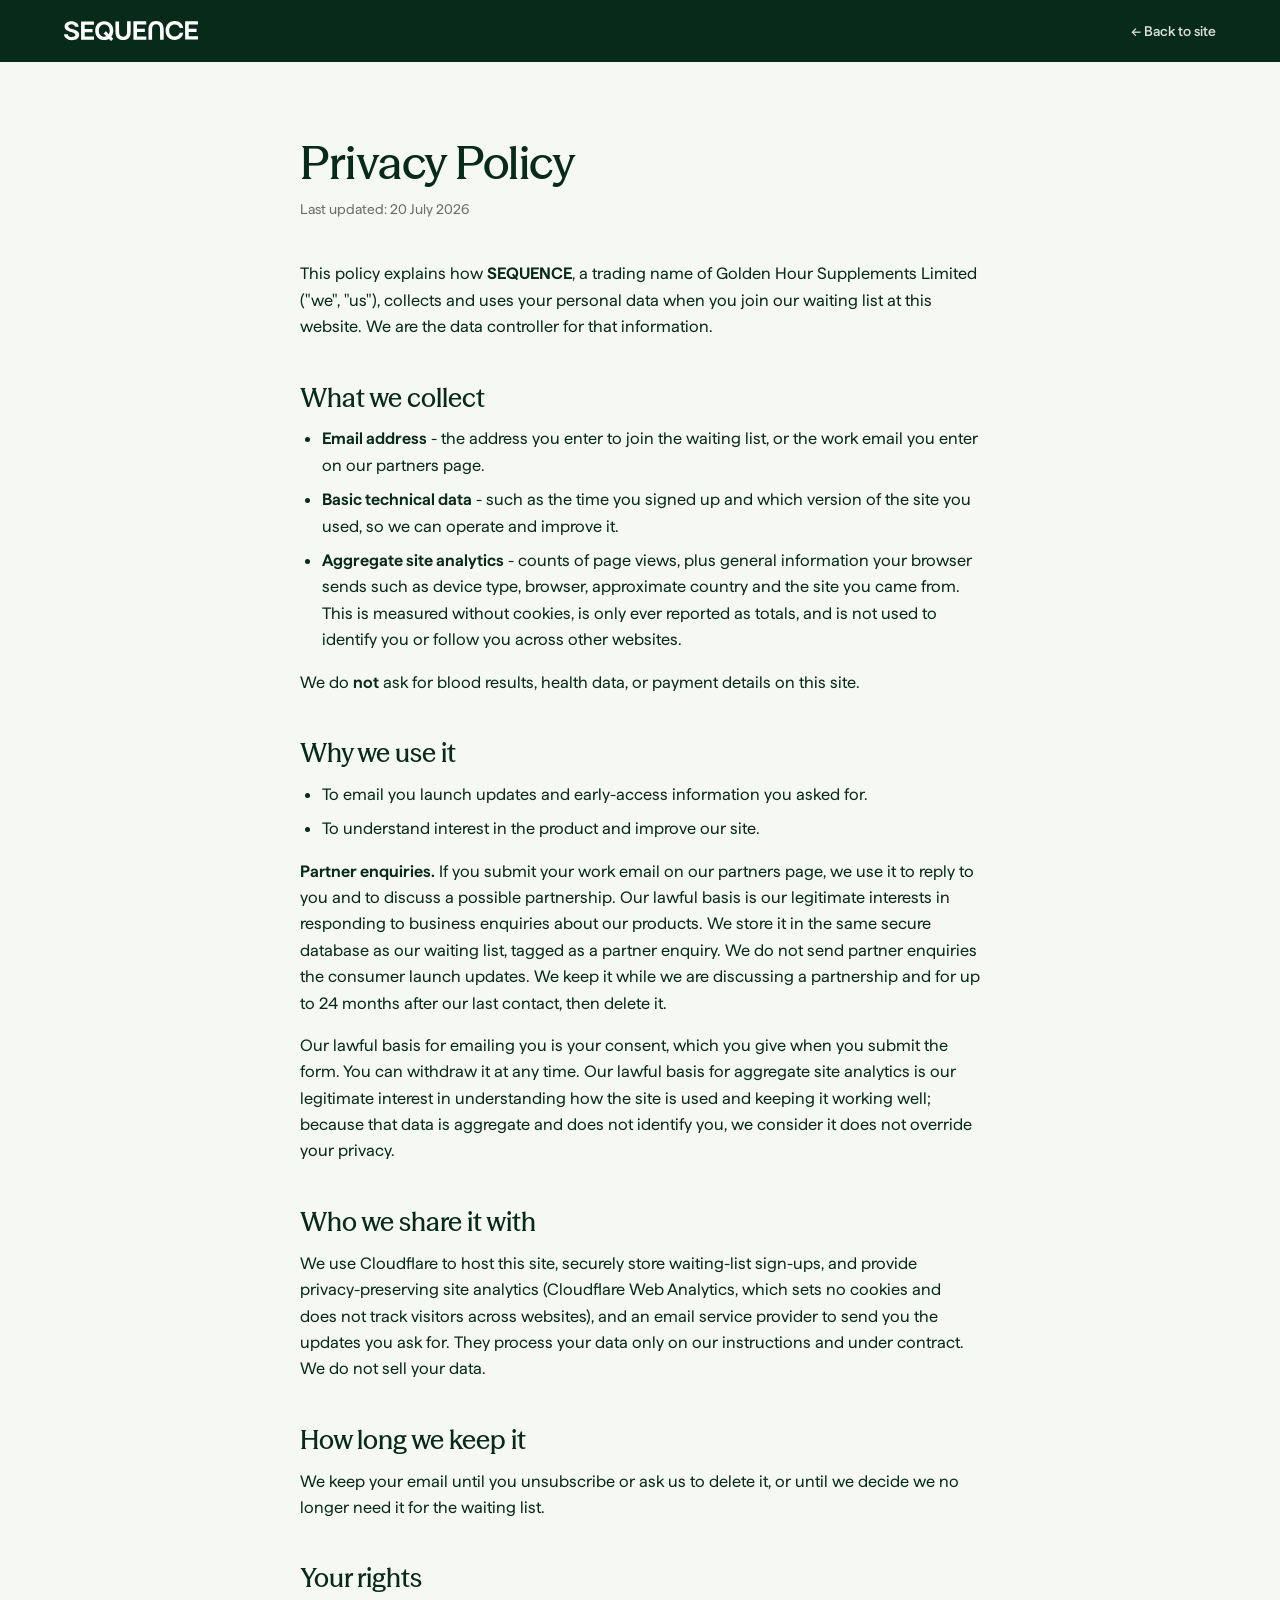
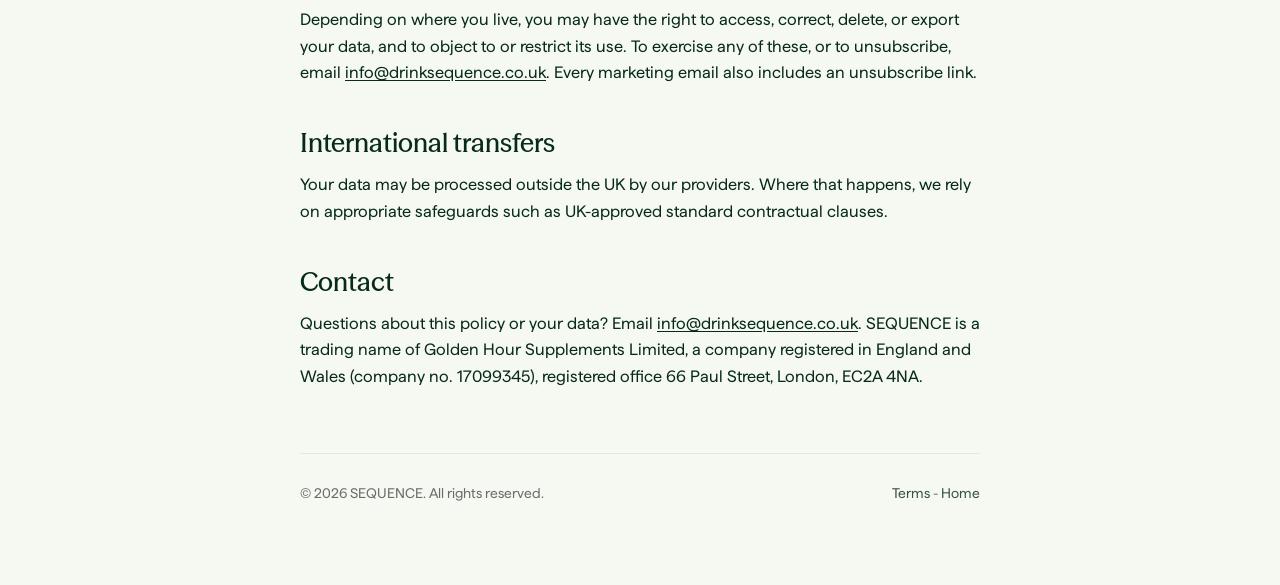
<file: privacy.html>
<!doctype html>
<html lang="en-GB">
<head>
<meta charset="utf-8">
<meta name="viewport" content="width=device-width, initial-scale=1">
<title>Privacy Policy — SEQUENCE</title>
<meta name="robots" content="noindex">
<meta name="description" content="How SEQUENCE handles the personal data you share when joining the waiting list.">
<link rel="canonical" href="https://sqnc.co.uk/privacy.html">
<link rel="icon" href="/favicon.ico" sizes="any">
<link rel="icon" type="image/svg+xml" href="/assets/SQNC_V_GREEN.svg">
<link rel="apple-touch-icon" href="/apple-touch-icon.png">
<link rel="stylesheet" href="legal.css">
</head>
<body>
<header class="lp-top">
  <a class="brand" href="index.html" aria-label="SEQUENCE home"><img src="assets/SEQUENCE_GREEN.svg" alt="SEQUENCE" width="181" height="27"></a>
  <a class="back" href="index.html">&larr; Back to site</a>
</header>

<main class="lp">
  <h1>Privacy Policy</h1>
  <p class="updated">Last updated: 20 July 2026</p>

  <p>This policy explains how <strong>SEQUENCE</strong>, a trading name of Golden Hour Supplements Limited ("we", "us"), collects and uses your personal data when you join our waiting list at this website. We are the data controller for that information.</p>

  <h2>What we collect</h2>
  <ul>
    <li><strong>Email address</strong> - the address you enter to join the waiting list, or the work email you enter on our partners page.</li>
    <li><strong>Basic technical data</strong> - such as the time you signed up and which version of the site you used, so we can operate and improve it.</li>
    <li><strong>Aggregate site analytics</strong> - counts of page views, plus general information your browser sends such as device type, browser, approximate country and the site you came from. This is measured without cookies, is only ever reported as totals, and is not used to identify you or follow you across other websites.</li>
  </ul>
  <p>We do <strong>not</strong> ask for blood results, health data, or payment details on this site.</p>

  <h2>Why we use it</h2>
  <ul>
    <li>To email you launch updates and early-access information you asked for.</li>
    <li>To understand interest in the product and improve our site.</li>
  </ul>
  <p><strong>Partner enquiries.</strong> If you submit your work email on our partners page, we use it to reply to you and to discuss a possible partnership. Our lawful basis is our legitimate interests in responding to business enquiries about our products. We store it in the same secure database as our waiting list, tagged as a partner enquiry. We do not send partner enquiries the consumer launch updates. We keep it while we are discussing a partnership and for up to 24 months after our last contact, then delete it.</p>

  <p>Our lawful basis for emailing you is your consent, which you give when you submit the form. You can withdraw it at any time. Our lawful basis for aggregate site analytics is our legitimate interest in understanding how the site is used and keeping it working well; because that data is aggregate and does not identify you, we consider it does not override your privacy.</p>

  <h2>Who we share it with</h2>
  <p>We use Cloudflare to host this site, securely store waiting-list sign-ups, and provide privacy-preserving site analytics (Cloudflare Web Analytics, which sets no cookies and does not track visitors across websites), and an email service provider to send you the updates you ask for. They process your data only on our instructions and under contract. We do not sell your data.</p>

  <h2>How long we keep it</h2>
  <p>We keep your email until you unsubscribe or ask us to delete it, or until we decide we no longer need it for the waiting list.</p>

  <h2>Your rights</h2>
  <p>Depending on where you live, you may have the right to access, correct, delete, or export your data, and to object to or restrict its use. To exercise any of these, or to unsubscribe, email <a class="inline" href="mailto:info@drinksequence.co.uk">info@drinksequence.co.uk</a>. Every marketing email also includes an unsubscribe link.</p>

  <h2>International transfers</h2>
  <p>Your data may be processed outside the UK by our providers. Where that happens, we rely on appropriate safeguards such as UK-approved standard contractual clauses.</p>

  <h2>Contact</h2>
  <p>Questions about this policy or your data? Email <a class="inline" href="mailto:info@drinksequence.co.uk">info@drinksequence.co.uk</a>. SEQUENCE is a trading name of Golden Hour Supplements Limited, a company registered in England and Wales (company no.&nbsp;17099345), registered office 66 Paul Street, London, EC2A&nbsp;4NA.</p>

  <div class="lp-foot">
    <span>&copy; 2026 SEQUENCE. All rights reserved.</span>
    <span><a href="terms.html">Terms</a> - <a href="index.html">Home</a></span>
  </div>
</main>
<!-- Cloudflare Web Analytics: cookieless, aggregate. Installed manually rather than via
     the zone's automatic injection, which does not fire for this Pages-served site.
     The host + connect target are allow-listed in _headers' CSP. -->
<script defer src="https://static.cloudflareinsights.com/beacon.min.js" data-cf-beacon='{"token": "dfd569a6862741c08c95ff2cf74a2d43"}'></script>
</body>
</html>
</file>
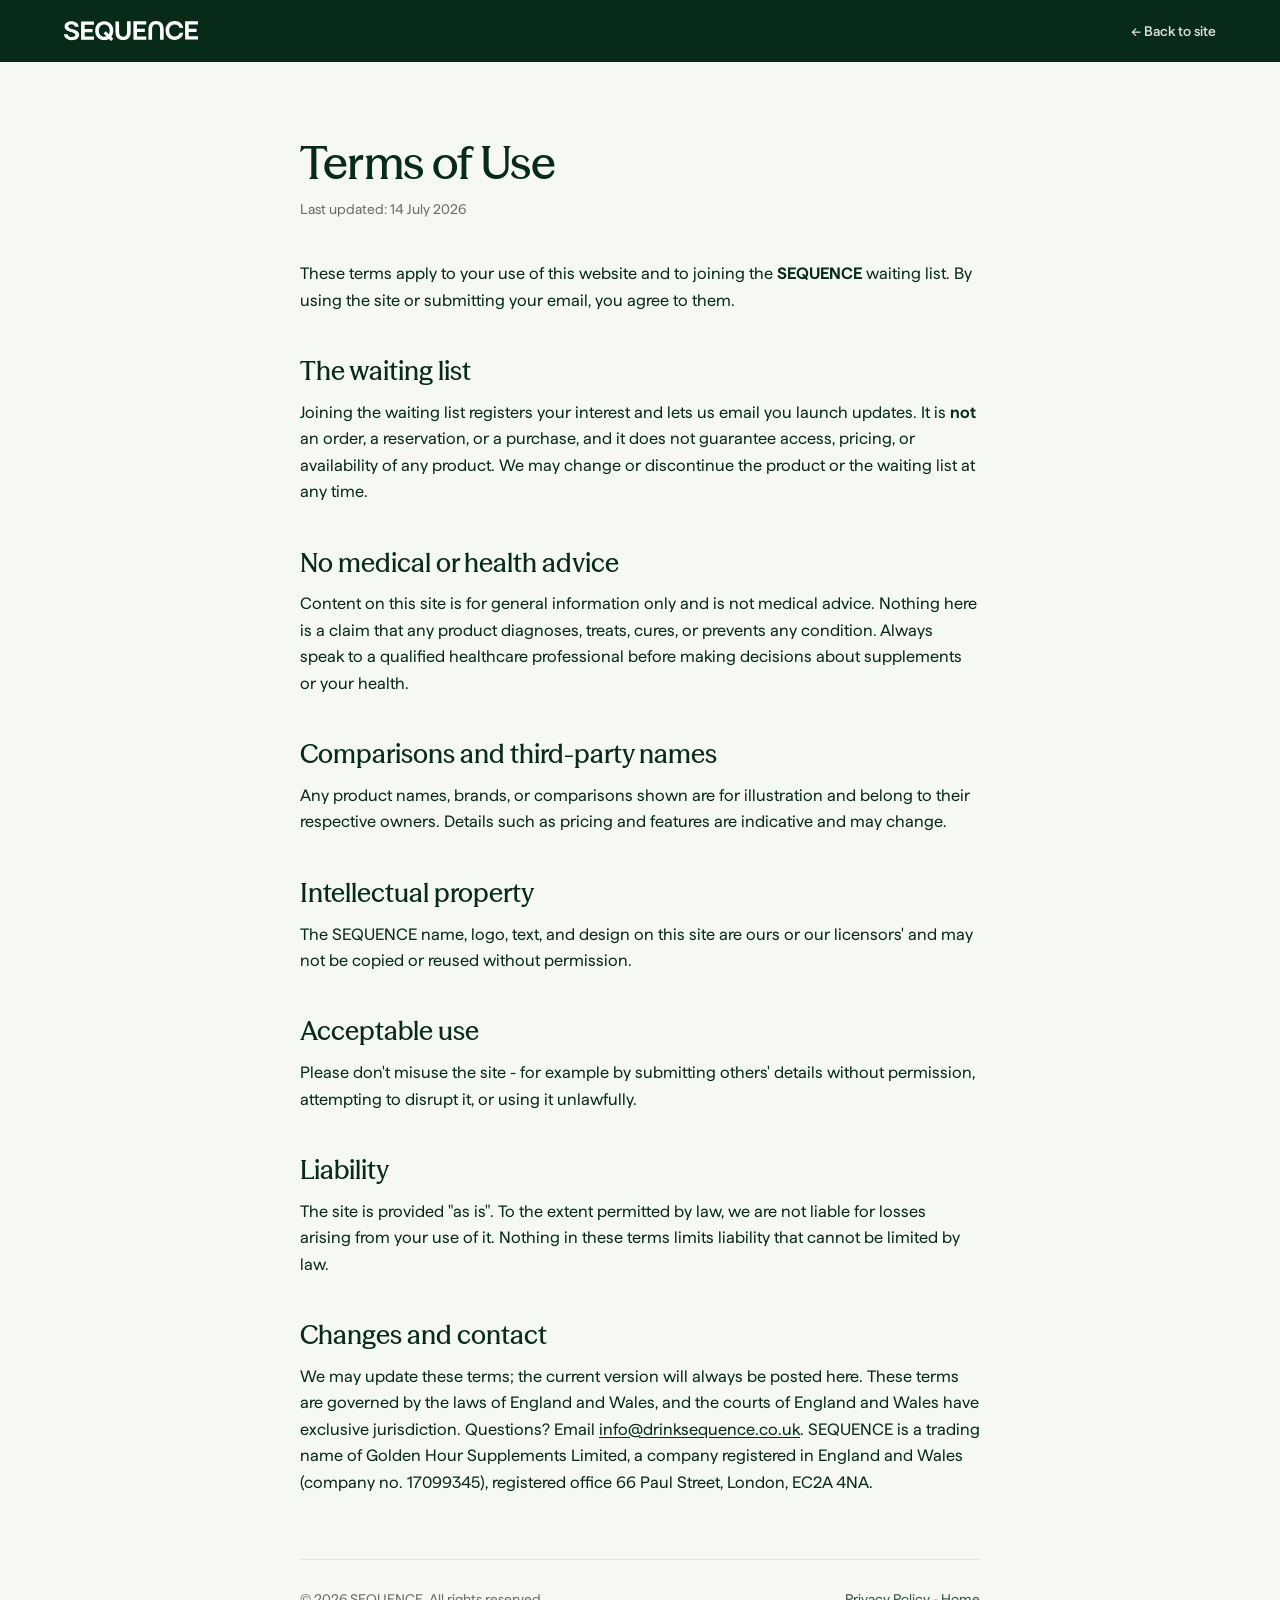
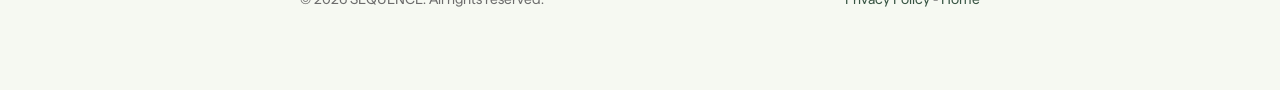
<file: terms.html>
<!doctype html>
<html lang="en-GB">
<head>
<meta charset="utf-8">
<meta name="viewport" content="width=device-width, initial-scale=1">
<title>Terms — SEQUENCE</title>
<meta name="robots" content="noindex">
<meta name="description" content="The terms that apply when you join the SEQUENCE waiting list.">
<link rel="canonical" href="https://sqnc.co.uk/terms.html">
<link rel="icon" href="/favicon.ico" sizes="any">
<link rel="icon" type="image/svg+xml" href="/assets/SQNC_V_GREEN.svg">
<link rel="apple-touch-icon" href="/apple-touch-icon.png">
<link rel="stylesheet" href="legal.css">
</head>
<body>
<header class="lp-top">
  <a class="brand" href="index.html" aria-label="SEQUENCE home"><img src="assets/SEQUENCE_GREEN.svg" alt="SEQUENCE" width="181" height="27"></a>
  <a class="back" href="index.html">&larr; Back to site</a>
</header>

<main class="lp">
  <h1>Terms of Use</h1>
  <p class="updated">Last updated: 14 July 2026</p>

  <p>These terms apply to your use of this website and to joining the <strong>SEQUENCE</strong> waiting list. By using the site or submitting your email, you agree to them.</p>

  <h2>The waiting list</h2>
  <p>Joining the waiting list registers your interest and lets us email you launch updates. It is <strong>not</strong> an order, a reservation, or a purchase, and it does not guarantee access, pricing, or availability of any product. We may change or discontinue the product or the waiting list at any time.</p>

  <h2>No medical or health advice</h2>
  <p>Content on this site is for general information only and is not medical advice. Nothing here is a claim that any product diagnoses, treats, cures, or prevents any condition. Always speak to a qualified healthcare professional before making decisions about supplements or your health.</p>

  <h2>Comparisons and third-party names</h2>
  <p>Any product names, brands, or comparisons shown are for illustration and belong to their respective owners. Details such as pricing and features are indicative and may change.</p>

  <h2>Intellectual property</h2>
  <p>The SEQUENCE name, logo, text, and design on this site are ours or our licensors' and may not be copied or reused without permission.</p>

  <h2>Acceptable use</h2>
  <p>Please don't misuse the site - for example by submitting others' details without permission, attempting to disrupt it, or using it unlawfully.</p>

  <h2>Liability</h2>
  <p>The site is provided "as is". To the extent permitted by law, we are not liable for losses arising from your use of it. Nothing in these terms limits liability that cannot be limited by law.</p>

  <h2>Changes and contact</h2>
  <p>We may update these terms; the current version will always be posted here. These terms are governed by the laws of England and Wales, and the courts of England and Wales have exclusive jurisdiction. Questions? Email <a class="inline" href="mailto:info@drinksequence.co.uk">info@drinksequence.co.uk</a>. SEQUENCE is a trading name of Golden Hour Supplements Limited, a company registered in England and Wales (company no.&nbsp;17099345), registered office 66 Paul Street, London, EC2A&nbsp;4NA.</p>

  <div class="lp-foot">
    <span>&copy; 2026 SEQUENCE. All rights reserved.</span>
    <span><a href="privacy.html">Privacy Policy</a> - <a href="index.html">Home</a></span>
  </div>
</main>
<!-- Cloudflare Web Analytics: cookieless, aggregate. Installed manually rather than via
     the zone's automatic injection, which does not fire for this Pages-served site.
     The host + connect target are allow-listed in _headers' CSP. -->
<script defer src="https://static.cloudflareinsights.com/beacon.min.js" data-cf-beacon='{"token": "dfd569a6862741c08c95ff2cf74a2d43"}'></script>
</body>
</html>
</file>
<file: legal.css>
@font-face{font-family:'Matter';font-style:normal;font-weight:400;font-display:swap;
  src:url('assets/fonts/matter-400.woff2') format('woff2')}
@font-face{font-family:'Matter';font-style:normal;font-weight:500;font-display:swap;
  src:url('assets/fonts/matter-500.woff2') format('woff2')}
@font-face{font-family:'Matter';font-style:normal;font-weight:600;font-display:swap;
  src:url('assets/fonts/matter-600.woff2') format('woff2')}
@font-face{font-family:'Season Mix';font-style:normal;font-weight:500;font-display:swap;
  src:url('assets/fonts/seasonmix-500.woff2') format('woff2')}

:root{
  --green:#072B18; --mineral:#F6F9F2; --lime:#B1FC63;
  --sans:'Matter','Inter',system-ui,-apple-system,sans-serif;
  --serif:'Season Mix',Georgia,serif;
  --ease:cubic-bezier(.16,1,.3,1);
}
*{box-sizing:border-box}
html{-webkit-text-size-adjust:100%}
body{margin:0;font-family:var(--sans);color:var(--green);background:var(--mineral);
  font-weight:400;line-height:1.6;-webkit-font-smoothing:antialiased}
a{color:inherit}

/* top bar */
.lp-top{background:var(--green);padding:20px clamp(20px,5vw,64px);
  display:flex;align-items:center;justify-content:space-between}
.lp-top a.brand{display:inline-flex;align-items:center}
.lp-top img{filter:brightness(0) invert(1);height:20px;width:auto;display:block}
.lp-top a.back{color:#fff;text-decoration:none;font-weight:500;font-size:14px;opacity:.85;
  transition:opacity .2s var(--ease)}
.lp-top a.back:hover{opacity:1}

/* content column */
main.lp{max-width:760px;margin:0 auto;padding:clamp(40px,6vw,80px) clamp(20px,5vw,40px) 80px}
.lp-note{background:#fff;border:1px solid #e2e8dc;border-left:4px solid var(--lime);
  border-radius:12px;padding:14px 18px;font-size:14px;color:#375443;margin-bottom:36px;
  box-shadow:0 10px 30px -18px rgba(7,43,24,.25)}
.lp h1{font-family:var(--serif);font-weight:500;font-size:clamp(32px,5vw,46px);
  line-height:1.06;letter-spacing:-.01em;margin:0 0 10px}
.lp .updated{font-size:14px;color:#6c6c6c;margin:0 0 40px}
.lp h2{font-family:var(--serif);font-weight:500;font-size:clamp(20px,2.4vw,26px);
  margin:44px 0 12px;line-height:1.15}
.lp p{margin:0 0 16px;font-size:16.5px}
.lp ul{margin:0 0 16px;padding-left:22px}
.lp li{margin:0 0 8px;font-size:16.5px}
.lp a.inline{color:var(--green);text-decoration:underline;text-underline-offset:2px}
.lp strong{font-weight:600}

/* footer */
.lp-foot{border-top:1px solid #e2e8dc;margin-top:64px;padding-top:28px;
  display:flex;flex-wrap:wrap;gap:12px 24px;justify-content:space-between;
  font-size:14px;color:#6c6c6c}
.lp-foot a{color:#375443;text-decoration:none}
.lp-foot a:hover{text-decoration:underline}
:focus-visible{outline:2.5px solid var(--green);outline-offset:3px;border-radius:3px}
</file>
